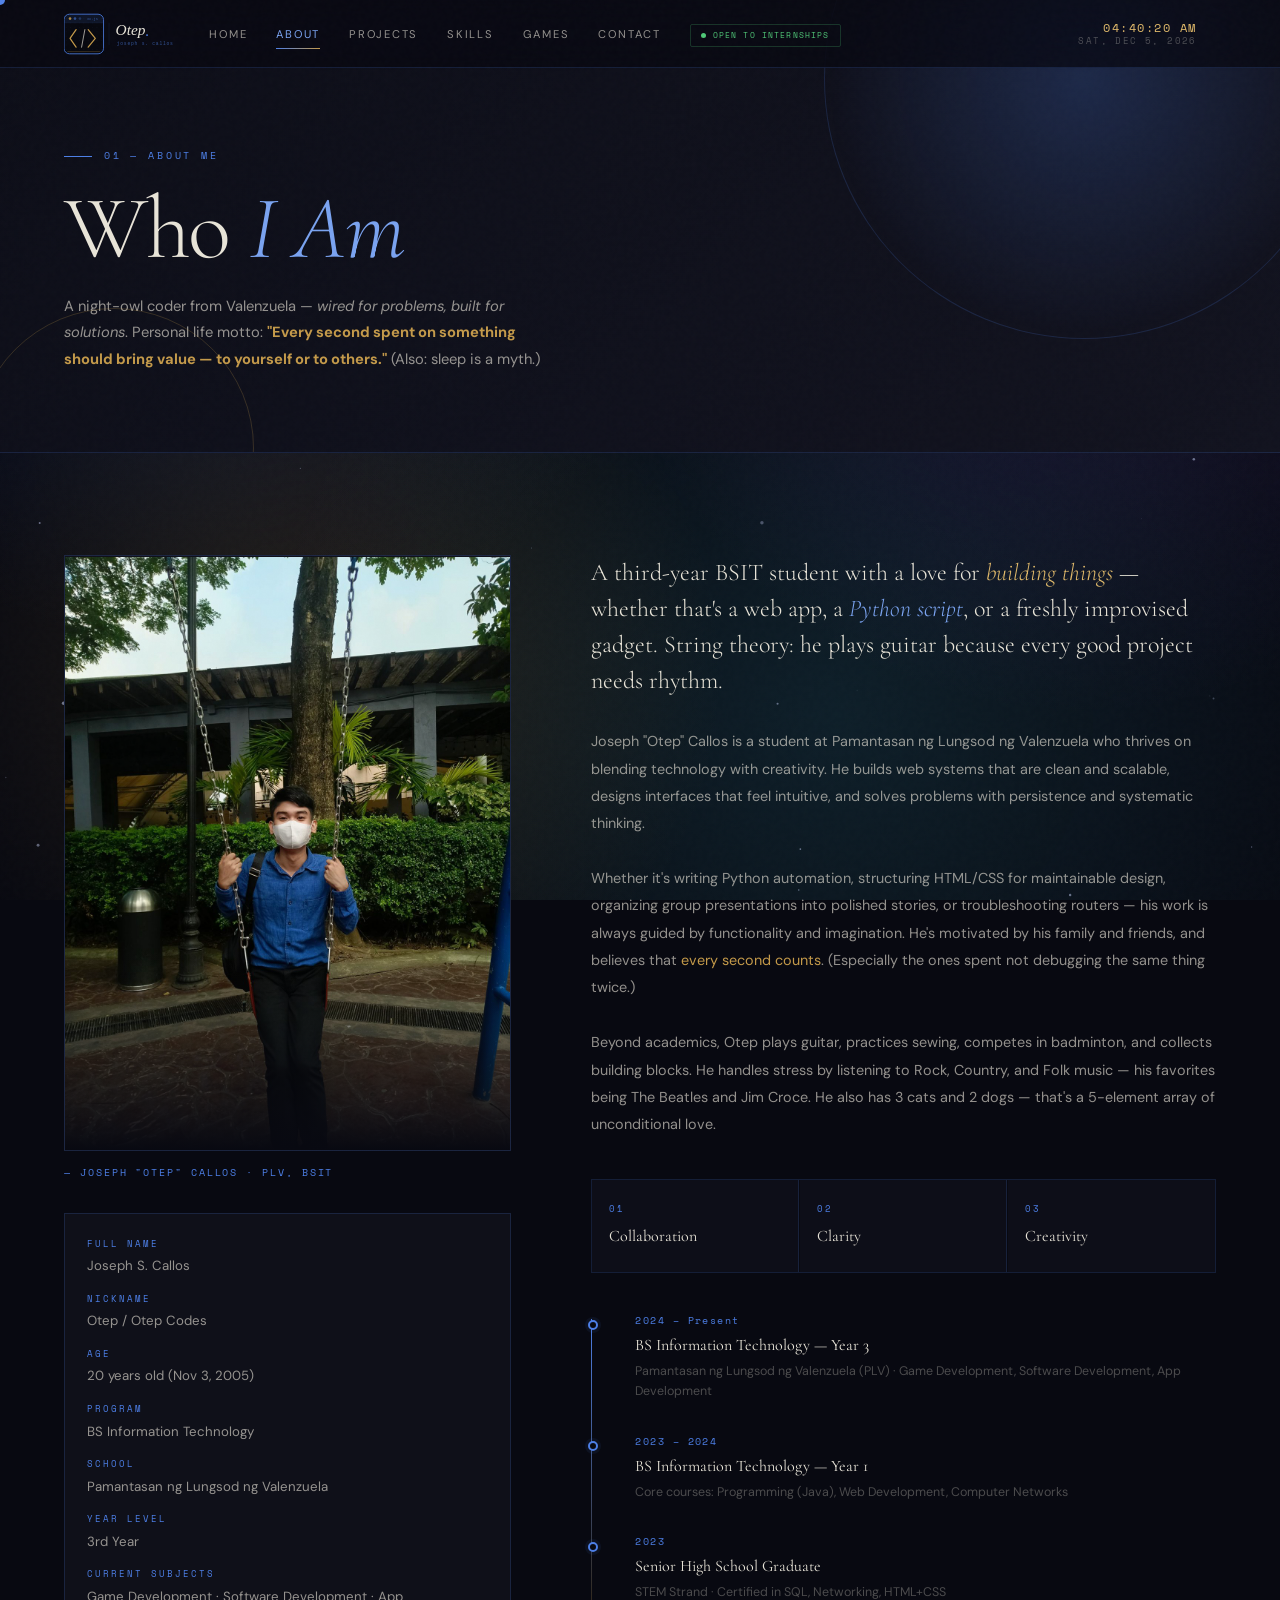
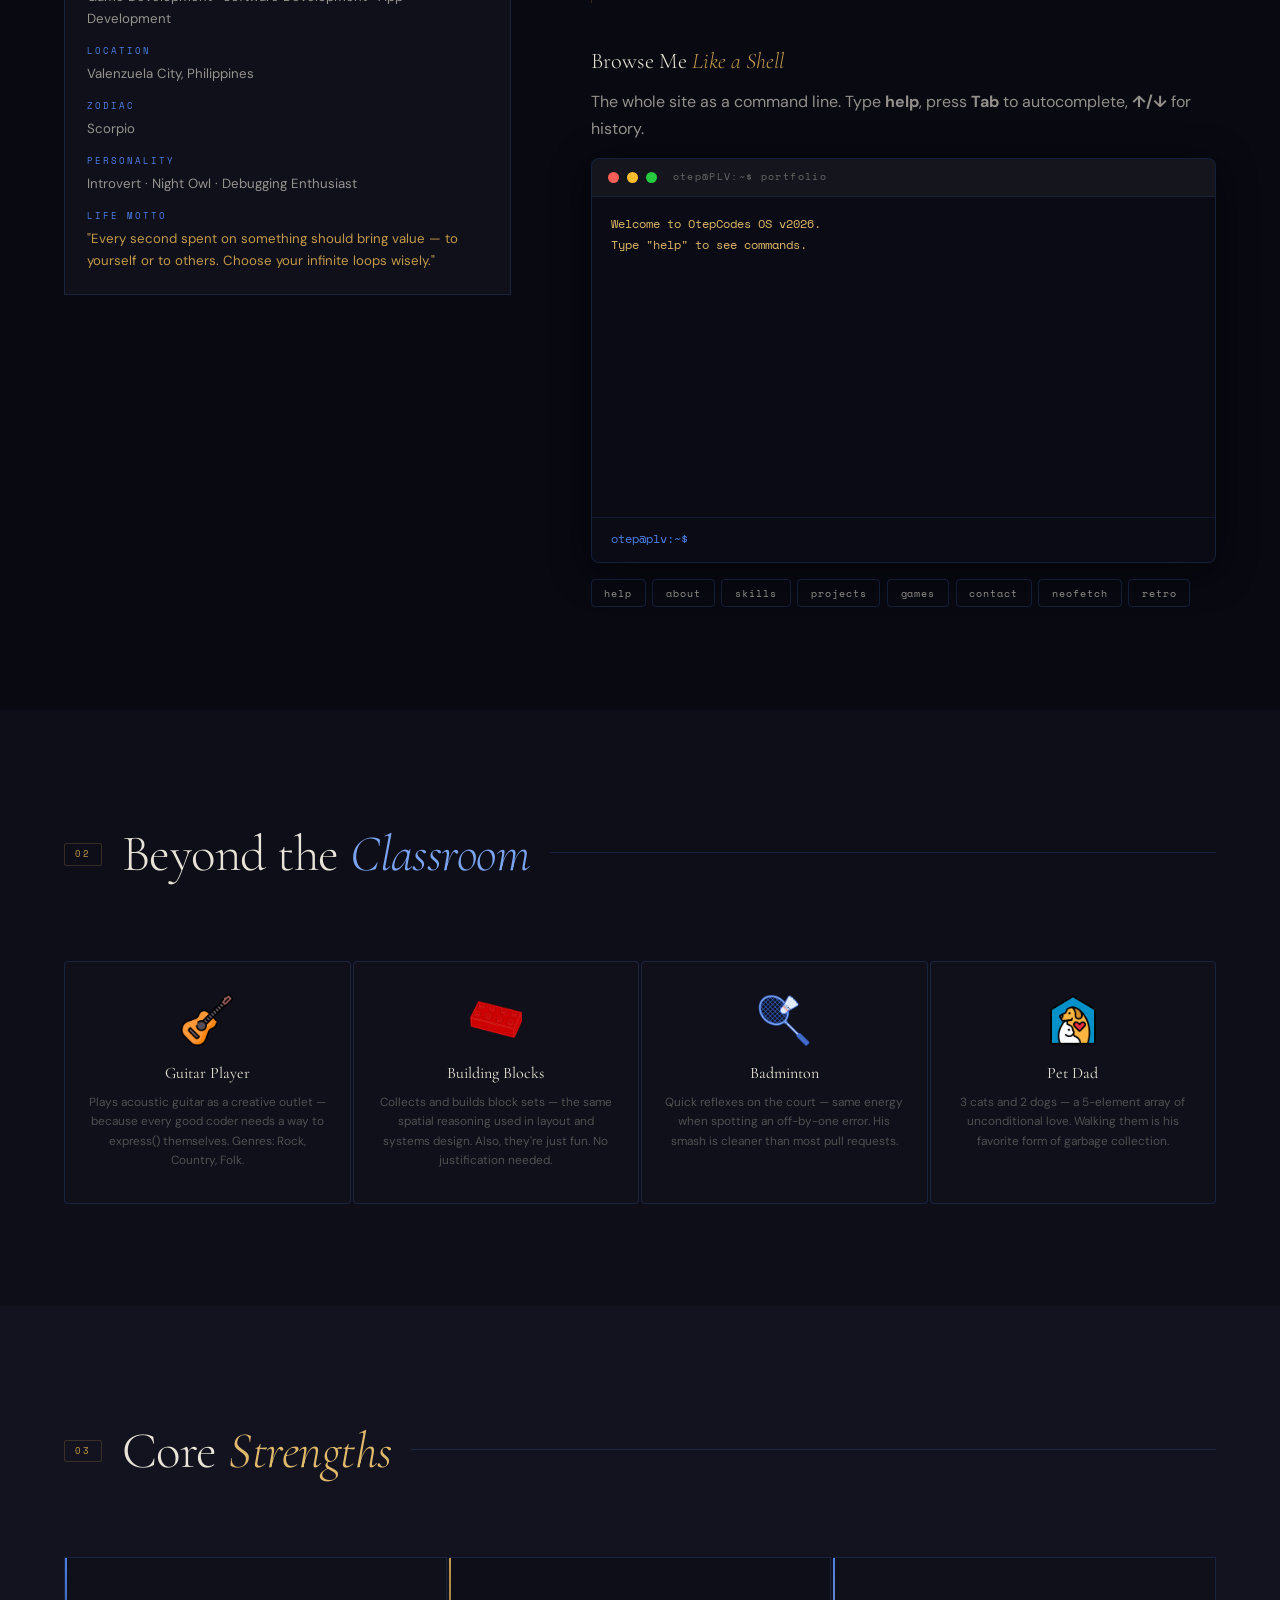
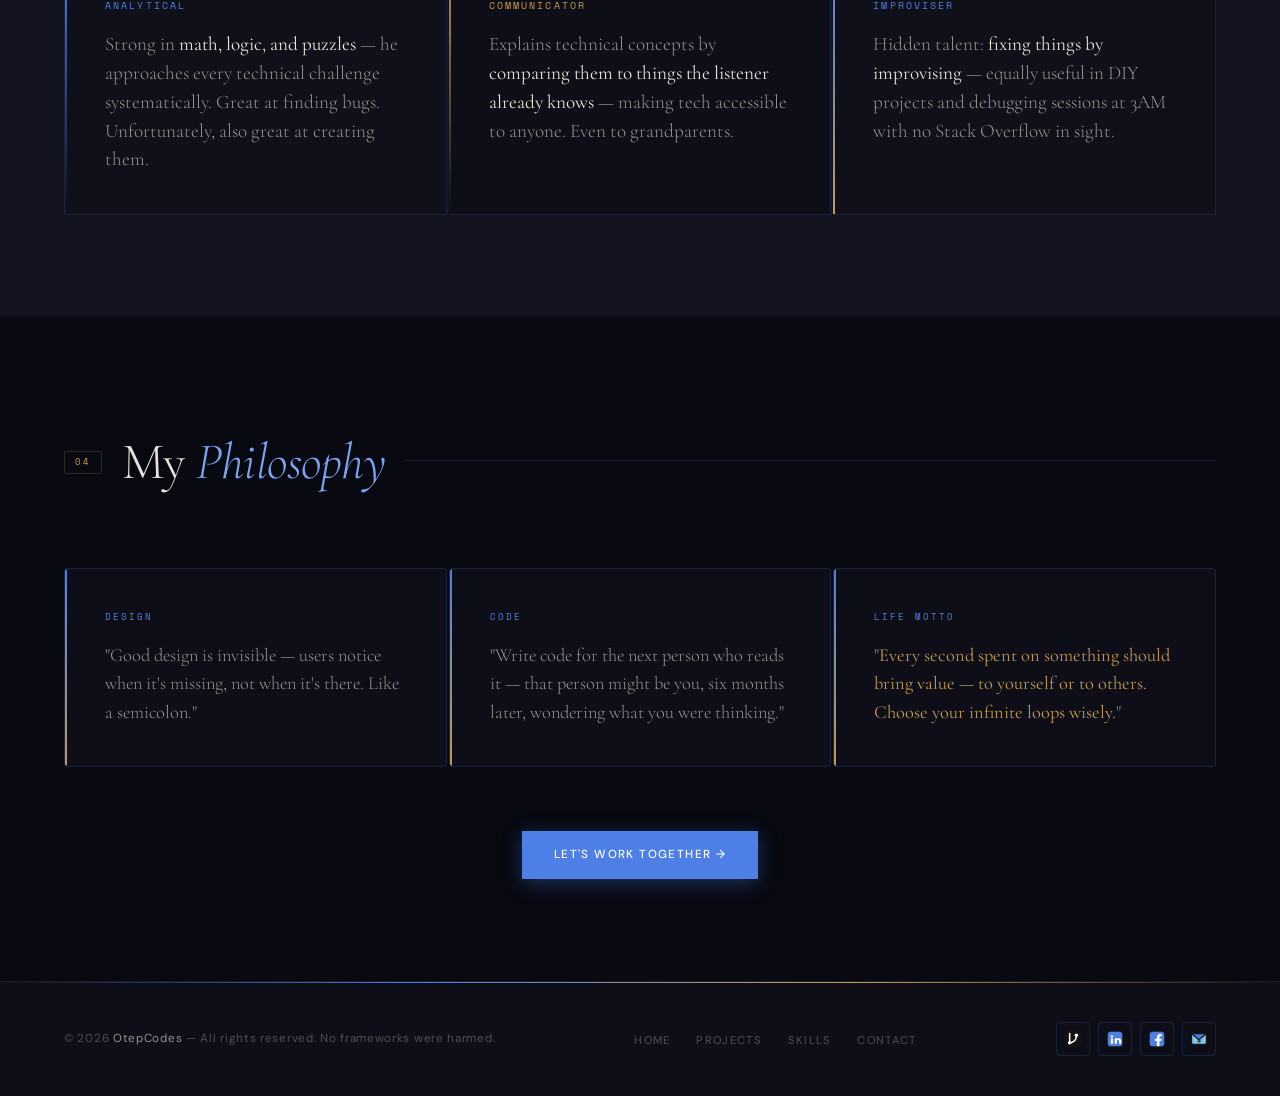
<file: about.html>
<!DOCTYPE html>
<html lang="en" data-theme="dark">
<head>
  <meta charset="UTF-8"/><meta name="viewport" content="width=device-width, initial-scale=1.0"/>
  <title>About — OtepCodes</title>
  <meta name="description" content="Learn about Joseph S. Callos, a BSIT student from PLV focused on web systems, Python, UI/UX design, networking, and practical problem solving."/>
  <meta name="theme-color" content="#080911"/>
  <meta name="color-scheme" content="dark light"/>
  <link rel="icon" href="images/logomark_dark.png"/>
  <link href="https://fonts.googleapis.com/css2?family=Cormorant+Garamond:ital,wght@0,300;0,400;0,600;1,300;1,400&family=DM+Sans:wght@300;400;500&family=Space+Mono&display=swap" rel="stylesheet"/>
  <link rel="stylesheet" href="css/styles.css"/>
  <style>
    /* Terminal widget (About page) */
    .term-wrap{max-width:900px;margin:0 auto}
    .term-win{background:#0a0b14;border:1px solid var(--border);border-radius:8px;overflow:hidden;box-shadow:0 8px 40px rgba(0,0,0,.45);font-family:var(--f-mono)}
    [data-theme="light"] .term-win{background:#1a1b2e}
    .term-bar{display:flex;align-items:center;gap:.5rem;padding:.65rem 1rem;background:rgba(255,255,255,.04);border-bottom:1px solid rgba(77,127,230,.12)}
    .term-bar .terminal-title{margin-left:.5rem;color:rgba(232,228,216,.4);font-size:.6rem;letter-spacing:.14em}
    .term-out{height:min(55vh,460px);overflow-y:auto;padding:1rem 1.2rem;font-size:.78rem;line-height:1.7;color:#e8e4d8}
    .term-out div{white-space:pre-wrap;word-break:break-word}
    .t-dim{color:rgba(232,228,216,.55)}.t-gold{color:var(--gold-lt)}.t-blue{color:var(--blue-lt)}.t-err{color:var(--red)}.t-ok{color:var(--green)}
    .term-line{display:flex;gap:.6rem;align-items:center;padding:.7rem 1.2rem;border-top:1px solid rgba(77,127,230,.12)}
    .term-line span{color:var(--blue);font-size:.78rem;flex-shrink:0}
    .term-line input{flex:1;min-width:0;background:transparent;border:0;outline:0;color:#e8e4d8;font:inherit;font-size:.82rem;caret-color:var(--gold)}
    .term-chips{display:flex;flex-wrap:wrap;gap:.4rem;margin-top:1rem}
    .term-chip{font-family:var(--f-mono);font-size:.6rem;letter-spacing:.1em;padding:.4rem .8rem;border:1px solid var(--border);background:transparent;color:var(--text-dim);cursor:pointer;border-radius:var(--radius)}
    .term-chip:hover{border-color:var(--blue);color:var(--blue);background:var(--blue-glow)}
    .term-intro{text-align:center;color:var(--text-dim);margin:-1.5rem auto 2rem;max-width:620px}
    /* Terminal panel inside the About right column (fills the space below the timeline) */
    .about-terminal{margin-top:2.5rem}
    .about-terminal .term-wrap{max-width:none}
    .about-terminal .term-out{height:320px}
    .about-terminal .term-intro{margin:0 0 1rem;text-align:left;max-width:none}
    .about-terminal h3{font-family:var(--f-display);font-weight:300;font-size:1.4rem;margin-bottom:.6rem}
    .about-terminal h3 em{font-style:italic;color:var(--gold)}
  </style>
</head>
<body>
<a class="skip-link" href="#about-bio">Skip to content</a>
<div id="progress-bar"></div><div id="cursor"></div><div id="page-cover"></div>
<div class="mobile-nav" id="mobileNav" role="dialog" aria-modal="true" aria-hidden="true">
  <div class="mob-sheet">
    <div class="mob-bar">
      <span class="terminal-dot" style="background:#ff5f57"></span>
      <span class="terminal-dot" style="background:#febc2e"></span>
      <span class="terminal-dot" style="background:#28c840"></span>
      <span class="mob-title">otep@plv:~$ menu</span>
      <button class="mob-close" onclick="closeMobile()" aria-label="Close menu">✕</button>
    </div>
    <div class="mob-grid" role="navigation" aria-label="Mobile navigation">
      <a class="mob-tile" href="index.html" onclick="closeMobile()"><span class="mob-ico"><img class="mob-ico-img" src="images/icons/home.svg" alt=""></span><span class="mob-label">Home</span><span class="mob-num">01 · start here</span></a>
      <a class="mob-tile" href="about.html" onclick="closeMobile()"><span class="mob-ico"><img class="mob-ico-img" src="images/icons/user.svg" alt=""></span><span class="mob-label">About</span><span class="mob-num">02 · who I am</span></a>
      <a class="mob-tile" href="projects.html" onclick="closeMobile()"><span class="mob-ico"><img class="mob-ico-img" src="images/icons/briefcase.svg" alt=""></span><span class="mob-label">Projects</span><span class="mob-num">03 · built things</span></a>
      <a class="mob-tile" href="skills.html" onclick="closeMobile()"><span class="mob-ico"><img class="mob-ico-img" src="images/icons/tools.svg" alt=""></span><span class="mob-label">Skills</span><span class="mob-num">04 · tools &amp; certs</span></a>
      <a class="mob-tile" href="games.html" onclick="closeMobile()"><span class="mob-ico"><img class="mob-ico-img" src="images/icons/gamepad.svg" alt=""></span><span class="mob-label">Games</span><span class="mob-num">05 · 20 mini games</span></a>
      <a class="mob-tile" href="contact.html" onclick="closeMobile()"><span class="mob-ico"><img class="mob-ico-img" src="images/icons/mail.svg" alt=""></span><span class="mob-label">Contact</span><span class="mob-num">06 · say hello</span></a>
      <a class="mob-tile" href="terminal.html" onclick="closeMobile()" style="grid-column:1/-1"><span class="mob-ico"><img class="mob-ico-img" src="images/icons/keyboard.svg" alt=""></span><span class="mob-label">Terminal</span><span class="mob-num">07 · browse me like a shell</span></a>
    </div>
    <div class="mob-foot">
      <button class="mob-theme" onclick="document.getElementById('navLogoBtn') && document.getElementById('navLogoBtn').click()"><img class="mob-theme-img" src="images/icons/theme.svg" alt=""> Toggle theme</button>
      <span class="mob-sub">OtepCodes · PLV BSIT</span>
    </div>
  </div>
</div>
<nav id="nav" aria-label="Primary navigation">
  <button class="nav-logo" id="navLogoBtn" aria-label="Toggle light/dark mode" title="Click to toggle theme">
    <img class="site-logo" src="images/logo-dark.svg" alt="OtepCodes" height="44"/>
  </button>
  <ul class="nav-links">
    <li><a href="index.html">Home</a></li><li><a href="about.html">About</a></li>
    <li><a href="projects.html">Projects</a></li><li><a href="skills.html">Skills</a></li>
    <li><a href="games.html">Games</a></li><li><a href="contact.html">Contact</a></li>
  </ul>
  <span class="nav-clock" aria-label="Manila time"><span class="nav-clock-time" data-clock-time>--:--</span><span class="nav-clock-date" data-clock-date></span></span><button class="hamburger" id="hamburger" type="button" aria-label="Open navigation" aria-controls="mobileNav" aria-expanded="false"><span></span><span></span><span></span></button>
</nav>

<header class="page-header">
  <p class="ph-label">01 — About Me</p>
  <h1 class="ph-title">Who <em>I Am</em></h1>
  <p class="ph-desc">A night-owl coder from Valenzuela — <em>wired for problems, built for solutions</em>. Personal life motto: <strong style="color:var(--gold)">"Every second spent on something should bring value — to yourself or to others."</strong> (Also: sleep is a myth.)</p>
</header>

<section id="about-bio">
  <div class="about-grid">
    <div class="about-photo-col reveal left">
      <div class="about-photo-frame">
        <img src="images/photos/me.jpg" alt="Photo of Joseph Callos"/>
      </div>
      <p class="about-photo-caption">Joseph "Otep" Callos · PLV, BSIT</p>
      <div class="info-card">
        <div class="info-row"><p class="info-label">Full Name</p><p class="info-value">Joseph S. Callos</p></div>
        <div class="info-row"><p class="info-label">Nickname</p><p class="info-value">Otep / Otep Codes</p></div>
        <div class="info-row"><p class="info-label">Age</p><p class="info-value">20 years old (Nov 3, 2005)</p></div>
        <div class="info-row"><p class="info-label">Program</p><p class="info-value">BS Information Technology</p></div>
        <div class="info-row"><p class="info-label">School</p><p class="info-value">Pamantasan ng Lungsod ng Valenzuela</p></div>
        <div class="info-row"><p class="info-label">Year Level</p><p class="info-value">3rd Year</p></div>
        <div class="info-row"><p class="info-label">Current Subjects</p><p class="info-value">Game Development · Software Development · App Development</p></div>
        <div class="info-row"><p class="info-label">Location</p><p class="info-value">Valenzuela City, Philippines</p></div>
        <div class="info-row"><p class="info-label">Zodiac</p><p class="info-value">Scorpio</p></div>
        <div class="info-row"><p class="info-label">Personality</p><p class="info-value">Introvert · Night Owl · Debugging Enthusiast</p></div>
        <div class="info-row" style="margin-bottom:0"><p class="info-label">Life Motto</p><p class="info-value" style="color:var(--gold)">"Every second spent on something should bring value — to yourself or to others. Choose your infinite loops wisely."</p></div>
      </div>
    </div>

    <div class="about-content reveal rd2">
      <p class="about-intro">
        A third-year BSIT student with a love for <em>building things</em> —
        whether that's a web app, a <span class="b">Python script</span>, or a freshly improvised gadget.
        String theory: he plays guitar because every good project needs rhythm.
      </p>
      <p class="about-body">
        Joseph "Otep" Callos is a student at Pamantasan ng Lungsod ng Valenzuela who thrives on blending technology
        with creativity. He builds web systems that are clean and scalable, designs interfaces that feel intuitive,
        and solves problems with persistence and systematic thinking.
        <br><br>
        Whether it's writing Python automation, structuring HTML/CSS for maintainable design, organizing group
        presentations into polished stories, or troubleshooting routers — his work is always guided by functionality
        and imagination. He's motivated by his family and friends, and believes that
        <strong style="color:var(--gold);font-weight:400">every second counts</strong>.
        (Especially the ones spent not debugging the same thing twice.)
        <br><br>
        Beyond academics, Otep plays guitar, practices sewing, competes in badminton, and collects building blocks.
        He handles stress by listening to Rock, Country, and Folk music — his favorites being The Beatles and Jim Croce.
        He also has 3 cats and 2 dogs — that's a 5-element array of unconditional love.
      </p>

      <div class="values-row">
        <div class="val-card"><p class="val-num">01</p><p class="val-name">Collaboration</p></div>
        <div class="val-card"><p class="val-num">02</p><p class="val-name">Clarity</p></div>
        <div class="val-card"><p class="val-num">03</p><p class="val-name">Creativity</p></div>
      </div>

      <div class="timeline">
        <div class="tl-item">
          <p class="tl-year">2024 – Present</p>
          <p class="tl-title">BS Information Technology — Year 3</p>
          <p class="tl-desc">Pamantasan ng Lungsod ng Valenzuela (PLV) · Game Development, Software Development, App Development</p>
        </div>
        <div class="tl-item">
          <p class="tl-year">2023 – 2024</p>
          <p class="tl-title">BS Information Technology — Year 1</p>
          <p class="tl-desc">Core courses: Programming (Java), Web Development, Computer Networks</p>
        </div>
        <div class="tl-item">
          <p class="tl-year">2023</p>
          <p class="tl-title">Senior High School Graduate</p>
          <p class="tl-desc">STEM Strand · Certified in SQL, Networking, HTML+CSS</p>
        </div>
      </div>

      <!-- TERMINAL — in the right column, filling the space below the timeline -->
      <div class="about-terminal reveal">
        <h3>Browse Me <em>Like a Shell</em></h3>
        <p class="term-intro">The whole site as a command line. Type <strong>help</strong>, press <strong>Tab</strong> to autocomplete, <strong>↑/↓</strong> for history.</p>
        <div class="term-wrap">
          <div class="term-win" id="termWin">
            <div class="term-bar">
              <span class="terminal-dot dot-red"></span><span class="terminal-dot dot-yellow"></span><span class="terminal-dot dot-green"></span>
              <span class="terminal-title">otep@PLV:~$ portfolio</span>
            </div>
            <div class="term-out" id="termOut" role="log" aria-live="polite"></div>
            <label class="term-line" for="termInput"><span>otep@plv:~$</span>
              <input id="termInput" type="text" autocomplete="off" autocapitalize="off" autocorrect="off" spellcheck="false" aria-label="Terminal command"/>
            </label>
          </div>
          <div class="term-chips" id="termChips" aria-label="Quick commands"></div>
        </div>
      </div>
    </div>
  </div>
</section>

<!-- FUN FACTS -->
<section id="fun-facts" style="background:var(--bg-2);">
  <div class="section-header reveal">
    <span class="section-num">02</span>
    <h2 class="section-title">Beyond the <em>Classroom</em></h2>
    <div class="section-line"></div>
  </div>
  <div class="facts-grid">
    <div class="fact-card reveal rd1">
      <img class="fact-icon-img" src="images/photos/guitar.png" alt="Guitar"/>
      <p class="fact-title">Guitar Player</p>
      <p class="fact-desc">Plays acoustic guitar as a creative outlet — because every good coder needs a way to express() themselves. Genres: Rock, Country, Folk.</p>
    </div>
    <div class="fact-card reveal rd2">
      <img class="fact-icon-img" src="images/photos/blocks.png" alt="Building Blocks"/>
      <p class="fact-title">Building Blocks</p>
      <p class="fact-desc">Collects and builds block sets — the same spatial reasoning used in layout and systems design. Also, they're just fun. No justification needed.</p>
    </div>
    <div class="fact-card reveal rd3">
      <img class="fact-icon-img" src="images/photos/badminton.png" alt="Badminton"/>
      <p class="fact-title">Badminton</p>
      <p class="fact-desc">Quick reflexes on the court — same energy when spotting an off-by-one error. His smash is cleaner than most pull requests.</p>
    </div>
    <div class="fact-card reveal rd4">
      <img class="fact-icon-img" src="images/photos/pets.png" alt="Pets"/>
      <p class="fact-title">Pet Dad</p>
      <p class="fact-desc">3 cats and 2 dogs — a 5-element array of unconditional love. Walking them is his favorite form of garbage collection.</p>
    </div>
  </div>
</section>

<!-- STRENGTH PILLARS -->
<section id="strengths" style="background:var(--bg-3);">
  <div class="section-header reveal">
    <span class="section-num">03</span>
    <h2 class="section-title">Core <span class="g">Strengths</span></h2>
    <div class="section-line"></div>
  </div>
  <div style="display:grid;grid-template-columns:repeat(3,1fr);gap:2px;" class="reveal">
    <div style="padding:2.5rem;background:var(--bg-card);border:1px solid var(--border);position:relative;overflow:hidden;">
      <div style="position:absolute;left:0;top:0;bottom:0;width:2px;background:linear-gradient(to bottom,var(--blue),transparent)"></div>
      <p style="font-family:var(--f-mono);font-size:.6rem;letter-spacing:.22em;color:var(--blue);text-transform:uppercase;margin-bottom:1rem;">Analytical</p>
      <p style="font-family:var(--f-display);font-size:1.2rem;font-weight:300;line-height:1.5;color:var(--text-dim);">Strong in <strong style="color:var(--text);font-weight:400">math, logic, and puzzles</strong> — he approaches every technical challenge systematically. Great at finding bugs. Unfortunately, also great at creating them.</p>
    </div>
    <div style="padding:2.5rem;background:var(--bg-2);border:1px solid var(--border);border-left:none;position:relative;overflow:hidden;">
      <div style="position:absolute;left:0;top:0;bottom:0;width:2px;background:linear-gradient(to bottom,var(--gold),transparent)"></div>
      <p style="font-family:var(--f-mono);font-size:.6rem;letter-spacing:.22em;color:var(--gold);text-transform:uppercase;margin-bottom:1rem;">Communicator</p>
      <p style="font-family:var(--f-display);font-size:1.2rem;font-weight:300;line-height:1.5;color:var(--text-dim);">Explains technical concepts by <strong style="color:var(--text);font-weight:400">comparing them to things the listener already knows</strong> — making tech accessible to anyone. Even to grandparents.</p>
    </div>
    <div style="padding:2.5rem;background:var(--bg-card);border:1px solid var(--border);border-left:none;position:relative;overflow:hidden;">
      <div style="position:absolute;left:0;top:0;bottom:0;width:2px;background:linear-gradient(to bottom,var(--blue),var(--gold))"></div>
      <p style="font-family:var(--f-mono);font-size:.6rem;letter-spacing:.22em;color:var(--blue);text-transform:uppercase;margin-bottom:1rem;">Improviser</p>
      <p style="font-family:var(--f-display);font-size:1.2rem;font-weight:300;line-height:1.5;color:var(--text-dim);">Hidden talent: <strong style="color:var(--text);font-weight:400">fixing things by improvising</strong> — equally useful in DIY projects and debugging sessions at 3AM with no Stack Overflow in sight.</p>
    </div>
  </div>
</section>

<!-- PHILOSOPHY -->
<section id="philosophy">
  <div class="section-header reveal">
    <span class="section-num">04</span>
    <h2 class="section-title">My <em>Philosophy</em></h2>
    <div class="section-line"></div>
  </div>
  <div class="quote-grid reveal">
    <div class="quote-card">
      <p class="quote-cat">Design</p>
      <p class="quote-text">"Good design is invisible — users notice when it's missing, not when it's there. Like a semicolon."</p>
    </div>
    <div class="quote-card">
      <p class="quote-cat">Code</p>
      <p class="quote-text">"Write code for the next person who reads it — that person might be you, six months later, wondering what you were thinking."</p>
    </div>
    <div class="quote-card">
      <p class="quote-cat">Life Motto</p>
      <p class="quote-text">"<strong style='color:var(--gold);font-weight:400'>Every second spent on something should bring value — to yourself or to others. Choose your infinite loops wisely.</strong>"</p>
    </div>
  </div>
  <div style="display:flex;justify-content:center;margin-top:4rem;" class="reveal">
    <a href="contact.html" class="btn btn-primary"><span>Let's Work Together →</span></a>
  </div>
</section>

<footer>
  <p class="footer-copy">© 2026 <strong>OtepCodes</strong> — All rights reserved. No frameworks were harmed.</p>
  <ul class="footer-links">
    <li><a href="index.html">Home</a></li><li><a href="projects.html">Projects</a></li>
    <li><a href="skills.html">Skills</a></li><li><a href="contact.html">Contact</a></li>
  </ul>
  <div class="footer-socials">
    <a href="https://github.com/otep808" target="_blank" rel="noopener noreferrer" class="social-btn" title="GitHub"><img class="social-ico-img" src="images/icons/github.svg" alt="GitHub"></a>
    <a href="https://www.linkedin.com/in/joseph-callos-329b153b8" target="_blank" rel="noopener noreferrer" class="social-btn" title="LinkedIn"><img class="social-ico-img" src="images/icons/linkedin.svg" alt="LinkedIn"></a>
    <a href="https://www.facebook.com/joseph.callos.8" target="_blank" rel="noopener noreferrer" class="social-btn" title="Facebook"><img class="social-ico-img" src="images/icons/facebook.svg" alt="Facebook"></a>
    <a href="mailto:callosjoseph818@gmail.com" class="social-btn"><img class="social-ico-img" src="images/icons/mail.svg" alt="Email"></a>
  </div>
</footer>
<script src="javascript/main.js"></script>
<script src="javascript/terminal.js"></script>
</body>
</html>
</file>
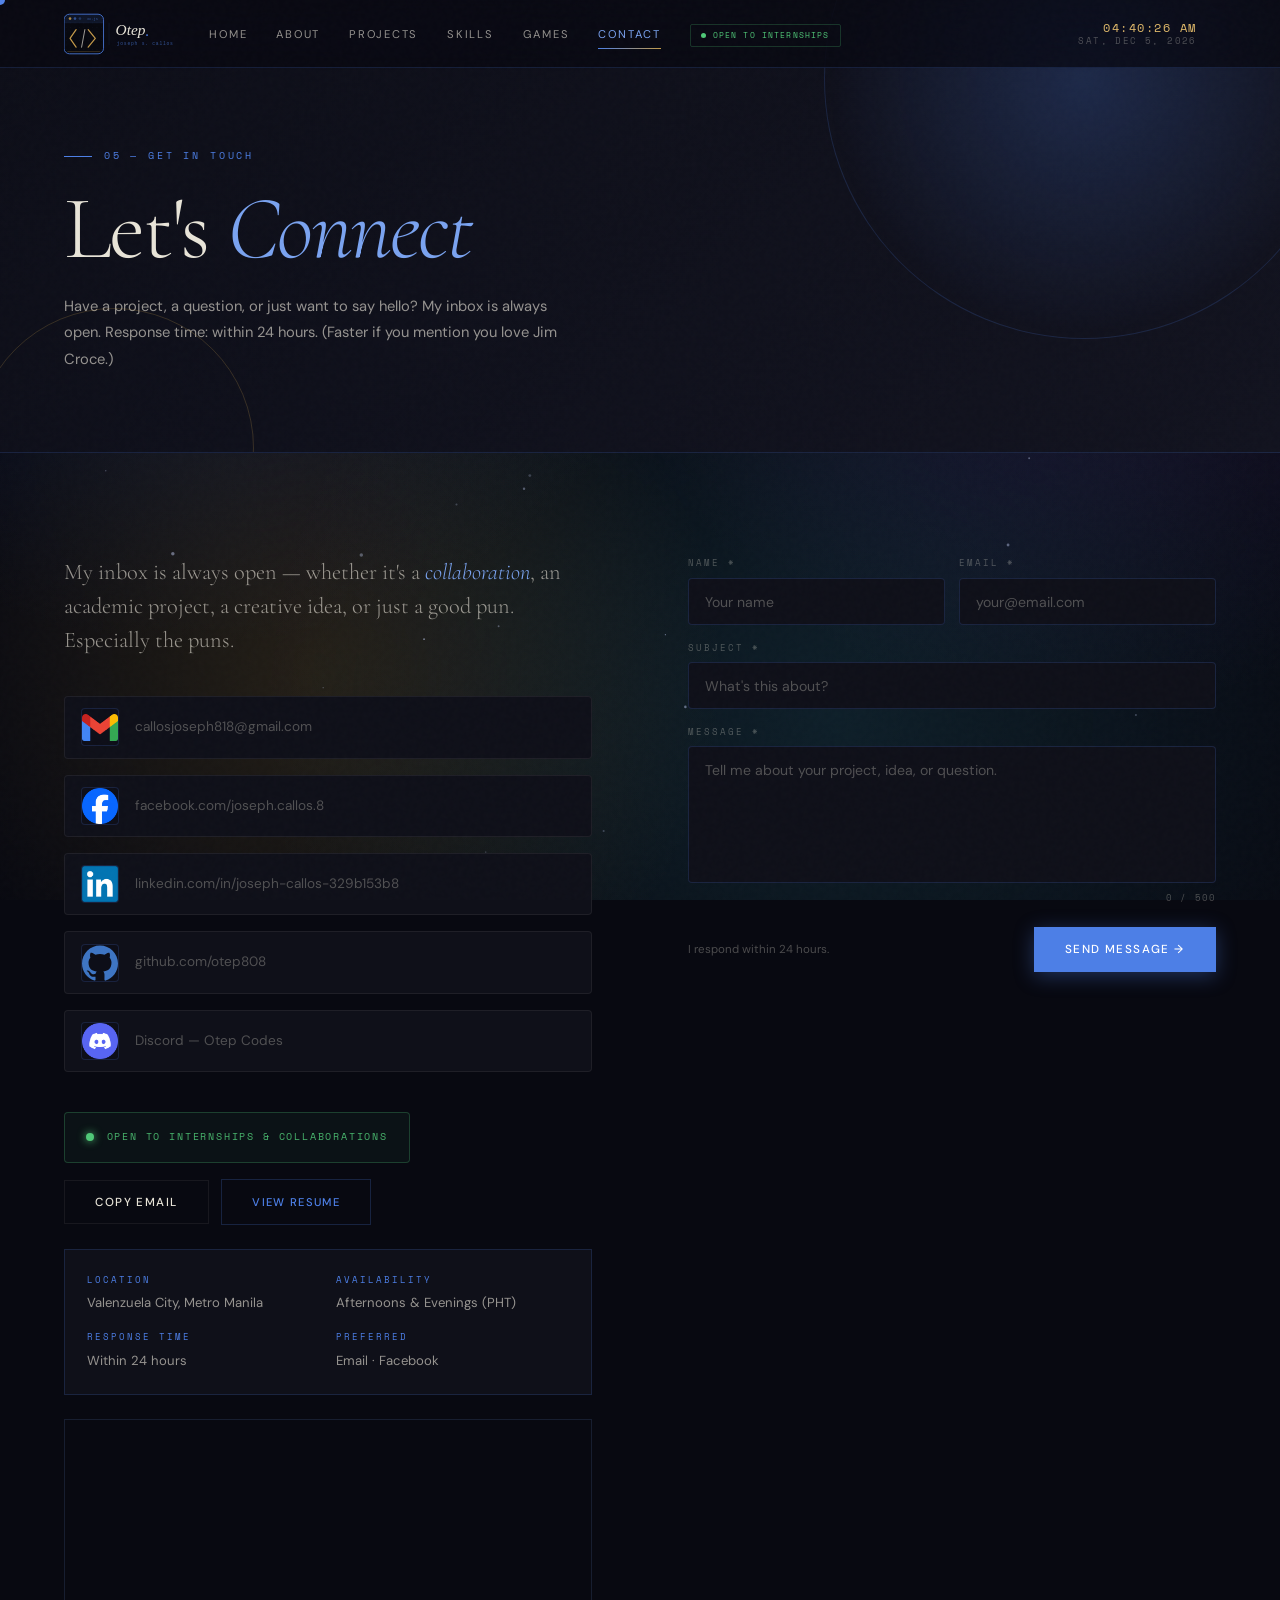
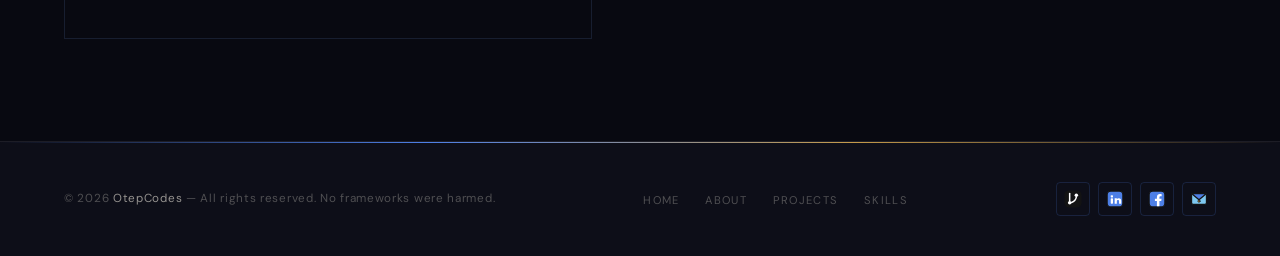
<file: contact.html>
<!DOCTYPE html>
<html lang="en" data-theme="dark">
<head>
  <meta charset="UTF-8"/><meta name="viewport" content="width=device-width, initial-scale=1.0"/>
  <title>Contact — OtepCodes</title>
  <meta name="description" content="Contact Joseph S. Callos for internships, collaborations, freelance web projects, academic work, and UI/UX or development questions."/>
  <meta name="theme-color" content="#080911"/>
  <meta name="color-scheme" content="dark light"/>
  <link rel="icon" href="images/logomark_dark.png"/>
  <link href="https://fonts.googleapis.com/css2?family=Cormorant+Garamond:ital,wght@0,300;0,400;0,600;1,300;1,400&family=DM+Sans:wght@300;400;500&family=Space+Mono&display=swap" rel="stylesheet"/>
  <link rel="stylesheet" href="css/styles.css"/>

  <!-- <script src="https://cdn.jsdelivr.net/npm/@emailjs/browser@4/dist/email.min.js"></script> -->
  <!-- <script>emailjs.init('YOUR_PUBLIC_KEY');</script> -->
</head>
<body>
<a class="skip-link" href="#contact">Skip to content</a>
<div id="progress-bar"></div><div id="cursor"></div><div id="page-cover"></div>
<div class="mobile-nav" id="mobileNav" role="dialog" aria-modal="true" aria-hidden="true">
  <div class="mob-sheet">
    <div class="mob-bar">
      <span class="terminal-dot" style="background:#ff5f57"></span>
      <span class="terminal-dot" style="background:#febc2e"></span>
      <span class="terminal-dot" style="background:#28c840"></span>
      <span class="mob-title">otep@plv:~$ menu</span>
      <button class="mob-close" onclick="closeMobile()" aria-label="Close menu">✕</button>
    </div>
    <div class="mob-grid" role="navigation" aria-label="Mobile navigation">
      <a class="mob-tile" href="index.html" onclick="closeMobile()"><span class="mob-ico"><img class="mob-ico-img" src="images/icons/home.svg" alt=""></span><span class="mob-label">Home</span><span class="mob-num">01 · start here</span></a>
      <a class="mob-tile" href="about.html" onclick="closeMobile()"><span class="mob-ico"><img class="mob-ico-img" src="images/icons/user.svg" alt=""></span><span class="mob-label">About</span><span class="mob-num">02 · who I am</span></a>
      <a class="mob-tile" href="projects.html" onclick="closeMobile()"><span class="mob-ico"><img class="mob-ico-img" src="images/icons/briefcase.svg" alt=""></span><span class="mob-label">Projects</span><span class="mob-num">03 · built things</span></a>
      <a class="mob-tile" href="skills.html" onclick="closeMobile()"><span class="mob-ico"><img class="mob-ico-img" src="images/icons/tools.svg" alt=""></span><span class="mob-label">Skills</span><span class="mob-num">04 · tools &amp; certs</span></a>
      <a class="mob-tile" href="games.html" onclick="closeMobile()"><span class="mob-ico"><img class="mob-ico-img" src="images/icons/gamepad.svg" alt=""></span><span class="mob-label">Games</span><span class="mob-num">05 · 20 mini games</span></a>
      <a class="mob-tile" href="contact.html" onclick="closeMobile()"><span class="mob-ico"><img class="mob-ico-img" src="images/icons/mail.svg" alt=""></span><span class="mob-label">Contact</span><span class="mob-num">06 · say hello</span></a>
      <a class="mob-tile" href="terminal.html" onclick="closeMobile()" style="grid-column:1/-1"><span class="mob-ico"><img class="mob-ico-img" src="images/icons/keyboard.svg" alt=""></span><span class="mob-label">Terminal</span><span class="mob-num">07 · browse me like a shell</span></a>
    </div>
    <div class="mob-foot">
      <button class="mob-theme" onclick="document.getElementById('navLogoBtn') && document.getElementById('navLogoBtn').click()"><img class="mob-theme-img" src="images/icons/theme.svg" alt=""> Toggle theme</button>
      <span class="mob-sub">OtepCodes · PLV BSIT</span>
    </div>
  </div>
</div>
<nav id="nav" aria-label="Primary navigation">
  <button class="nav-logo" id="navLogoBtn" aria-label="Toggle light/dark mode" title="Click to toggle theme">
    <img class="site-logo" src="images/logo-dark.svg" alt="OtepCodes" height="44"/>
  </button>
  <ul class="nav-links">
    <li><a href="index.html">Home</a></li><li><a href="about.html">About</a></li>
    <li><a href="projects.html">Projects</a></li><li><a href="skills.html">Skills</a></li>
    <li><a href="games.html">Games</a></li><li><a href="contact.html">Contact</a></li>
  </ul>
  <span class="nav-clock" aria-label="Manila time"><span class="nav-clock-time" data-clock-time>--:--</span><span class="nav-clock-date" data-clock-date></span></span><button class="hamburger" id="hamburger" type="button" aria-label="Open navigation" aria-controls="mobileNav" aria-expanded="false"><span></span><span></span><span></span></button>
</nav>

<header class="page-header">
  <p class="ph-label">05 — Get In Touch</p>
  <h1 class="ph-title">Let's <em>Connect</em></h1>
  <p class="ph-desc">Have a project, a question, or just want to say hello? My inbox is always open. Response time: within 24 hours. (Faster if you mention you love Jim Croce.)</p>
</header>

<section id="contact">
  <div class="contact-grid">

    <!-- Info -->
    <div class="reveal left">
      <p class="contact-intro">
        My inbox is always open — whether it's a <em>collaboration</em>, an academic project,
        a creative idea, or just a good pun. Especially the puns.
      </p>

      <div class="contact-links">
        <a href="mailto:callosjoseph818@gmail.com" class="c-link">
          <div class="c-icon"><img src="images/gmail.png" alt="Email"></div>callosjoseph818@gmail.com
        </a>
        <a href="https://www.facebook.com/joseph.callos.8" target="_blank" rel="noopener noreferrer" class="c-link">
          <div class="c-icon"><img src="images/facebook.png" alt="FB"></div>facebook.com/joseph.callos.8
        </a>
        <a href="https://www.linkedin.com/in/joseph-callos-329b153b8" target="_blank" rel="noopener noreferrer" class="c-link">
          <div class="c-icon"><img src="images/linkedIn.png" alt="LI"></div>linkedin.com/in/joseph-callos-329b153b8
        </a>
        <a href="https://github.com/otep808" target="_blank" rel="noopener noreferrer" class="c-link">
          <div class="c-icon"><img src="images/github-color.svg" alt="GH"></div>github.com/otep808
        </a>
        <a href="https://discordapp.com/users/1163857497963102219" target="_blank" rel="noopener noreferrer" class="c-link">
          <div class="c-icon"><img src="images/discord.png" alt="DC"></div>Discord — Otep Codes
        </a>
      </div>

      <div class="avail-badge">
        <span class="avail-dot"></span>
        <span class="avail-text">Open to Internships &amp; Collaborations</span>
      </div>

      <div class="contact-actions">
        <button type="button" class="btn btn-outline" id="copyEmailBtn">Copy Email</button>
        <a href="images/resume.pdf" target="_blank" rel="noopener noreferrer" class="btn btn-ghost">View Resume</a>
      </div>

      <div style="border:1px solid var(--border);padding:1.4rem;background:var(--bg-card);margin-bottom:1.5rem;transition:background .4s;">
        <div style="display:grid;grid-template-columns:1fr 1fr;gap:1rem;">
          <div>
            <p style="font-family:var(--f-mono);font-size:.56rem;letter-spacing:.22em;color:var(--blue);text-transform:uppercase;margin-bottom:.3rem;">Location</p>
            <p style="font-size:.82rem;color:var(--text-dim);">Valenzuela City, Metro Manila</p>
          </div>
          <div>
            <p style="font-family:var(--f-mono);font-size:.56rem;letter-spacing:.22em;color:var(--blue);text-transform:uppercase;margin-bottom:.3rem;">Availability</p>
            <p style="font-size:.82rem;color:var(--text-dim);">Afternoons &amp; Evenings (PHT)</p>
          </div>
          <div>
            <p style="font-family:var(--f-mono);font-size:.56rem;letter-spacing:.22em;color:var(--blue);text-transform:uppercase;margin-bottom:.3rem;">Response Time</p>
            <p style="font-size:.82rem;color:var(--text-dim);">Within 24 hours</p>
          </div>
          <div>
            <p style="font-family:var(--f-mono);font-size:.56rem;letter-spacing:.22em;color:var(--blue);text-transform:uppercase;margin-bottom:.3rem;">Preferred</p>
            <p style="font-size:.82rem;color:var(--text-dim);">Email · Facebook</p>
          </div>
        </div>
      </div>

      <iframe
        class="map-frame"
        title="Gen. T. de Leon, Valenzuela City"
        loading="lazy"
        allowfullscreen
        referrerpolicy="no-referrer-when-downgrade"
        src="https://maps.google.com/maps?q=General+T.+de+Leon,+Valenzuela+City,+Metro+Manila,+Philippines&output=embed&z=15">
      </iframe>
    </div>

    <!-- Form -->
    <div class="reveal rd2">
      <form id="contactForm" action="mailto:callosjoseph818@gmail.com" method="post" enctype="text/plain" novalidate>
        <div class="form-row">
          <div class="form-group">
            <label for="fname">Name *</label>
            <input type="text" id="fname" name="name" placeholder="Your name" autocomplete="name" required aria-describedby="err-fname"/>
            <span class="field-error" id="err-fname" role="alert">Please enter your name.</span>
          </div>
          <div class="form-group">
            <label for="femail">Email *</label>
            <input type="email" id="femail" name="email" placeholder="your@email.com" autocomplete="email" required aria-describedby="err-femail"/>
            <span class="field-error" id="err-femail" role="alert">Please enter a valid email.</span>
          </div>
        </div>
        <div class="form-group full" style="margin-bottom:.9rem;">
          <label for="fsubject">Subject *</label>
          <input type="text" id="fsubject" name="subject" placeholder="What's this about?" autocomplete="off" required aria-describedby="err-fsubject"/>
          <span class="field-error" id="err-fsubject" role="alert">Please enter a subject.</span>
        </div>
        <div class="form-group full">
          <label for="fmsg">Message *</label>
          <textarea id="fmsg" name="message" rows="6" maxlength="500" placeholder="Tell me about your project, idea, or question." required aria-describedby="err-fmsg"></textarea>
          <span class="field-error" id="err-fmsg" role="alert">Please write at least 10 characters.</span>
        </div>
        <p style="font-family:var(--f-mono);font-size:.58rem;letter-spacing:.12em;color:var(--text-faint);text-align:right;margin-top:.4rem;">
          <span id="charCount">0</span> / 500
        </p>
        <div class="form-footer">
          <p class="form-note">I respond within 24 hours.</p>
          <button type="submit" class="btn btn-primary" id="submitBtn">
            <span id="btnText">Send Message →</span>
          </button>
        </div>
        <div class="form-success" id="formSuccess">
          <p>✓ Email draft opened. I will reply within 24 hours once your message is sent.</p>
        </div>
      </form>
    </div>
  </div>
</section>

<footer>
  <p class="footer-copy">© 2026 <strong>OtepCodes</strong> — All rights reserved. No frameworks were harmed.</p>
  <ul class="footer-links">
    <li><a href="index.html">Home</a></li><li><a href="about.html">About</a></li>
    <li><a href="projects.html">Projects</a></li><li><a href="skills.html">Skills</a></li>
  </ul>
  <div class="footer-socials">
    <a href="https://github.com/otep808" target="_blank" rel="noopener noreferrer" class="social-btn" title="GitHub"><img class="social-ico-img" src="images/icons/github.svg" alt="GitHub"></a>
    <a href="https://www.linkedin.com/in/joseph-callos-329b153b8" target="_blank" rel="noopener noreferrer" class="social-btn" title="LinkedIn"><img class="social-ico-img" src="images/icons/linkedin.svg" alt="LinkedIn"></a>
    <a href="https://www.facebook.com/joseph.callos.8" target="_blank" rel="noopener noreferrer" class="social-btn" title="Facebook"><img class="social-ico-img" src="images/icons/facebook.svg" alt="Facebook"></a>
    <a href="mailto:callosjoseph818@gmail.com" class="social-btn"><img class="social-ico-img" src="images/icons/mail.svg" alt="Email"></a>
  </div>
</footer>
<script src="javascript/main.js"></script>
</body>
</html>
</file>
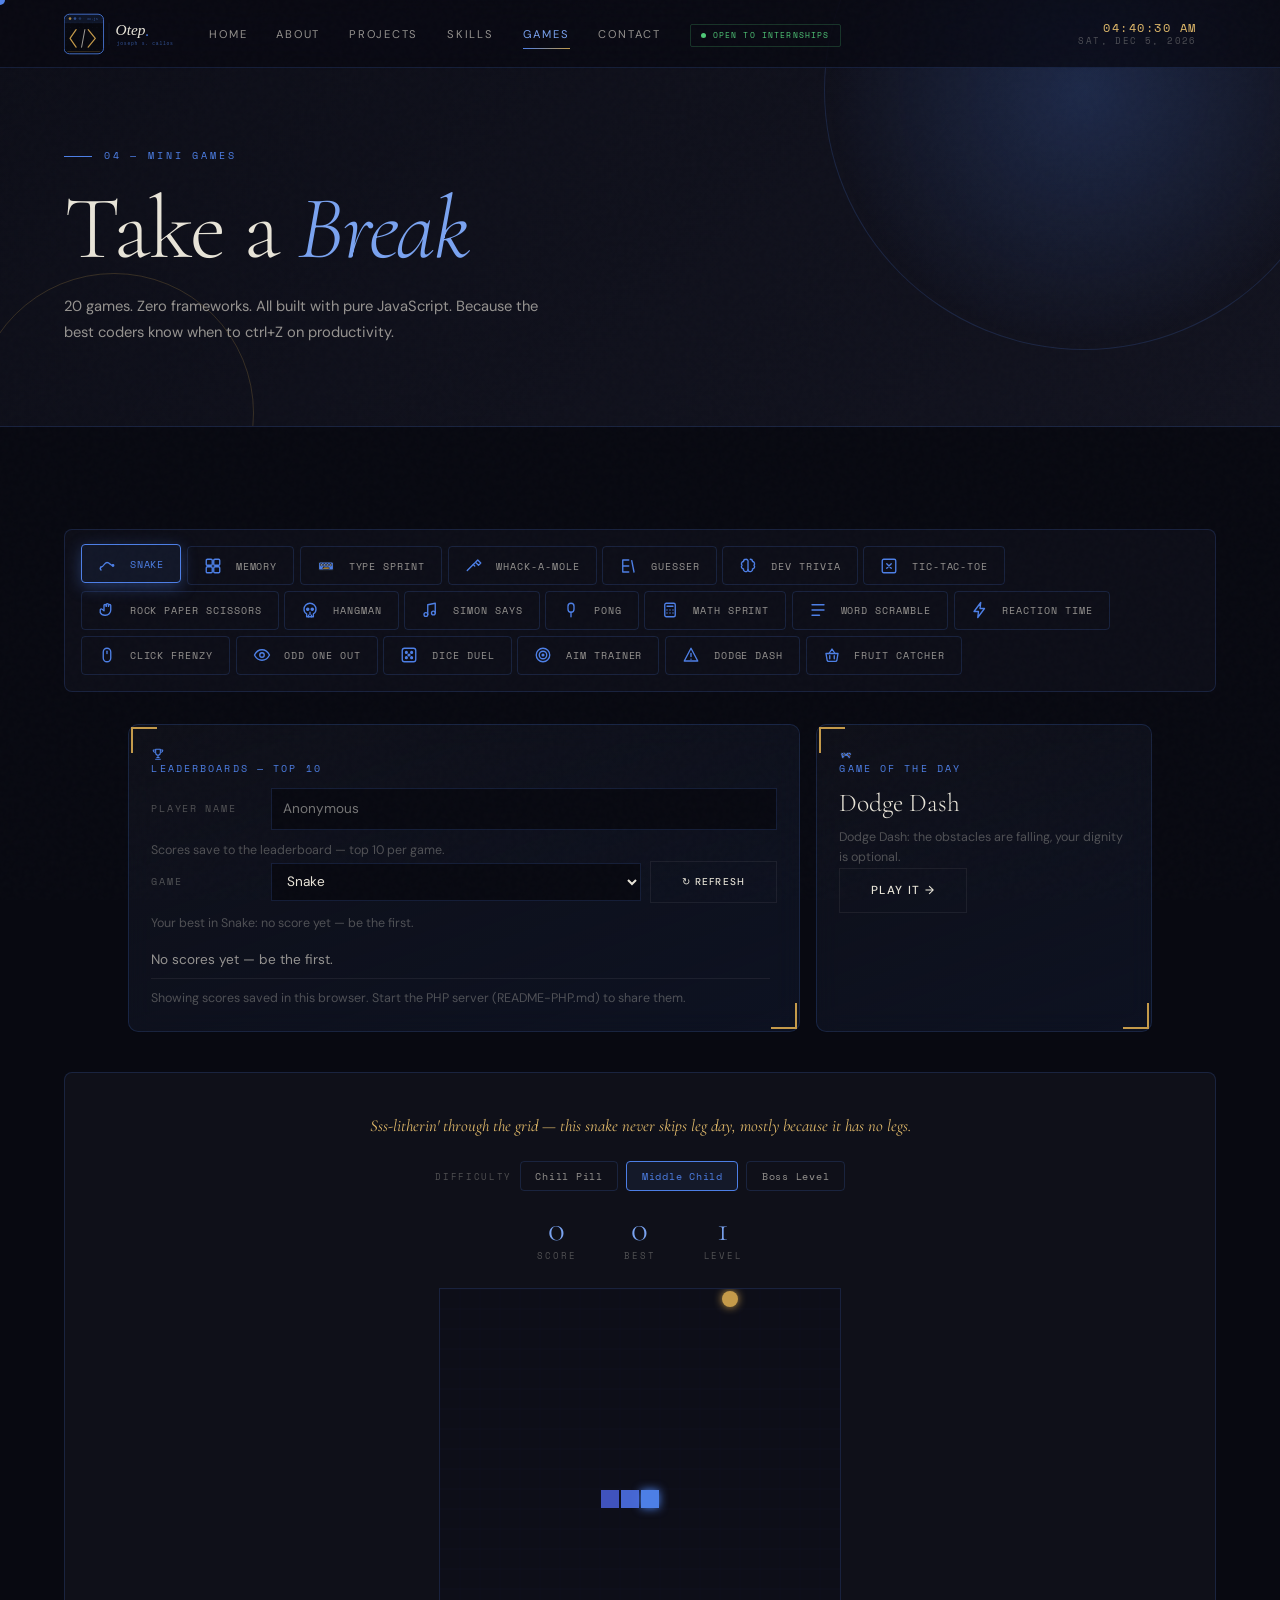
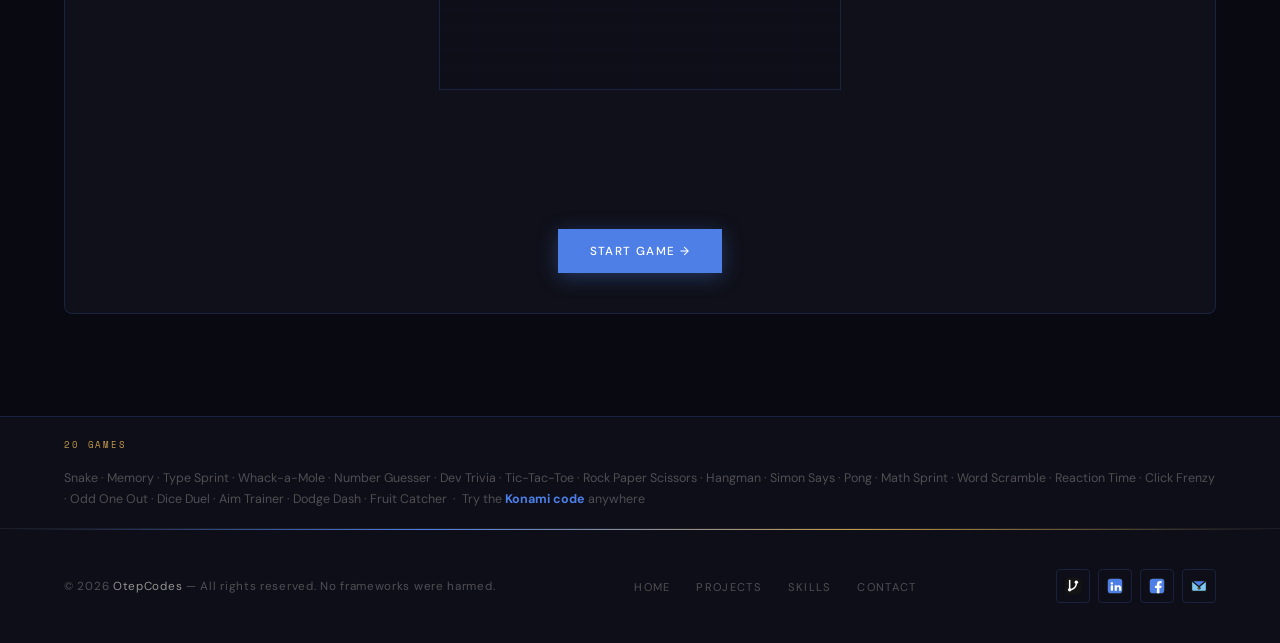
<file: games.html>
<!DOCTYPE html>
<html lang="en" data-theme="dark">
<head>
  <meta charset="UTF-8"/><meta name="viewport" content="width=device-width, initial-scale=1.0"/>
  <title>Mini Games — OtepCodes</title>
  <meta name="description" content="Play 20 mini games built with vanilla JavaScript by Joseph S. Callos, including Snake, Memory, Type Sprint, Pong, Math Sprint, Click Frenzy, Odd One Out, Dice Duel, and more — with leaderboards."/>
  <meta name="theme-color" content="#080911"/>
  <meta name="color-scheme" content="dark light"/>
  <link rel="icon" href="images/logomark_dark.png"/>
  <link href="https://fonts.googleapis.com/css2?family=Cormorant+Garamond:ital,wght@0,300;0,400;0,600;1,300;1,400&family=DM+Sans:wght@300;400;500&family=Space+Mono&display=swap" rel="stylesheet"/>
  <link rel="stylesheet" href="css/styles.css"/>
</head>
<body>
<a class="skip-link" href="#games">Skip to content</a>
<div id="progress-bar"></div><div id="cursor"></div><div id="page-cover"></div>
<div class="mobile-nav" id="mobileNav" role="dialog" aria-modal="true" aria-hidden="true">
  <div class="mob-sheet">
    <div class="mob-bar">
      <span class="terminal-dot" style="background:#ff5f57"></span>
      <span class="terminal-dot" style="background:#febc2e"></span>
      <span class="terminal-dot" style="background:#28c840"></span>
      <span class="mob-title">otep@plv:~$ menu</span>
      <button class="mob-close" onclick="closeMobile()" aria-label="Close menu">✕</button>
    </div>
    <div class="mob-grid" role="navigation" aria-label="Mobile navigation">
      <a class="mob-tile" href="index.html" onclick="closeMobile()"><span class="mob-ico"><img class="mob-ico-img" src="images/icons/home.svg" alt=""></span><span class="mob-label">Home</span><span class="mob-num">01 · start here</span></a>
      <a class="mob-tile" href="about.html" onclick="closeMobile()"><span class="mob-ico"><img class="mob-ico-img" src="images/icons/user.svg" alt=""></span><span class="mob-label">About</span><span class="mob-num">02 · who I am</span></a>
      <a class="mob-tile" href="projects.html" onclick="closeMobile()"><span class="mob-ico"><img class="mob-ico-img" src="images/icons/briefcase.svg" alt=""></span><span class="mob-label">Projects</span><span class="mob-num">03 · built things</span></a>
      <a class="mob-tile" href="skills.html" onclick="closeMobile()"><span class="mob-ico"><img class="mob-ico-img" src="images/icons/tools.svg" alt=""></span><span class="mob-label">Skills</span><span class="mob-num">04 · tools &amp; certs</span></a>
      <a class="mob-tile" href="games.html" onclick="closeMobile()"><span class="mob-ico"><img class="mob-ico-img" src="images/icons/gamepad.svg" alt=""></span><span class="mob-label">Games</span><span class="mob-num">05 · 20 mini games</span></a>
      <a class="mob-tile" href="contact.html" onclick="closeMobile()"><span class="mob-ico"><img class="mob-ico-img" src="images/icons/mail.svg" alt=""></span><span class="mob-label">Contact</span><span class="mob-num">06 · say hello</span></a>
      <a class="mob-tile" href="terminal.html" onclick="closeMobile()" style="grid-column:1/-1"><span class="mob-ico"><img class="mob-ico-img" src="images/icons/keyboard.svg" alt=""></span><span class="mob-label">Terminal</span><span class="mob-num">07 · browse me like a shell</span></a>
    </div>
    <div class="mob-foot">
      <button class="mob-theme" onclick="document.getElementById('navLogoBtn') && document.getElementById('navLogoBtn').click()"><img class="mob-theme-img" src="images/icons/theme.svg" alt=""> Toggle theme</button>
      <span class="mob-sub">OtepCodes · PLV BSIT</span>
    </div>
  </div>
</div>
<nav id="nav" aria-label="Primary navigation">
  <button class="nav-logo" id="navLogoBtn" aria-label="Toggle light/dark mode" title="Click to toggle theme">
    <img class="site-logo" src="images/logo-dark.svg" alt="OtepCodes" height="44"/>
  </button>
  <ul class="nav-links">
    <li><a href="index.html">Home</a></li><li><a href="about.html">About</a></li>
    <li><a href="projects.html">Projects</a></li><li><a href="skills.html">Skills</a></li>
    <li><a href="games.html">Games</a></li><li><a href="contact.html">Contact</a></li>
  </ul>
  <span class="nav-clock" aria-label="Manila time"><span class="nav-clock-time" data-clock-time>--:--</span><span class="nav-clock-date" data-clock-date></span></span><button class="hamburger" id="hamburger" type="button" aria-label="Open navigation" aria-controls="mobileNav" aria-expanded="false"><span></span><span></span><span></span></button>
</nav>

<header class="page-header">
  <p class="ph-label">04 — Mini Games</p>
  <h1 class="ph-title">Take a <em>Break</em></h1>
  <p class="ph-desc">20 games. Zero frameworks. All built with pure JavaScript. Because the best coders know when to ctrl+Z on productivity.</p>
</header>

<section id="games" style="background:var(--bg);">

  <div class="game-tabs" id="gameTabs">
    <button class="game-tab-btn active" data-game="snake"><img class="game-tab-img" src="images/icons/snake.svg" alt=""> Snake</button>
    <button class="game-tab-btn" data-game="memory"><img class="game-tab-img" src="images/icons/memory.svg" alt=""> Memory</button>
    <button class="game-tab-btn" data-game="typer"><img class="game-tab-img" src="images/icons/keyboard.svg" alt=""> Type Sprint</button>
    <button class="game-tab-btn" data-game="mole"><img class="game-tab-img" src="images/icons/hammer.svg" alt=""> Whack-a-Mole</button>
    <button class="game-tab-btn" data-game="guess"><img class="game-tab-img" src="images/icons/numbers.svg" alt=""> Guesser</button>
    <button class="game-tab-btn" data-game="quiz"><img class="game-tab-img" src="images/icons/brain.svg" alt=""> Dev Trivia</button>
    <button class="game-tab-btn" data-game="ttt"><img class="game-tab-img" src="images/icons/grid-xo.svg" alt=""> Tic-Tac-Toe</button>
    <button class="game-tab-btn" data-game="rps"><img class="game-tab-img" src="images/icons/hand-rock.svg" alt=""> Rock Paper Scissors</button>
    <button class="game-tab-btn" data-game="hang"><img class="game-tab-img" src="images/icons/skull.svg" alt=""> Hangman</button>
    <button class="game-tab-btn" data-game="simon"><img class="game-tab-img" src="images/icons/music.svg" alt=""> Simon Says</button>
    <button class="game-tab-btn" data-game="pong"><img class="game-tab-img" src="images/icons/paddle.svg" alt=""> Pong</button>
    <button class="game-tab-btn" data-game="math"><img class="game-tab-img" src="images/icons/calculator.svg" alt=""> Math Sprint</button>
    <button class="game-tab-btn" data-game="scramble"><img class="game-tab-img" src="images/icons/letters.svg" alt=""> Word Scramble</button>
    <button class="game-tab-btn" data-game="reaction"><img class="game-tab-img" src="images/icons/bolt.svg" alt=""> Reaction Time</button>
    <button class="game-tab-btn" data-game="click"><img class="game-tab-img" src="images/icons/mouse.svg" alt=""> Click Frenzy</button>
    <button class="game-tab-btn" data-game="odd"><img class="game-tab-img" src="images/icons/eye.svg" alt=""> Odd One Out</button>
    <button class="game-tab-btn" data-game="dice"><img class="game-tab-img" src="images/icons/die.svg" alt=""> Dice Duel</button>
    <button class="game-tab-btn" data-game="aim"><img class="game-tab-img" src="images/icons/target.svg" alt=""> Aim Trainer</button>
    <button class="game-tab-btn" data-game="dodge"><img class="game-tab-img" src="images/icons/dodge.svg" alt=""> Dodge Dash</button>
    <button class="game-tab-btn" data-game="catch"><img class="game-tab-img" src="images/icons/basket.svg" alt=""> Fruit Catcher</button>
  </div>

  <section class="games-widgets" aria-label="Player and leaderboards">
    <div class="widget-card lb-card">
      <p class="widget-label"><img class="widget-img" src="images/icons/trophy.svg" alt=""> Leaderboards — Top 10</p>
      <div class="lb-row">
        <label class="lb-label" for="playerName">Player name</label>
        <input id="playerName" type="text" maxlength="30" placeholder="Anonymous" autocomplete="off"/>
      </div>
      <p class="widget-note">Scores save to the leaderboard — top 10 per game.</p>
      <div class="lb-row">
        <label class="lb-label" for="lbGame">Game</label>
        <select id="lbGame" aria-label="Choose a game leaderboard"></select>
        <button class="btn btn-outline" id="lbRefresh" type="button" style="font-size:.62rem;">↻ Refresh</button>
      </div>
      <p class="widget-note" id="lbBest"></p>
      <ol class="lb-list" id="lbList"><li>Loading…</li></ol>
      <p class="widget-note" id="lbNote"></p>
    </div>
    <div class="widget-card gotd-card">
      <p class="widget-label"><img class="widget-img" src="images/icons/gamepad.svg" alt=""> Game of the Day</p>
      <h3 class="widget-gotd" id="gamesGotdName">—</h3>
      <p class="widget-note" id="gamesGotdPun">—</p>
      <button class="btn btn-outline" id="gamesGotdPlay" type="button">Play it →</button>
    </div>
  </section>

  <!-- G1 SNAKE -->
  <div class="game-panel active" id="game-snake">
    <p class="game-pun">Sss-litherin' through the grid — this snake never skips leg day, mostly because it has no legs.</p>
    <div class="diff-row" data-diff="snake" role="group" aria-label="Difficulty for this game"><span class="diff-label">Difficulty</span><button class="diff-btn" type="button" data-diff-btn="chill">Chill Pill</button><button class="diff-btn active" type="button" data-diff-btn="normal" aria-pressed="true">Middle Child</button><button class="diff-btn" type="button" data-diff-btn="hard">Boss Level</button></div>
    <div class="snake-wrap">
      <div class="snake-hud">
        <div class="snake-stat"><div class="snake-stat-num" id="snakeScore">0</div><div class="snake-stat-label">Score</div></div>
        <div class="snake-stat"><div class="snake-stat-num" id="snakeHigh">0</div><div class="snake-stat-label">Best</div></div>
        <div class="snake-stat"><div class="snake-stat-num" id="snakeLevel">1</div><div class="snake-stat-label">Level</div></div>
      </div>
      <canvas id="snakeCanvas" width="400" height="400"></canvas>
      <p class="snake-msg" id="snakeMsg">Press <kbd style="font-family:var(--f-mono);font-size:.75em;border:1px solid var(--border);padding:.1em .4em;border-radius:3px;">Space</kbd> or tap Start. The snake is hungry.</p>
      <p class="rage-quote" id="rage-snake" aria-live="polite"></p>
      <div class="snake-controls">
        <button class="btn btn-primary" id="snakeStart"><span id="snakeStartTxt">Start Game →</span></button>
      </div>
      <div class="dpad" id="dpad">
        <div></div><button class="dpad-btn" id="dUp">▲</button><div></div>
        <button class="dpad-btn" id="dLeft">◀</button>
        <div class="dpad-btn dpad-center"><img class="dpad-img" src="images/icons/snake.svg" alt=""></div>
        <button class="dpad-btn" id="dRight">▶</button>
        <div></div><button class="dpad-btn" id="dDown">▼</button><div></div>
      </div>
    </div>
  </div>

  <!-- G2 MEMORY -->
  <div class="game-panel" id="game-memory">
    <p class="game-pun">A match made in RAM — forget-me-not, literally.</p>
    <div class="diff-row" data-diff="memory" role="group" aria-label="Difficulty for this game"><span class="diff-label">Difficulty</span><button class="diff-btn" type="button" data-diff-btn="chill">Chill Pill</button><button class="diff-btn active" type="button" data-diff-btn="normal" aria-pressed="true">Middle Child</button><button class="diff-btn" type="button" data-diff-btn="hard">Boss Level</button></div>
    <div class="memory-hud">
      <div class="memory-stat"><div class="memory-stat-num" id="memMoves">0</div><div class="memory-stat-label">Moves</div></div>
      <div class="memory-stat"><div class="memory-stat-num" id="memTime">0</div><div class="memory-stat-label">Seconds</div></div>
      <div class="memory-stat"><div class="memory-stat-num" id="memPairs">0 / 8</div><div class="memory-stat-label">Pairs</div></div>
      <div style="display:flex;align-items:center;margin-left:auto;">
        <button class="btn btn-outline" id="memRestart" style="font-size:.62rem;">↺ New Game</button>
      </div>
    </div>
    <div class="memory-grid" id="memGrid"></div>
    <div class="memory-win" id="memWin">
      <h3>Matched!</h3>
      <p id="memWinMsg">All pairs found!</p>
      <button class="btn btn-primary" id="memWinBtn"><span>Play Again →</span></button>
    </div>
  </div>

  <!-- G3 TYPE SPRINT -->
  <div class="game-panel" id="game-typer">
    <p class="game-pun">Type fast or type furiously — either way, the keyboard is judging you.</p>
    <div class="diff-row" data-diff="typer" role="group" aria-label="Difficulty for this game"><span class="diff-label">Difficulty</span><button class="diff-btn" type="button" data-diff-btn="chill">Chill Pill</button><button class="diff-btn active" type="button" data-diff-btn="normal" aria-pressed="true">Middle Child</button><button class="diff-btn" type="button" data-diff-btn="hard">Boss Level</button></div>
    <div class="typer-wrap">
      <div style="display:flex;align-items:center;justify-content:space-between;margin-bottom:.8rem;flex-wrap:wrap;gap:.8rem;">
        <p style="font-family:var(--f-mono);font-size:.6rem;letter-spacing:.2em;color:var(--blue);text-transform:uppercase;">Challenge <span id="typerNum">1</span> of <span id="typerTotal">10</span></p>
        <button class="btn btn-outline" id="typerSkip" style="font-size:.6rem;">↷ Skip</button>
      </div>
      <div class="typer-quote-box" id="typerDisplay" aria-hidden="true"></div>
      <textarea class="typer-input" id="typerInput" rows="3" placeholder="Start typing the phrase above…" autocomplete="off" autocorrect="off" autocapitalize="off" spellcheck="false"></textarea>
      <div class="typer-hud">
        <div class="typer-stat"><div class="typer-stat-num" id="typerWPM">—</div><div class="typer-stat-label">WPM</div></div>
        <div class="typer-stat"><div class="typer-stat-num" id="typerAcc">—</div><div class="typer-stat-label">Accuracy</div></div>
        <div class="typer-stat"><div class="typer-stat-num" id="typerTime">0s</div><div class="typer-stat-label">Time</div></div>
      </div>
      <div class="typer-result" id="typerResult">
        <div><p class="typer-result-title">Done!</p><p style="font-size:.78rem;color:var(--text-faint);">Here's the breakdown:</p></div>
        <div class="typer-result-stats" id="typerResultStats"></div>
        <button class="btn btn-primary" id="typerNext"><span>Next →</span></button>
      </div>
    </div>
  </div>

  <!-- G4 WHACK-A-MOLE -->
  <div class="game-panel" id="game-mole">
    <p class="game-pun">Whack-a-Mole: the only job where hitting things at work is encouraged.</p>
    <div class="diff-row" data-diff="mole" role="group" aria-label="Difficulty for this game"><span class="diff-label">Difficulty</span><button class="diff-btn" type="button" data-diff-btn="chill">Chill Pill</button><button class="diff-btn active" type="button" data-diff-btn="normal" aria-pressed="true">Middle Child</button><button class="diff-btn" type="button" data-diff-btn="hard">Boss Level</button></div>
    <div class="mole-wrap">
      <div class="mole-hud">
        <div class="mole-stat"><div class="mole-stat-num" id="moleScore">0</div><div class="mole-stat-label">Score</div></div>
        <div class="mole-stat"><div class="mole-stat-num" id="moleTime">30</div><div class="mole-stat-label">Time</div></div>
        <div class="mole-stat"><div class="mole-stat-num" id="moleHigh">0</div><div class="mole-stat-label">Best</div></div>
      </div>
      <div class="mole-grid" id="moleGrid"></div>
      <p class="mole-msg" id="moleMsg">Click Start and whack those moles!</p>
      <div class="mole-controls">
        <button class="btn btn-primary" id="moleStart"><span id="moleStartTxt">Start Game →</span></button>
      </div>
    </div>
  </div>

  <!-- G5 NUMBER GUESSER -->
  <div class="game-panel" id="game-guess">
    <p class="game-pun">It's thinking of a number. Spoiler: it's not 42. Probably.</p>
    <div class="diff-row" data-diff="guess" role="group" aria-label="Difficulty for this game"><span class="diff-label">Difficulty</span><button class="diff-btn" type="button" data-diff-btn="chill">Chill Pill</button><button class="diff-btn active" type="button" data-diff-btn="normal" aria-pressed="true">Middle Child</button><button class="diff-btn" type="button" data-diff-btn="hard">Boss Level</button></div>
    <div class="guess-wrap">
      <div class="guess-hud">
        <div class="guess-stat"><div class="guess-stat-num" id="guessAttempts">0</div><div class="guess-stat-label">Attempts</div></div>
        <div class="guess-stat"><div class="guess-stat-num" id="guessBest">—</div><div class="guess-stat-label">Best</div></div>
      </div>
      <p class="guess-range">Pick a number between <strong>1</strong> and <strong>100</strong></p>
      <p class="guess-hint" id="guessHint">I'm thinking of a number. No hints. Well… just one hint: it's between 1 and 100.</p>
      <div class="guess-meter"><div class="guess-meter-fill" id="guessMeterFill"></div></div>
      <div class="guess-input-row">
        <input type="number" id="guessInput" min="1" max="100" placeholder="Your guess…" class="guess-input"/>
        <button class="btn btn-primary" id="guessBtn"><span>Guess →</span></button>
      </div>
      <div class="guess-history" id="guessHistory"></div>
      <div class="guess-win" id="guessWin">
        <h3><img class="game-tab-img" src="images/icons/target.svg" alt=""> Got it!</h3>
        <p id="guessWinMsg">You found it!</p>
        <button class="btn btn-primary" id="guessNewGame"><span>New Game →</span></button>
      </div>
    </div>
  </div>

  <!-- G6 DEV TRIVIA -->
  <div class="game-panel" id="game-quiz">
    <p class="game-pun">Dev trivia: where 'I read the docs' counts as a flex.</p>
    <div class="diff-row" data-diff="quiz" role="group" aria-label="Difficulty for this game"><span class="diff-label">Difficulty</span><button class="diff-btn" type="button" data-diff-btn="chill">Chill Pill</button><button class="diff-btn active" type="button" data-diff-btn="normal" aria-pressed="true">Middle Child</button><button class="diff-btn" type="button" data-diff-btn="hard">Boss Level</button></div>
    <div class="quiz-wrap">
      <div class="quiz-hud">
        <div class="quiz-stat"><div class="quiz-stat-num" id="quizStatScore">0</div><div class="quiz-stat-label">Correct</div></div>
        <div class="quiz-stat"><div class="quiz-stat-num" id="quizStatTotal">10</div><div class="quiz-stat-label">Total</div></div>
      </div>
      <div class="quiz-progress"><div class="quiz-progress-fill" id="quizProgressFill"></div></div>
      <p class="quiz-q-label" id="quizQLabel">Question 1 of 10</p>
      <p class="quiz-question" id="quizQuestion">Loading…</p>
      <div class="quiz-options" id="quizOptions"></div>
      <p class="quiz-feedback" id="quizFeedback"></p>
      <button class="btn btn-primary" id="quizNext" style="display:none;"><span>Next →</span></button>
      <div class="quiz-score-board" id="quizScoreBoard">
        <h3>Quiz Complete!</h3>
        <div class="quiz-final-score" id="quizFinalScore">0/10</div>
        <p style="font-size:.82rem;color:var(--text-dim);margin-bottom:1rem;">Knowledge: verified. Googling: undetected.</p>
        <button class="btn btn-primary" id="quizRestart"><span>Try Again →</span></button>
      </div>
    </div>
  </div>

  <!-- G7 TIC-TAC-TOE -->
  <div class="game-panel" id="game-ttt">
    <p class="game-pun">Tic-Tac-Toe: X marks the spot, O marks the 'oh no'.</p>
    <div class="diff-row" data-diff="ttt" role="group" aria-label="Difficulty for this game"><span class="diff-label">Difficulty</span><button class="diff-btn" type="button" data-diff-btn="chill">Chill Pill</button><button class="diff-btn active" type="button" data-diff-btn="normal" aria-pressed="true">Middle Child</button><button class="diff-btn" type="button" data-diff-btn="hard">Boss Level</button></div>
    <div class="ttt-wrap">
      <div class="ttt-score">
        <div>You (X): <span id="tttScoreX">0</span></div>
        <div>AI (O): <span id="tttScoreO">0</span></div>
        <div>Draws: <span id="tttScoreDraw">0</span></div>
      </div>
      <p class="ttt-status" id="tttStatus">Press New Round to play. The AI has been planning since boot.</p>
      <p class="rage-quote" id="rage-ttt" aria-live="polite"></p>
      <div class="ttt-grid" id="tttGrid"></div>
      <button class="btn btn-primary" id="tttStart" style="margin-top:1rem;"><span>New Round →</span></button>
    </div>
  </div>

  <!-- G8 ROCK PAPER SCISSORS -->
  <div class="game-panel" id="game-rps">
    <p class="game-pun">Rock beats scissors, paper beats rock, and the AI beats your confidence.</p>
    <div class="diff-row" data-diff="rps" role="group" aria-label="Difficulty for this game"><span class="diff-label">Difficulty</span><button class="diff-btn" type="button" data-diff-btn="chill">Chill Pill</button><button class="diff-btn active" type="button" data-diff-btn="normal" aria-pressed="true">Middle Child</button><button class="diff-btn" type="button" data-diff-btn="hard">Boss Level</button></div>
    <div class="rps-wrap">
      <div class="rps-score">
        <div><span class="rps-score-num" id="rpsPScore">0</span>You</div>
        <div style="font-family:var(--f-mono);font-size:.6rem;letter-spacing:.2em;color:var(--text-faint);">Best of 3</div>
        <div><span class="rps-score-num gold" id="rpsAScore">0</span>AI</div>
      </div>
      <p style="font-family:var(--f-mono);font-size:.6rem;letter-spacing:.18em;color:var(--text-faint);text-transform:uppercase;text-align:center;">Round <span id="rpsRound">0</span></p>
      <div class="rps-arena">
        <div class="rps-choice" id="rpsPlayerChoice">?</div>
        <div class="rps-vs">VS</div>
        <div class="rps-choice" id="rpsAiChoice">?</div>
      </div>
      <p class="rps-result" id="rpsResult">Pick your weapon. No pressure. (There's pressure.)</p>
      <p class="rage-quote" id="rage-rps" aria-live="polite"></p>
      <div class="rps-btns">
        <button class="rps-btn" data-choice="0" title="Rock"><img class="rps-btn-img" src="images/icons/hand-rock.svg" alt="Rock"></button>
        <button class="rps-btn" data-choice="1" title="Paper"><img class="rps-btn-img" src="images/icons/hand-paper.svg" alt="Paper"></button>
        <button class="rps-btn" data-choice="2" title="Scissors"><img class="rps-btn-img" src="images/icons/hand-scissors.svg" alt="Scissors"></button>
      </div>
      <button class="btn btn-outline" id="rpsReset" style="margin-top:1rem;font-size:.62rem;">↺ Reset</button>
    </div>
  </div>

  <!-- G9 HANGMAN -->
  <div class="game-panel" id="game-hang">
    <p class="game-pun">Hangman: guess the word before your vocabulary hangs by a thread.</p>
    <div class="diff-row" data-diff="hang" role="group" aria-label="Difficulty for this game"><span class="diff-label">Difficulty</span><button class="diff-btn" type="button" data-diff-btn="chill">Chill Pill</button><button class="diff-btn active" type="button" data-diff-btn="normal" aria-pressed="true">Middle Child</button><button class="diff-btn" type="button" data-diff-btn="hard">Boss Level</button></div>
    <div class="hang-wrap">
      <div class="hang-figure" id="hangFigure">All good</div>
      <p class="hang-hint" id="hangHint">Hint: loading…</p>
      <div class="hang-lives" id="hangLives">Lives: 6</div>
      <div class="hang-word" id="hangWord"></div>
      <div class="hang-keys" id="hangKeys"></div>
      <p class="hang-msg" id="hangMsg"></p>
      <p class="rage-quote" id="rage-hang" aria-live="polite"></p>
      <button class="btn btn-primary" id="hangStart" style="margin-top:1rem;"><span>New Word →</span></button>
    </div>
  </div>

  <!-- G10 SIMON SAYS -->
  <div class="game-panel" id="game-simon">
    <p class="game-pun">Simon says: remember the pattern. Simon also says: good luck.</p>
    <div class="diff-row" data-diff="simon" role="group" aria-label="Difficulty for this game"><span class="diff-label">Difficulty</span><button class="diff-btn" type="button" data-diff-btn="chill">Chill Pill</button><button class="diff-btn active" type="button" data-diff-btn="normal" aria-pressed="true">Middle Child</button><button class="diff-btn" type="button" data-diff-btn="hard">Boss Level</button></div>
    <div class="simon-wrap">
      <div><div class="simon-level" id="simonLevel">0</div><div class="simon-label">Level</div></div>
      <p class="simon-display">Watch the pattern, then repeat it. Your memory vs. the machine.</p>
      <div class="simon-grid" id="simonGrid">
        <button class="simon-btn" data-color="blue"></button>
        <button class="simon-btn" data-color="gold"></button>
        <button class="simon-btn" data-color="green"></button>
        <button class="simon-btn" data-color="red"></button>
        <button class="simon-btn simon-extra" data-color="purple"></button>
        <button class="simon-btn simon-extra" data-color="pink"></button>
      </div>
      <p class="simon-msg" id="simonMsg">Press Start and watch carefully. Your memory is about to be tested.</p>
      <p class="rage-quote" id="rage-simon" aria-live="polite"></p>
      <div style="display:flex;gap:.6rem;flex-wrap:wrap;align-items:center;justify-content:center;">
        <button class="btn btn-primary" id="simonStart"><span>Start →</span></button>
        <div style="font-family:var(--f-mono);font-size:.58rem;letter-spacing:.18em;color:var(--text-faint);text-transform:uppercase;">Best: <span id="simonHigh">0</span></div>
      </div>
    </div>
  </div>

  <!-- G11 PONG -->
  <div class="game-panel" id="game-pong">
    <p class="game-pun">Pong: the original 'just one more round', since before you were born.</p>
    <div class="diff-row" data-diff="pong" role="group" aria-label="Difficulty for this game"><span class="diff-label">Difficulty</span><button class="diff-btn" type="button" data-diff-btn="chill">Chill Pill</button><button class="diff-btn active" type="button" data-diff-btn="normal" aria-pressed="true">Middle Child</button><button class="diff-btn" type="button" data-diff-btn="hard">Boss Level</button></div>
    <div class="pong-wrap">
      <div class="pong-hud">
        <div>
          <div class="pong-score-num" id="pongPlayerScore">0</div>
          <div class="pong-score-label">You</div>
        </div>
        <div class="pong-vs">VS</div>
        <div>
          <div class="pong-score-num" id="pongAiScore">0</div>
          <div class="pong-score-label">AI</div>
        </div>
      </div>
      <canvas id="pongCanvas" width="560" height="320" style="max-width:100%;"></canvas>
      <p style="font-family:var(--f-mono);font-size:.6rem;letter-spacing:.18em;color:var(--text-faint);text-transform:uppercase;text-align:center;margin-top:.6rem;">
        Mouse / Touch to move your paddle · First to 7 wins
      </p>
      <p class="pong-note" id="pongNote">Middle Child: standard ball speed and a fair-ish AI.</p>
      <p class="rage-quote" id="rage-pong" aria-live="polite"></p>
      <div style="display:flex;gap:.6rem;margin-top:1rem;">
        <button class="btn btn-primary" id="pongStart"><span id="pongStartTxt">Start Game →</span></button>
      </div>
    </div>
  </div>

  <!-- G12 MATH SPRINT -->
  <div class="game-panel" id="game-math">
    <p class="game-pun">Math Sprint: where 2 + 2 = 4, but under pressure it equals panic.</p>
    <div class="diff-row" data-diff="math" role="group" aria-label="Difficulty for this game"><span class="diff-label">Difficulty</span><button class="diff-btn" type="button" data-diff-btn="chill">Chill Pill</button><button class="diff-btn active" type="button" data-diff-btn="normal" aria-pressed="true">Middle Child</button><button class="diff-btn" type="button" data-diff-btn="hard">Boss Level</button></div>
    <div class="math-wrap">
      <div class="math-hud" style="margin-bottom:1.2rem;">
        <div class="math-stat"><div class="math-stat-num" id="mathScore">0</div><div class="math-stat-label">Score</div></div>
        <div class="math-stat"><div class="math-stat-num" id="mathTime">60</div><div class="math-stat-label">Time</div></div>
        <div class="math-stat"><div class="math-stat-num" id="mathStreak">0</div><div class="math-stat-label">Streak</div></div>
        <div class="math-stat"><div class="math-stat-num" id="mathBest">0</div><div class="math-stat-label">Best</div></div>
      </div>
      <div class="math-progress"><div class="math-progress-fill" id="mathProgressFill" style="width:100%"></div></div>
      <div class="math-problem" id="mathProblem">Press Start to begin</div>
      <div class="math-input-row">
        <input type="number" id="mathInput" class="math-input" placeholder="?" autocomplete="off"/>
        <button class="btn btn-primary" id="mathSubmit"><span>→</span></button>
      </div>
      <p class="math-feedback" id="mathFeedback"></p>
      <button class="btn btn-primary" id="mathStart" style="margin-top:.5rem;"><span id="mathStartTxt">Start Sprint →</span></button>
    </div>
  </div>

  <!-- G13 WORD SCRAMBLE -->
  <div class="game-panel" id="game-scramble">
    <p class="game-pun">Word Scramble: an anagram of 'fun' is 'nuf', which is fun backwards.</p>
    <div class="diff-row" data-diff="scramble" role="group" aria-label="Difficulty for this game"><span class="diff-label">Difficulty</span><button class="diff-btn" type="button" data-diff-btn="chill">Chill Pill</button><button class="diff-btn active" type="button" data-diff-btn="normal" aria-pressed="true">Middle Child</button><button class="diff-btn" type="button" data-diff-btn="hard">Boss Level</button></div>
    <div class="scramble-wrap">
      <div class="scramble-hud" style="display:flex;gap:2.5rem;margin-bottom:1.2rem;">
        <div class="scramble-stat"><div class="scramble-stat-num" id="scrambleScore">0</div><div class="scramble-stat-label">Score</div></div>
        <div class="scramble-stat"><div class="scramble-stat-num" id="scrambleStreak">0</div><div class="scramble-stat-label">Streak</div></div>
        <div class="scramble-stat"><div class="scramble-stat-num" id="scrambleSkips">3</div><div class="scramble-stat-label">Skips Left</div></div>
      </div>
      <div class="scramble-word" id="scrambleWord">LOADING</div>
      <p class="scramble-hint" id="scrambleHint">Hint: …</p>
      <div class="scramble-input-row">
        <input type="text" id="scrambleInput" class="scramble-input" placeholder="Unscramble it…" autocomplete="off" autocorrect="off" autocapitalize="off" spellcheck="false"/>
        <button class="btn btn-primary" id="scrambleSubmit"><span>→</span></button>
        <button class="btn btn-outline" id="scrambleSkip" style="font-size:.62rem;">Skip</button>
      </div>
      <p class="scramble-msg" id="scrambleMsg">Unscramble the tech term above.</p>
      <button class="btn btn-primary" id="scrambleStart" style="margin-top:1rem;"><span id="scrambleStartTxt">Start →</span></button>
    </div>
  </div>

  <!-- G14 REACTION TIME -->
  <div class="game-panel" id="game-reaction">
    <p class="game-pun">Reaction Time: blink and you'll miss it. Don't blink.</p>
    <div class="reaction-wrap">
      <div class="reaction-hud">
        <div class="reaction-stat"><div class="reaction-stat-num" id="reactionLast">—</div><div class="reaction-stat-label">Last (ms)</div></div>
        <div class="reaction-stat"><div class="reaction-stat-num" id="reactionBest">—</div><div class="reaction-stat-label">Best (ms)</div></div>
        <div class="reaction-stat"><div class="reaction-stat-num" id="reactionAvg">—</div><div class="reaction-stat-label">Avg (ms)</div></div>
        <div class="reaction-stat"><div class="reaction-stat-num" id="reactionRound">0/5</div><div class="reaction-stat-label">Round</div></div>
      </div>
      <div class="reaction-target wait" id="reactionTarget">
        <div>
          <p class="reaction-label" id="reactionLabel">Click Start below to begin</p>
        </div>
      </div>
      <button class="btn btn-primary" id="reactionStart"><span id="reactionStartTxt">Start →</span></button>
    </div>
  </div>

  <!-- G15 CLICK FRENZY -->
  <div class="game-panel" id="game-click">
    <p class="game-pun">Click Frenzy: ten seconds, one button, zero mercy for your mouse.</p>
    <div class="click-wrap">
      <div class="click-hud">
        <div class="click-stat"><div class="click-stat-num" id="clickScore">0</div><div class="click-stat-label">Clicks</div></div>
        <div class="click-stat"><div class="click-stat-num" id="clickTime">10</div><div class="click-stat-label">Seconds</div></div>
        <div class="click-stat"><div class="click-stat-num" id="clickBest">0</div><div class="click-stat-label">Best</div></div>
      </div>
      <button class="btn btn-primary click-big" id="clickBtn" type="button"><span>CLICK ME!</span></button>
      <p class="click-msg" id="clickMsg">Press Start, then click as fast as you can for 10 seconds.</p>
      <button class="btn btn-primary" id="clickStart" type="button"><span id="clickStartTxt">Start →</span></button>
    </div>
  </div>

  <!-- G16 ODD ONE OUT -->
  <div class="game-panel" id="game-odd">
    <p class="game-pun">Odd One Out: one of these emojis is not like the others. It knows it.</p>
    <div class="odd-wrap">
      <div class="odd-hud">
        <div class="odd-stat"><div class="odd-stat-num" id="oddRound">0</div><div class="odd-stat-label">Round</div></div>
        <div class="odd-stat"><div class="odd-stat-num" id="oddScore">0</div><div class="odd-stat-label">Score</div></div>
        <div class="odd-stat"><div class="odd-stat-num" id="oddBest">0</div><div class="odd-stat-label">Best</div></div>
      </div>
      <div class="odd-grid" id="oddGrid"></div>
      <p class="odd-msg" id="oddMsg">Press Start and find the one emoji that is different.</p>
      <button class="btn btn-primary" id="oddStart" type="button"><span id="oddStartTxt">Start →</span></button>
    </div>
  </div>

  <!-- G17 DICE DUEL -->
  <div class="game-panel" id="game-dice">
    <p class="game-pun">Dice Duel: roll the dice, blame the dice, love the dice.</p>
    <div class="dice-wrap">
      <div class="dice-score">
        <div><span class="dice-score-num" id="dicePScore">0</span>You</div>
        <div style="font-family:var(--f-mono);font-size:.6rem;letter-spacing:.2em;color:var(--text-faint);">First to 5</div>
        <div><span class="dice-score-num gold" id="diceAScore">0</span>AI</div>
      </div>
      <div class="dice-arena">
        <div class="dice-die" id="dicePlayer"><img class="dice-img" src="images/icons/die.svg" alt="Die"></div>
        <div class="dice-vs">VS</div>
        <div class="dice-die" id="diceAi"><img class="dice-img" src="images/icons/die.svg" alt="Die"></div>
      </div>
      <p class="dice-msg" id="diceMsg">Roll against the AI. Higher roll wins the round. First to 5 wins the duel.</p>
      <p class="rage-quote" id="rage-dice" aria-live="polite"></p>
      <div style="display:flex;gap:.6rem;flex-wrap:wrap;justify-content:center;">
        <button class="btn btn-primary" id="diceRoll" type="button"><span>Roll Dice →</span></button>
        <button class="btn btn-outline" id="diceReset" type="button">↺ Reset</button>
      </div>
    </div>
  </div>

  <!-- G18 AIM TRAINER -->
  <div class="game-panel" id="game-aim">
    <p class="game-pun">Aim Trainer: click the target before it ghosts you — it's faster than your Wi-Fi.</p>
    <div class="aim-wrap">
      <div class="aim-hud">
        <div class="aim-stat"><div class="aim-stat-num" id="aimScore">0</div><div class="aim-stat-label">Hits</div></div>
        <div class="aim-stat"><div class="aim-stat-num" id="aimTime">30</div><div class="aim-stat-label">Seconds</div></div>
        <div class="aim-stat"><div class="aim-stat-num" id="aimBest">0</div><div class="aim-stat-label">Best</div></div>
      </div>
      <div class="aim-arena" id="aimArena"><button class="aim-target" id="aimTarget" type="button" aria-label="Target"><img class="aim-img" src="images/icons/target.svg" alt="Target"></button></div>
      <p class="aim-msg" id="aimMsg">Press Start, then click the target as fast as you can for 30 seconds.</p>
      <button class="btn btn-primary" id="aimStart" type="button"><span id="aimStartTxt">Start →</span></button>
    </div>
  </div>

  <!-- G19 DODGE DASH -->
  <div class="game-panel" id="game-dodge">
    <p class="game-pun">Dodge Dash: the obstacles are falling, your dignity is optional.</p>
    <div class="dodge-wrap">
      <div class="dodge-hud">
        <div class="dodge-stat"><div class="dodge-stat-num" id="dodgeScore">0</div><div class="dodge-stat-label">Seconds survived</div></div>
        <div class="dodge-stat"><div class="dodge-stat-num" id="dodgeBest">0</div><div class="dodge-stat-label">Best</div></div>
      </div>
      <canvas id="dodgeCanvas" width="400" height="300" style="max-width:100%;"></canvas>
      <p class="dodge-msg" id="dodgeMsg">Move with mouse, touch, or arrow keys. Don't get hit.</p>
      <p class="rage-quote" id="rage-dodge" aria-live="polite"></p>
      <button class="btn btn-primary" id="dodgeStart" type="button"><span id="dodgeStartTxt">Start →</span></button>
    </div>
  </div>

  <!-- G20 FRUIT CATCHER -->
  <div class="game-panel" id="game-catch">
    <p class="game-pun">Fruit Catcher: five-a-day, but make it a high score.</p>
    <div class="catch-wrap">
      <div class="catch-hud">
        <div class="catch-stat"><div class="catch-stat-num" id="catchScore">0</div><div class="catch-stat-label">Caught</div></div>
        <div class="catch-stat"><div class="catch-stat-num" id="catchMisses">0 / 3</div><div class="catch-stat-label">Misses</div></div>
        <div class="catch-stat"><div class="catch-stat-num" id="catchBest">0</div><div class="catch-stat-label">Best</div></div>
      </div>
      <canvas id="catchCanvas" width="400" height="300" style="max-width:100%;"></canvas>
      <p class="catch-msg" id="catchMsg">Move the basket with mouse, touch, or arrow keys. Miss 3 fruits and it's over.</p>
      <p class="rage-quote" id="rage-catch" aria-live="polite"></p>
      <button class="btn btn-primary" id="catchStart" type="button"><span id="catchStartTxt">Start →</span></button>
    </div>
  </div>

</section>

<div style="background:var(--bg-2);border-top:1px solid var(--border);padding:1.2rem var(--pad-x);display:flex;align-items:center;gap:1rem;flex-wrap:wrap;">
  <span style="font-family:var(--f-mono);font-size:.58rem;letter-spacing:.2em;color:var(--gold);text-transform:uppercase;">20 Games</span>
  <p style="font-size:.78rem;color:var(--text-faint);">Snake · Memory · Type Sprint · Whack-a-Mole · Number Guesser · Dev Trivia · Tic-Tac-Toe · Rock Paper Scissors · Hangman · Simon Says · Pong · Math Sprint · Word Scramble · Reaction Time · Click Frenzy · Odd One Out · Dice Duel · Aim Trainer · Dodge Dash · Fruit Catcher &nbsp;·&nbsp; Try the <strong style="color:var(--blue)">Konami code</strong> anywhere</p>
</div>

<footer>
  <p class="footer-copy">© 2026 <strong>OtepCodes</strong> — All rights reserved. No frameworks were harmed.</p>
  <ul class="footer-links">
    <li><a href="index.html">Home</a></li><li><a href="projects.html">Projects</a></li>
    <li><a href="skills.html">Skills</a></li><li><a href="contact.html">Contact</a></li>
  </ul>
  <div class="footer-socials">
    <a href="https://github.com/otep808" target="_blank" rel="noopener noreferrer" class="social-btn" title="GitHub"><img class="social-ico-img" src="images/icons/github.svg" alt="GitHub"></a>
    <a href="https://www.linkedin.com/in/joseph-callos-329b153b8" target="_blank" rel="noopener noreferrer" class="social-btn" title="LinkedIn"><img class="social-ico-img" src="images/icons/linkedin.svg" alt="LinkedIn"></a>
    <a href="https://www.facebook.com/joseph.callos.8" target="_blank" rel="noopener noreferrer" class="social-btn" title="Facebook"><img class="social-ico-img" src="images/icons/facebook.svg" alt="Facebook"></a>
    <a href="mailto:callosjoseph818@gmail.com" class="social-btn"><img class="social-ico-img" src="images/icons/mail.svg" alt="Email"></a>
  </div>
</footer>
<script src="javascript/main.js"></script>
</body>
</html>
</file>
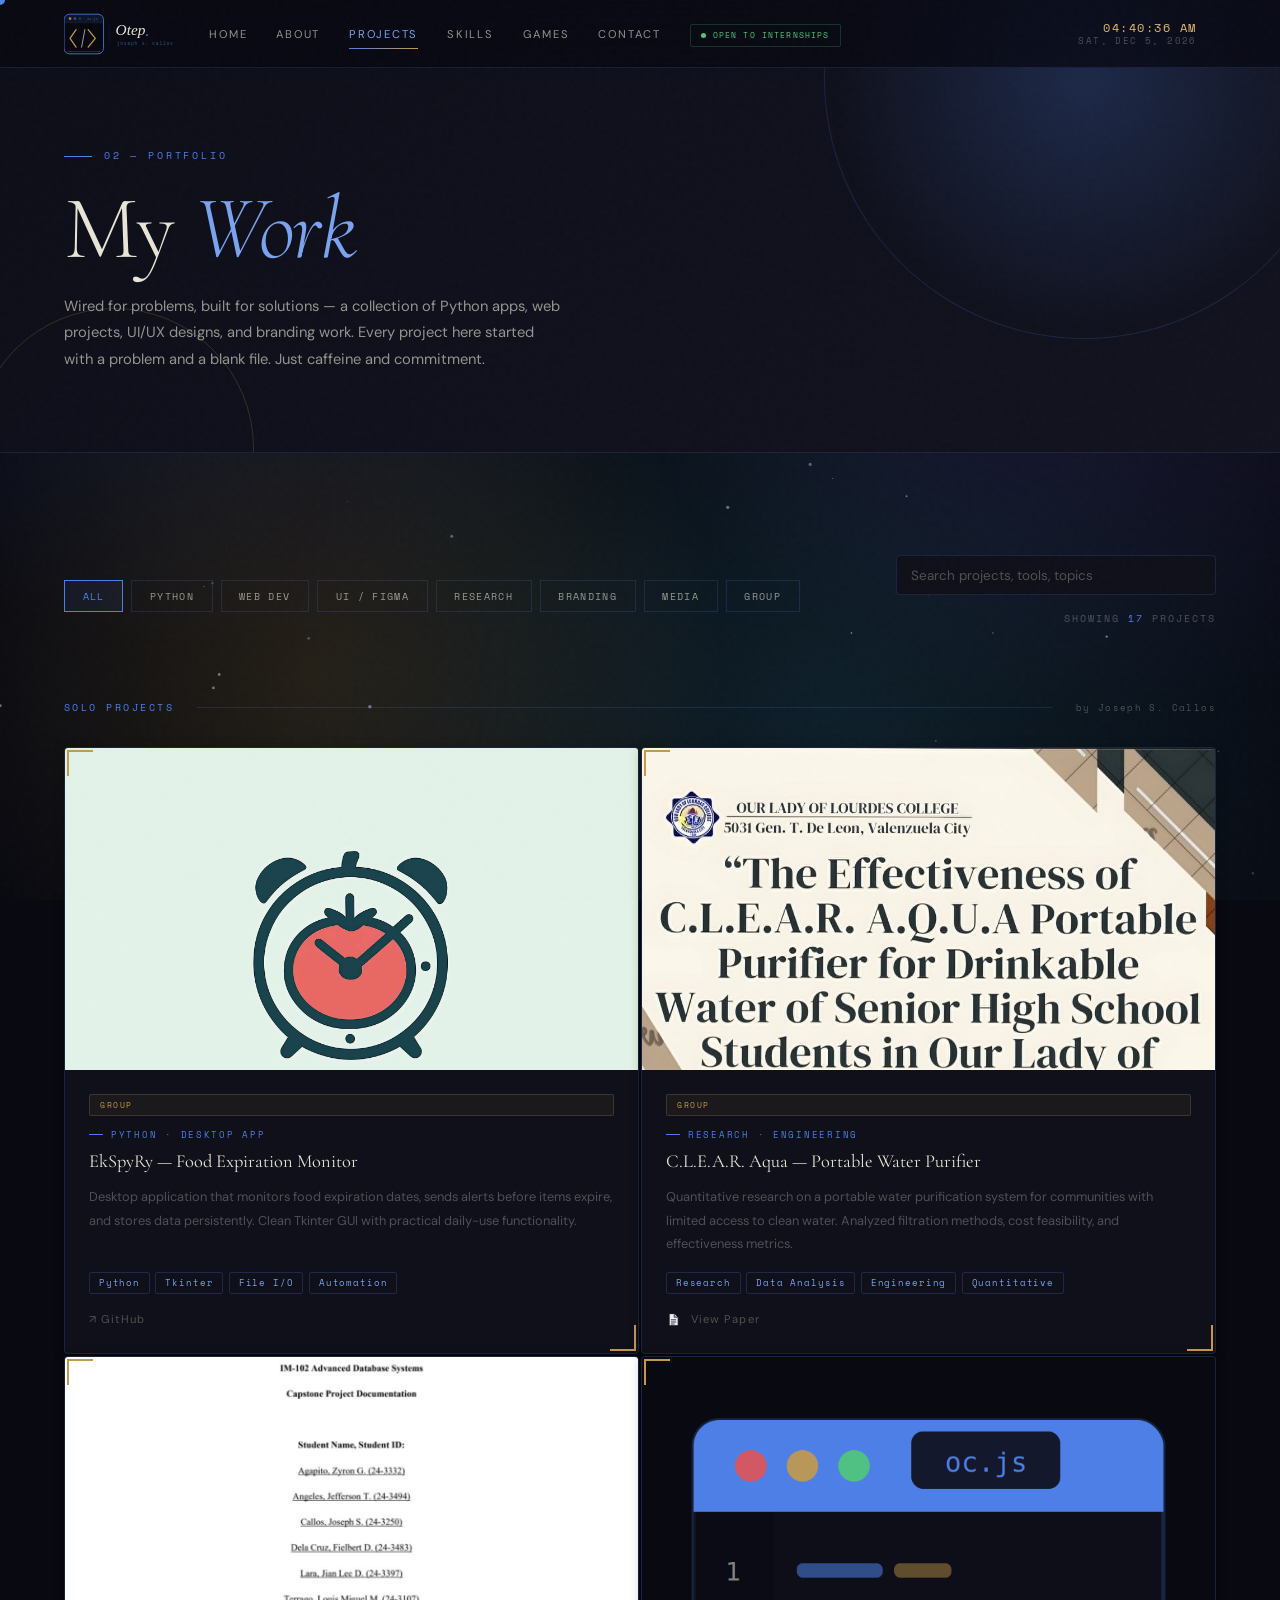
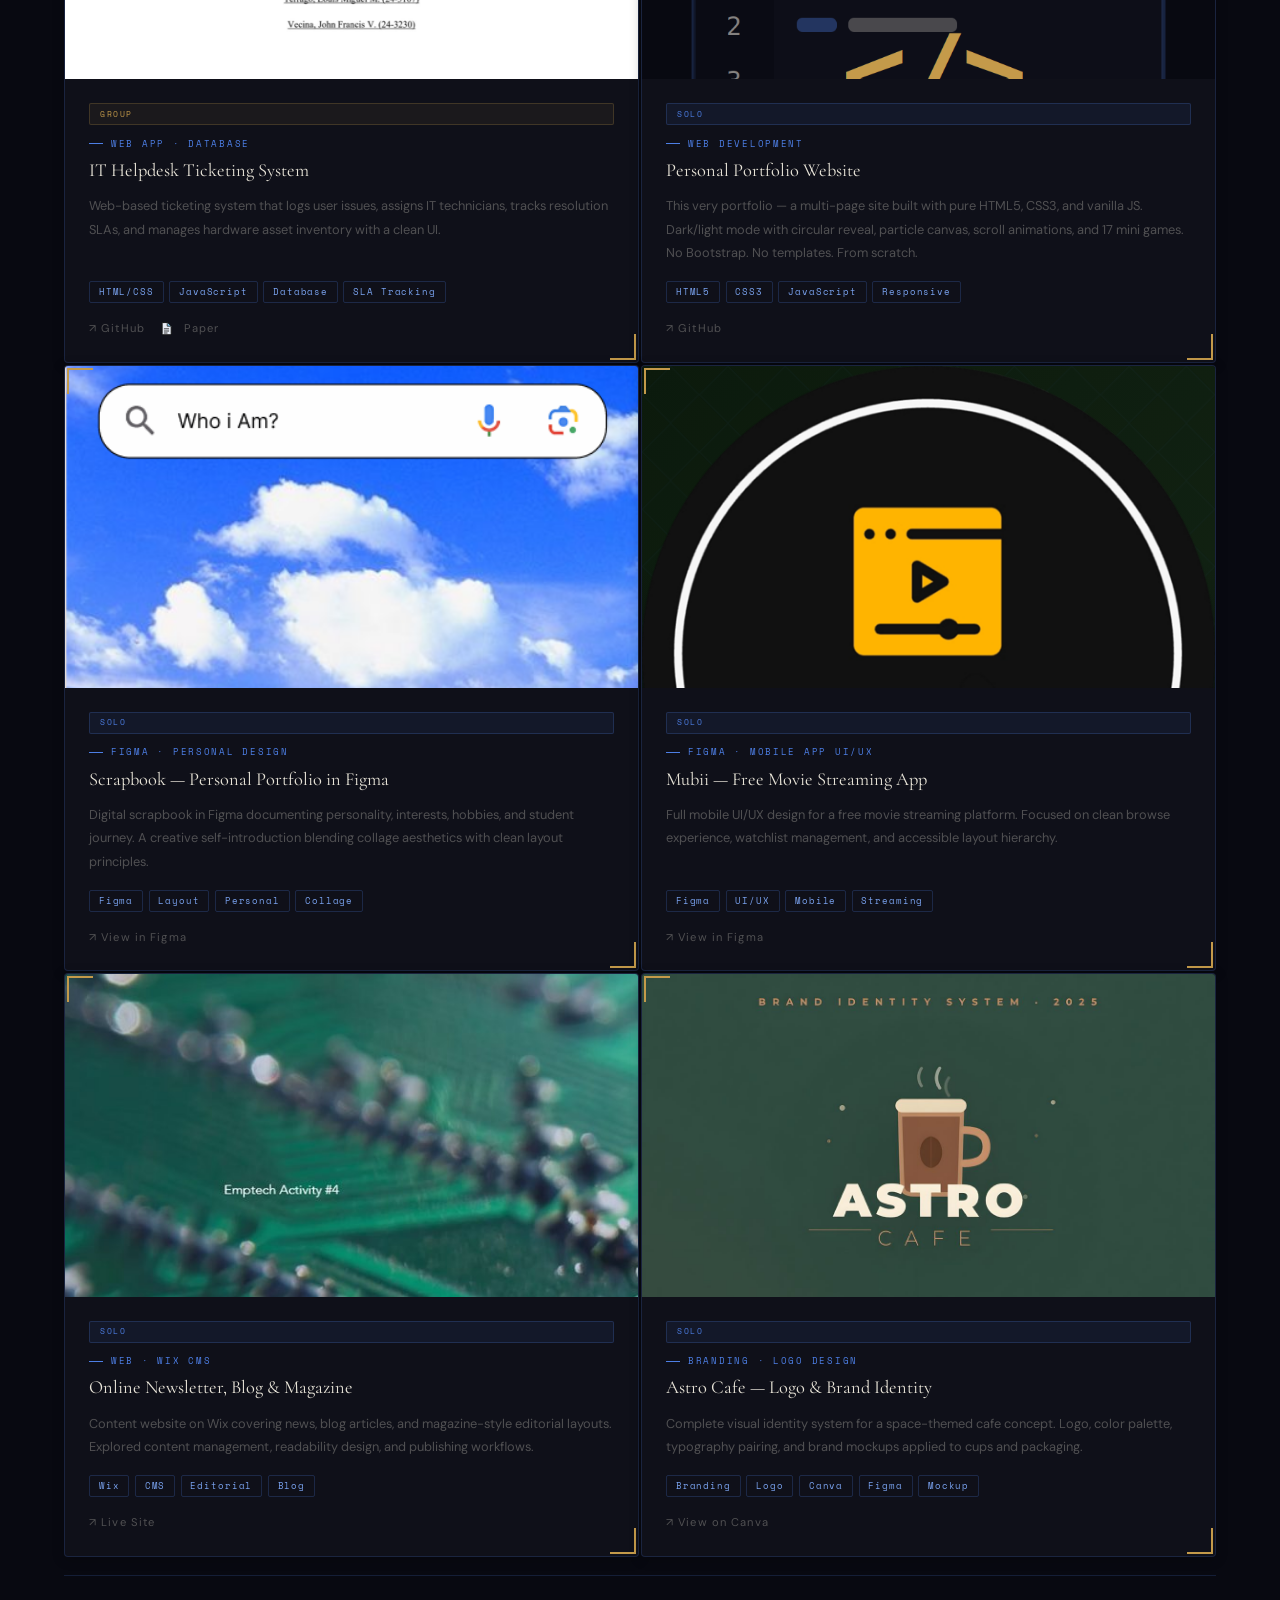
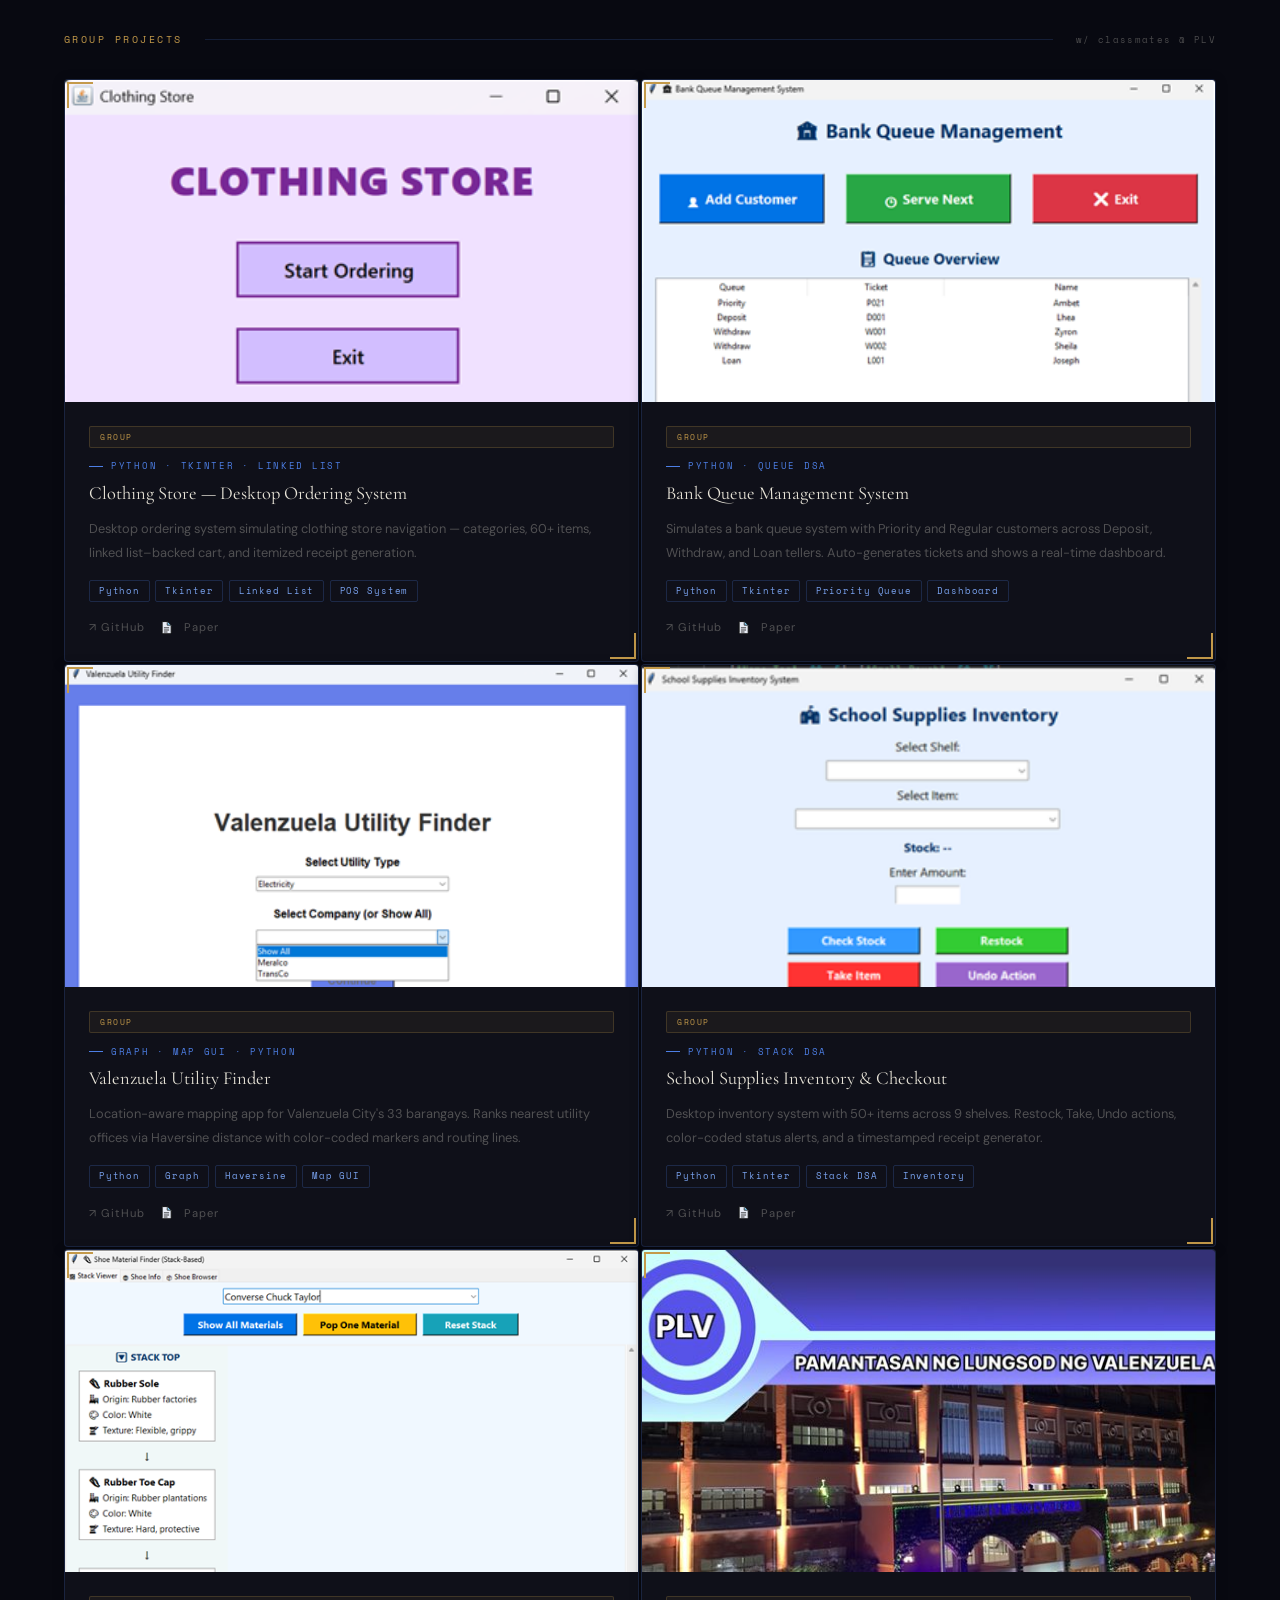
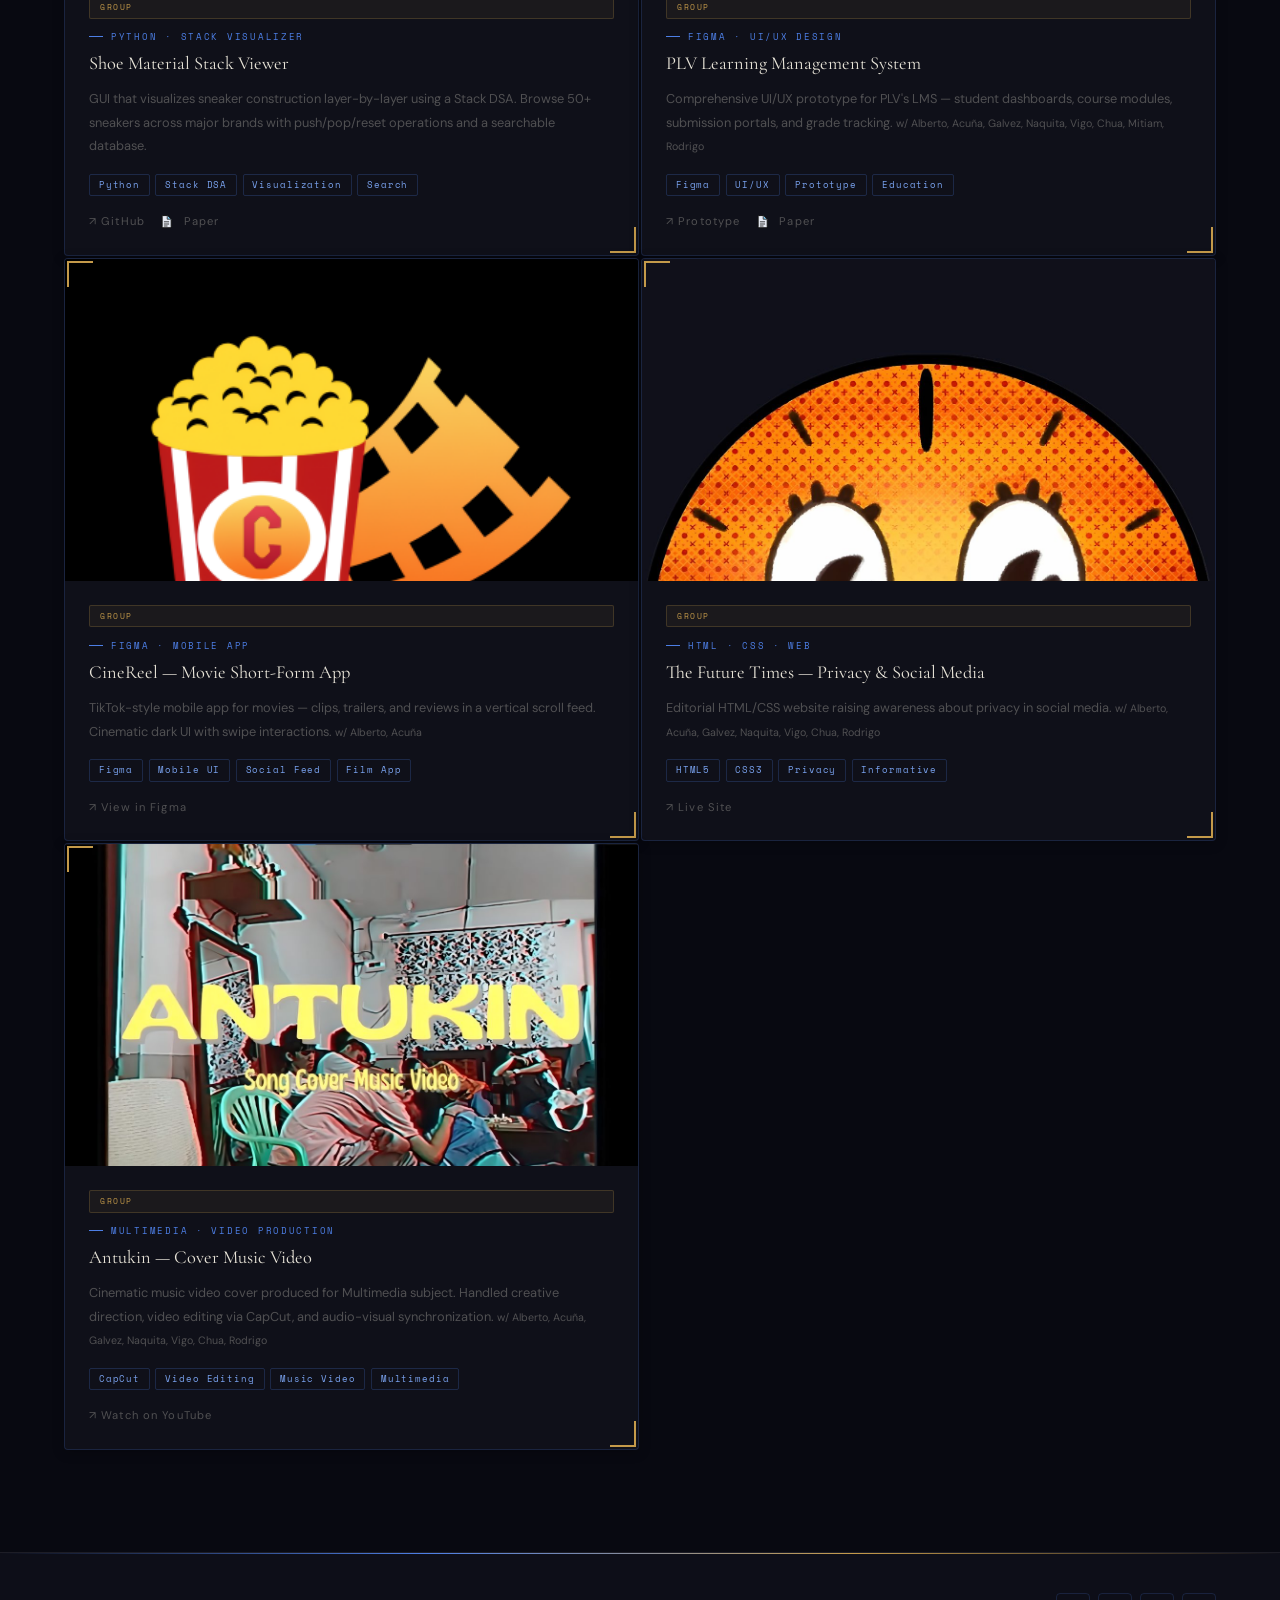
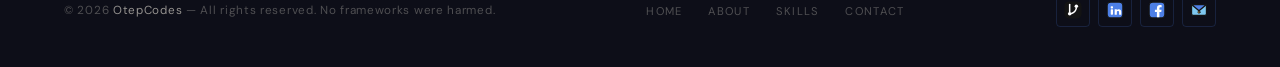
<file: projects.html>
<!DOCTYPE html>
<html lang="en" data-theme="dark">
<head>
  <meta charset="UTF-8"/><meta name="viewport" content="width=device-width, initial-scale=1.0"/>
  <title>Projects — OtepCodes</title>
  <meta name="description" content="Explore Joseph S. Callos' portfolio of Python apps, web projects, UI/UX prototypes, research work, branding, and media projects."/>
  <meta name="theme-color" content="#080911"/>
  <meta name="color-scheme" content="dark light"/>
  <link rel="icon" href="images/logomark_dark.png"/>
  <link href="https://fonts.googleapis.com/css2?family=Cormorant+Garamond:ital,wght@0,300;0,400;0,600;1,300;1,400&family=DM+Sans:wght@300;400;500&family=Space+Mono&display=swap" rel="stylesheet"/>
  <link rel="stylesheet" href="css/styles.css"/>
</head>
<body>
<a class="skip-link" href="#projects">Skip to content</a>
<div id="progress-bar"></div><div id="cursor"></div><div id="page-cover"></div>

<div class="mobile-nav" id="mobileNav" role="dialog" aria-modal="true" aria-hidden="true">
  <div class="mob-sheet">
    <div class="mob-bar">
      <span class="terminal-dot" style="background:#ff5f57"></span>
      <span class="terminal-dot" style="background:#febc2e"></span>
      <span class="terminal-dot" style="background:#28c840"></span>
      <span class="mob-title">otep@plv:~$ menu</span>
      <button class="mob-close" onclick="closeMobile()" aria-label="Close menu">✕</button>
    </div>
    <div class="mob-grid" role="navigation" aria-label="Mobile navigation">
      <a class="mob-tile" href="index.html" onclick="closeMobile()"><span class="mob-ico"><img class="mob-ico-img" src="images/icons/home.svg" alt=""></span><span class="mob-label">Home</span><span class="mob-num">01 · start here</span></a>
      <a class="mob-tile" href="about.html" onclick="closeMobile()"><span class="mob-ico"><img class="mob-ico-img" src="images/icons/user.svg" alt=""></span><span class="mob-label">About</span><span class="mob-num">02 · who I am</span></a>
      <a class="mob-tile" href="projects.html" onclick="closeMobile()"><span class="mob-ico"><img class="mob-ico-img" src="images/icons/briefcase.svg" alt=""></span><span class="mob-label">Projects</span><span class="mob-num">03 · built things</span></a>
      <a class="mob-tile" href="skills.html" onclick="closeMobile()"><span class="mob-ico"><img class="mob-ico-img" src="images/icons/tools.svg" alt=""></span><span class="mob-label">Skills</span><span class="mob-num">04 · tools &amp; certs</span></a>
      <a class="mob-tile" href="games.html" onclick="closeMobile()"><span class="mob-ico"><img class="mob-ico-img" src="images/icons/gamepad.svg" alt=""></span><span class="mob-label">Games</span><span class="mob-num">05 · 20 mini games</span></a>
      <a class="mob-tile" href="contact.html" onclick="closeMobile()"><span class="mob-ico"><img class="mob-ico-img" src="images/icons/mail.svg" alt=""></span><span class="mob-label">Contact</span><span class="mob-num">06 · say hello</span></a>
      <a class="mob-tile" href="terminal.html" onclick="closeMobile()" style="grid-column:1/-1"><span class="mob-ico"><img class="mob-ico-img" src="images/icons/keyboard.svg" alt=""></span><span class="mob-label">Terminal</span><span class="mob-num">07 · browse me like a shell</span></a>
    </div>
    <div class="mob-foot">
      <button class="mob-theme" onclick="document.getElementById('navLogoBtn') && document.getElementById('navLogoBtn').click()"><img class="mob-theme-img" src="images/icons/theme.svg" alt=""> Toggle theme</button>
      <span class="mob-sub">OtepCodes · PLV BSIT</span>
    </div>
  </div>
</div>

<nav id="nav" aria-label="Primary navigation">
  <button class="nav-logo" id="navLogoBtn" aria-label="Toggle light/dark mode" title="Click to toggle theme">
    <img class="site-logo" src="images/logo-dark.svg" alt="OtepCodes" height="44"/>
  </button>
  <ul class="nav-links">
    <li><a href="index.html">Home</a></li>
    <li><a href="about.html">About</a></li>
    <li><a href="projects.html">Projects</a></li>
    <li><a href="skills.html">Skills</a></li>
    <li><a href="games.html">Games</a></li>
    <li><a href="contact.html">Contact</a></li>
  </ul>
  <span class="nav-clock" aria-label="Manila time"><span class="nav-clock-time" data-clock-time>--:--</span><span class="nav-clock-date" data-clock-date></span></span><button class="hamburger" id="hamburger" type="button" aria-label="Open navigation" aria-controls="mobileNav" aria-expanded="false"><span></span><span></span><span></span></button>
</nav>

<header class="page-header">
  <p class="ph-label">02 — Portfolio</p>
  <h1 class="ph-title">My <em>Work</em></h1>
  <p class="ph-desc">Wired for problems, built for solutions — a collection of Python apps, web projects, UI/UX designs, and branding work. Every project here started with a problem and a blank file. Just caffeine and commitment.</p>
</header>

<section id="projects">

  <!-- ── FILTER + COUNT BAR ────────────────────────────────────── -->
  <div class="proj-filter-bar">
    <div class="filter-tabs" id="filterTabs">
      <button type="button" class="filter-btn active" data-filter="all" aria-pressed="true">All</button>
      <button type="button" class="filter-btn" data-filter="python" aria-pressed="false">Python</button>
      <button type="button" class="filter-btn" data-filter="web" aria-pressed="false">Web Dev</button>
      <button type="button" class="filter-btn" data-filter="figma" aria-pressed="false">UI / Figma</button>
      <button type="button" class="filter-btn" data-filter="research" aria-pressed="false">Research</button>
      <button type="button" class="filter-btn" data-filter="design" aria-pressed="false">Branding</button>
      <button type="button" class="filter-btn" data-filter="media" aria-pressed="false">Media</button>
      <button type="button" class="filter-btn" data-filter="group" aria-pressed="false">Group</button>
    </div>
    <div class="proj-tools">
      <label class="sr-only" for="projectSearch">Search projects</label>
      <div class="project-search-wrap">
        <input class="project-search" type="search" id="projectSearch" placeholder="Search projects, tools, topics" autocomplete="off"/>
        <button type="button" class="project-search-clear" id="projectSearchClear" aria-label="Clear project search">×</button>
      </div>
      <p class="proj-count" aria-live="polite">Showing <span id="proj-count">17</span> projects</p>
    </div>
  </div>
  <p class="project-empty" id="projectEmpty" hidden>No matching projects found. Try another keyword or category.</p>

  <!-- ── GRID ──────────────────────────────────────────────────── -->
  <div class="proj-grid" id="projectsGrid">

    <!-- ════════════════════════════════════════════
         SOLO PROJECTS
         ════════════════════════════════════════════ -->
    <div class="proj-section-head section-divider">
      <span class="proj-section-label is-blue">Solo Projects</span>
      <div class="proj-section-rule"></div>
      <span class="proj-section-sub">by Joseph S. Callos</span>
    </div>

    <!-- EkSpyRy ─────────────────────────────────── -->
    <div class="project-card reveal rd1" data-cat="python">
      <div class="project-thumb type-python">
        <svg class="thumb-svg-pattern" viewBox="0 0 200 200">
          <defs><pattern id="pp1" width="24" height="24" patternUnits="userSpaceOnUse">
            <path d="M0 0L24 24M24 0L0 24" stroke="rgba(77,127,230,1)" stroke-width=".5"/>
          </pattern></defs>
          <rect width="200" height="200" fill="url(#pp1)"/>
        </svg>
        <div class="thumb-overlay"></div>
        <span class="thumb-label"><img src="images/projects/ekspyry.jpg" alt="EkSpyRy"/></span>
      </div>
      <div class="project-body">
        <span class="proj-type-badge is-group">Group</span>
        <p class="project-cat">Python · Desktop App</p>
        <h3 class="project-title">EkSpyRy — Food Expiration Monitor</h3>
        <p class="project-desc">
          Desktop application that monitors food expiration dates, sends alerts before items expire,
          and stores data persistently. Clean Tkinter GUI with practical daily-use functionality.
        </p>
        <div class="project-tags">
          <span class="tag">Python</span><span class="tag">Tkinter</span>
          <span class="tag">File I/O</span><span class="tag">Automation</span>
        </div>
        <div class="project-links">
          <a href="https://github.com/LordDomino/expdatetracker" target="_blank" rel="noopener noreferrer" class="project-link">↗ GitHub</a>
        </div>
      </div>
    </div>

    <!-- C.L.E.A.R. Aqua ──────────────────────────── -->
    <div class="project-card reveal rd2" data-cat="research">
      <div class="project-thumb type-research">
        <svg class="thumb-svg-pattern" viewBox="0 0 200 200">
          <defs><pattern id="pp2" width="20" height="20" patternUnits="userSpaceOnUse">
            <circle cx="10" cy="10" r="7" fill="none" stroke="rgba(196,154,74,1)" stroke-width=".4"/>
          </pattern></defs>
          <rect width="200" height="200" fill="url(#pp2)"/>
        </svg>
        <div class="thumb-overlay"></div>
        <span class="thumb-label"><img src="images/projects/waterpurifier.jpg" alt="C.L.E.A.R. Aqua"/></span>
      </div>
      <div class="project-body">
        <span class="proj-type-badge is-group">Group</span>
        <p class="project-cat">Research · Engineering</p>
        <h3 class="project-title">C.L.E.A.R. Aqua — Portable Water Purifier</h3>
        <p class="project-desc">
          Quantitative research on a portable water purification system for communities with
          limited access to clean water. Analyzed filtration methods, cost feasibility, and
          effectiveness metrics.
        </p>
        <div class="project-tags">
          <span class="tag">Research</span><span class="tag">Data Analysis</span>
          <span class="tag">Engineering</span><span class="tag">Quantitative</span>
        </div>
        <div class="project-links">
          <a href="images/projects/CLEAR_Aqua-PortableWaterPurifier.pdf" target="_blank" rel="noopener noreferrer" class="project-link"><img class="link-img" src="images/icons/document.svg" alt=""> View Paper</a>
        </div>
      </div>
    </div>

    <!-- IT Helpdesk ──────────────────────────────── -->
    <div class="project-card reveal rd1" data-cat="web">
      <div class="project-thumb type-net">
        <svg class="thumb-svg-pattern" viewBox="0 0 200 200">
          <defs><pattern id="pp3" width="30" height="30" patternUnits="userSpaceOnUse">
            <line x1="0" y1="15" x2="30" y2="15" stroke="rgba(77,127,230,1)" stroke-width=".5"/>
            <line x1="15" y1="0" x2="15" y2="30" stroke="rgba(77,127,230,1)" stroke-width=".5"/>
          </pattern></defs>
          <rect width="200" height="200" fill="url(#pp3)"/>
        </svg>
        <div class="thumb-overlay"></div>
        <span class="thumb-label"><img src="images/projects/itHelpDesk.jpg" alt="IT Helpdesk"/></span>
      </div>
      <div class="project-body">
        <span class="proj-type-badge is-group">Group</span>
        <p class="project-cat">Web App · Database</p>
        <h3 class="project-title">IT Helpdesk Ticketing System</h3>
        <p class="project-desc">
          Web-based ticketing system that logs user issues, assigns IT technicians, tracks
          resolution SLAs, and manages hardware asset inventory with a clean UI.
        </p>
        <div class="project-tags">
          <span class="tag">HTML/CSS</span><span class="tag">JavaScript</span>
          <span class="tag">Database</span><span class="tag">SLA Tracking</span>
        </div>
        <div class="project-links">
          <a href="https://github.com/otep808" target="_blank" rel="noopener noreferrer" class="project-link">↗ GitHub</a>
          <a href="images/projects/IMCapstone.pdf" target="_blank" rel="noopener noreferrer" class="project-link"><img class="link-img" src="images/icons/document.svg" alt=""> Paper</a>
        </div>
      </div>
    </div>

    <!-- Portfolio Website ───────────────────────── -->
    <div class="project-card reveal rd2" data-cat="web">
      <div class="project-thumb type-web">
        <svg class="thumb-svg-pattern" viewBox="0 0 200 200">
          <defs><pattern id="pp4" width="20" height="20" patternUnits="userSpaceOnUse">
            <circle cx="10" cy="10" r="8" fill="none" stroke="rgba(77,127,230,1)" stroke-width=".4"/>
          </pattern></defs>
          <rect width="200" height="200" fill="url(#pp4)"/>
        </svg>
        <div class="thumb-overlay"></div>
        <span class="thumb-label"><img src="images/logomark_dark.png" alt="Portfolio"/></span>
      </div>
      <div class="project-body">
        <span class="proj-type-badge is-solo">Solo</span>
        <p class="project-cat">Web Development</p>
        <h3 class="project-title">Personal Portfolio Website</h3>
        <p class="project-desc">
          This very portfolio — a multi-page site built with pure HTML5, CSS3, and vanilla JS.
          Dark/light mode with circular reveal, particle canvas, scroll animations, and 17 mini games.
          No Bootstrap. No templates. From scratch.
        </p>
        <div class="project-tags">
          <span class="tag">HTML5</span><span class="tag">CSS3</span>
          <span class="tag">JavaScript</span><span class="tag">Responsive</span>
        </div>
        <div class="project-links">
          <a href="https://github.com/otep808" target="_blank" rel="noopener noreferrer" class="project-link">↗ GitHub</a>
        </div>
      </div>
    </div>

    <!-- Scrapbook ───────────────────────────────── -->
    <div class="project-card reveal rd1" data-cat="design figma">
      <div class="project-thumb type-design">
        <svg class="thumb-svg-pattern" viewBox="0 0 200 200">
          <defs><pattern id="pp5" width="14" height="14" patternUnits="userSpaceOnUse">
            <circle cx="7" cy="7" r="4" fill="none" stroke="rgba(196,154,74,.7)" stroke-width=".4"/>
          </pattern></defs>
          <rect width="200" height="200" fill="url(#pp5)"/>
        </svg>
        <div class="thumb-overlay"></div>
        <span class="thumb-label"><img src="images/projects/scrapbook.png" alt="Scrapbook"/></span>
      </div>
      <div class="project-body">
        <span class="proj-type-badge is-solo">Solo</span>
        <p class="project-cat">Figma · Personal Design</p>
        <h3 class="project-title">Scrapbook — Personal Portfolio in Figma</h3>
        <p class="project-desc">
          Digital scrapbook in Figma documenting personality, interests, hobbies, and student journey.
          A creative self-introduction blending collage aesthetics with clean layout principles.
        </p>
        <div class="project-tags">
          <span class="tag">Figma</span><span class="tag">Layout</span>
          <span class="tag">Personal</span><span class="tag">Collage</span>
        </div>
        <div class="project-links">
          <a href="https://www.figma.com/design/Wv4LYju5K4XG98Qmri36iI/Scrapbook?m=auto&t=VMM9GG8iVzDjEYyK-6" target="_blank" rel="noopener noreferrer" class="project-link">↗ View in Figma</a>
        </div>
      </div>
    </div>

    <!-- Mubii ──────────────────────────────────── -->
    <div class="project-card reveal rd2" data-cat="design figma">
      <div class="project-thumb type-python">
        <svg class="thumb-svg-pattern" viewBox="0 0 200 200">
          <defs><pattern id="pp6" width="20" height="20" patternUnits="userSpaceOnUse">
            <path d="M0 10 L10 0 L20 10 L10 20 Z" fill="rgba(77,127,230,.12)" stroke="rgba(77,127,230,.4)" stroke-width=".4"/>
          </pattern></defs>
          <rect width="200" height="200" fill="url(#pp6)"/>
        </svg>
        <div class="thumb-overlay"></div>
        <span class="thumb-label"><img src="images/projects/mubii.png" alt="Mubii"/></span>
      </div>
      <div class="project-body">
        <span class="proj-type-badge is-solo">Solo</span>
        <p class="project-cat">Figma · Mobile App UI/UX</p>
        <h3 class="project-title">Mubii — Free Movie Streaming App</h3>
        <p class="project-desc">
          Full mobile UI/UX design for a free movie streaming platform. Focused on clean
          browse experience, watchlist management, and accessible layout hierarchy.
        </p>
        <div class="project-tags">
          <span class="tag">Figma</span><span class="tag">UI/UX</span>
          <span class="tag">Mobile</span><span class="tag">Streaming</span>
        </div>
        <div class="project-links">
          <a href="https://www.figma.com/design/MZrmToyD7N6RsrhPfZqM77/CALLOS_JOSEPH_BSIT1-6_MUBII?m=auto&t=VMM9GG8iVzDjEYyK-6" target="_blank" rel="noopener noreferrer" class="project-link">↗ View in Figma</a>
        </div>
      </div>
    </div>

    <!-- Online Newsletter ───────────────────────── -->
    <div class="project-card reveal rd1" data-cat="web">
      <div class="project-thumb type-web">
        <svg class="thumb-svg-pattern" viewBox="0 0 200 200">
          <defs><pattern id="pp7" width="25" height="8" patternUnits="userSpaceOnUse">
            <line x1="0" y1="4" x2="25" y2="4" stroke="rgba(77,127,230,.55)" stroke-width=".5"/>
          </pattern></defs>
          <rect width="200" height="200" fill="url(#pp7)"/>
        </svg>
        <div class="thumb-overlay"></div>
        <span class="thumb-label"><img src="images/projects/emptechact.jpg" alt="Newsletter"/></span>
      </div>
      <div class="project-body">
        <span class="proj-type-badge is-solo">Solo</span>
        <p class="project-cat">Web · Wix CMS</p>
        <h3 class="project-title">Online Newsletter, Blog &amp; Magazine</h3>
        <p class="project-desc">
          Content website on Wix covering news, blog articles, and magazine-style editorial layouts.
          Explored content management, readability design, and publishing workflows.
        </p>
        <div class="project-tags">
          <span class="tag">Wix</span><span class="tag">CMS</span>
          <span class="tag">Editorial</span><span class="tag">Blog</span>
        </div>
        <div class="project-links">
          <a href="https://callosjoseph818.wixsite.com/josephcallos" target="_blank" rel="noopener noreferrer" class="project-link">↗ Live Site</a>
        </div>
      </div>
    </div>

    <!-- Astro Cafe ──────────────────────────────── -->
    <div class="project-card reveal rd2" data-cat="design">
      <div class="project-thumb type-brand">
        <svg class="thumb-svg-pattern" viewBox="0 0 200 200">
          <defs><pattern id="pp8" width="28" height="28" patternUnits="userSpaceOnUse">
            <circle cx="5"  cy="5"  r="1.2" fill="rgba(196,154,74,.7)"/>
            <circle cx="19" cy="19" r="1.2" fill="rgba(196,154,74,.4)"/>
            <circle cx="5"  cy="19" r=".7"  fill="rgba(77,127,230,.35)"/>
            <circle cx="19" cy="5"  r=".7"  fill="rgba(77,127,230,.35)"/>
          </pattern></defs>
          <rect width="200" height="200" fill="url(#pp8)"/>
        </svg>
        <div class="thumb-overlay"></div>
        <span class="thumb-label"><img src="images/projects/astroCafe.jpg" alt="Astro Cafe"/></span>
      </div>
      <div class="project-body">
        <span class="proj-type-badge is-solo">Solo</span>
        <p class="project-cat">Branding · Logo Design</p>
        <h3 class="project-title">Astro Cafe — Logo &amp; Brand Identity</h3>
        <p class="project-desc">
          Complete visual identity system for a space-themed cafe concept. Logo, color palette,
          typography pairing, and brand mockups applied to cups and packaging.
        </p>
        <div class="project-tags">
          <span class="tag">Branding</span><span class="tag">Logo</span>
          <span class="tag">Canva</span><span class="tag">Figma</span><span class="tag">Mockup</span>
        </div>
        <div class="project-links">
          <a href="https://canva.link/llfb8r9km74mkuh" target="_blank" rel="noopener noreferrer" class="project-link">↗ View on Canva</a>
        </div>
      </div>
    </div>

    <!-- ════════════════════════════════════════════
         GROUP PROJECTS
         ════════════════════════════════════════════ -->
    <div class="proj-section-head is-group section-divider">
      <span class="proj-section-label is-gold">Group Projects</span>
      <div class="proj-section-rule"></div>
      <span class="proj-section-sub">w/ classmates @ PLV</span>
    </div>

    <!-- Clothing Store ──────────────────────────── -->
    <div class="project-card reveal rd1" data-cat="python group">
      <div class="project-thumb type-design">
        <svg class="thumb-svg-pattern" viewBox="0 0 200 200">
          <defs><pattern id="gp1" width="18" height="18" patternUnits="userSpaceOnUse">
            <rect x="0" y="0" width="9" height="9" fill="rgba(196,154,74,.2)"/>
            <rect x="9" y="9" width="9" height="9" fill="rgba(77,127,230,.1)"/>
          </pattern></defs>
          <rect width="200" height="200" fill="url(#gp1)"/>
        </svg>
        <div class="thumb-overlay"></div>
        <span class="thumb-label"><img src="images/projects/clothingStore.png" alt="Clothing Store"/></span>
      </div>
      <div class="project-body">
        <span class="proj-type-badge is-group">Group</span>
        <p class="project-cat">Python · Tkinter · Linked List</p>
        <h3 class="project-title">Clothing Store — Desktop Ordering System</h3>
        <p class="project-desc">
          Desktop ordering system simulating clothing store navigation — categories, 60+ items,
          linked list–backed cart, and itemized receipt generation.
        </p>
        <div class="project-tags">
          <span class="tag">Python</span><span class="tag">Tkinter</span>
          <span class="tag">Linked List</span><span class="tag">POS System</span>
        </div>
        <div class="project-links">
          <a href="https://github.com/otep808" target="_blank" rel="noopener noreferrer" class="project-link">↗ GitHub</a>
          <a href="images/projects/dsa.pdf" target="_blank" rel="noopener noreferrer" class="project-link"><img class="link-img" src="images/icons/document.svg" alt=""> Paper</a>
        </div>
      </div>
    </div>

    <!-- Bank Queue ─────────────────────────────── -->
    <div class="project-card reveal rd2" data-cat="python group">
      <div class="project-thumb type-net">
        <svg class="thumb-svg-pattern" viewBox="0 0 200 200">
          <defs><pattern id="gp2" width="30" height="30" patternUnits="userSpaceOnUse">
            <circle cx="15" cy="15" r="12" fill="none" stroke="rgba(77,127,230,1)" stroke-width=".4"/>
            <circle cx="15" cy="15" r="6"  fill="none" stroke="rgba(196,154,74,.5)" stroke-width=".4"/>
          </pattern></defs>
          <rect width="200" height="200" fill="url(#gp2)"/>
        </svg>
        <div class="thumb-overlay"></div>
        <span class="thumb-label"><img src="images/projects/bankqueue.png" alt="Bank Queue"/></span>
      </div>
      <div class="project-body">
        <span class="proj-type-badge is-group">Group</span>
        <p class="project-cat">Python · Queue DSA</p>
        <h3 class="project-title">Bank Queue Management System</h3>
        <p class="project-desc">
          Simulates a bank queue system with Priority and Regular customers across Deposit, Withdraw,
          and Loan tellers. Auto-generates tickets and shows a real-time dashboard.
        </p>
        <div class="project-tags">
          <span class="tag">Python</span><span class="tag">Tkinter</span>
          <span class="tag">Priority Queue</span><span class="tag">Dashboard</span>
        </div>
        <div class="project-links">
          <a href="https://github.com/otep808" target="_blank" rel="noopener noreferrer" class="project-link">↗ GitHub</a>
          <a href="images/projects/dsa.pdf" target="_blank" rel="noopener noreferrer" class="project-link"><img class="link-img" src="images/icons/document.svg" alt=""> Paper</a>
        </div>
      </div>
    </div>

    <!-- Valenzuela Utility Finder ───────────────── -->
    <div class="project-card reveal rd1" data-cat="web group">
      <div class="project-thumb type-python">
        <svg class="thumb-svg-pattern" viewBox="0 0 200 200">
          <defs><pattern id="gp3" width="22" height="22" patternUnits="userSpaceOnUse">
            <path d="M11 0 L22 11 L11 22 L0 11 Z" fill="none" stroke="rgba(77,127,230,1)" stroke-width=".4"/>
          </pattern></defs>
          <rect width="200" height="200" fill="url(#gp3)"/>
        </svg>
        <div class="thumb-overlay"></div>
        <span class="thumb-label"><img src="images/projects/utilityfinder.png" alt="Utility Finder"/></span>
      </div>
      <div class="project-body">
        <span class="proj-type-badge is-group">Group</span>
        <p class="project-cat">Graph · Map GUI · Python</p>
        <h3 class="project-title">Valenzuela Utility Finder</h3>
        <p class="project-desc">
          Location-aware mapping app for Valenzuela City's 33 barangays. Ranks nearest utility
          offices via Haversine distance with color-coded markers and routing lines.
        </p>
        <div class="project-tags">
          <span class="tag">Python</span><span class="tag">Graph</span>
          <span class="tag">Haversine</span><span class="tag">Map GUI</span>
        </div>
        <div class="project-links">
          <a href="https://github.com/otep808" target="_blank" rel="noopener noreferrer" class="project-link">↗ GitHub</a>
          <a href="images/projects/dsa.pdf" target="_blank" rel="noopener noreferrer" class="project-link"><img class="link-img" src="images/icons/document.svg" alt=""> Paper</a>
        </div>
      </div>
    </div>

    <!-- School Supplies ─────────────────────────── -->
    <div class="project-card reveal rd2" data-cat="python group">
      <div class="project-thumb type-brand">
        <svg class="thumb-svg-pattern" viewBox="0 0 200 200">
          <defs><pattern id="gp4" width="16" height="16" patternUnits="userSpaceOnUse">
            <rect x="1" y="1" width="6" height="6" fill="rgba(196,154,74,.25)" rx="1"/>
            <rect x="9" y="9" width="6" height="6" fill="rgba(77,127,230,.2)"  rx="1"/>
          </pattern></defs>
          <rect width="200" height="200" fill="url(#gp4)"/>
        </svg>
        <div class="thumb-overlay"></div>
        <span class="thumb-label"><img src="images/projects/schoolsupplies.png" alt="School Supplies"/></span>
      </div>
      <div class="project-body">
        <span class="proj-type-badge is-group">Group</span>
        <p class="project-cat">Python · Stack DSA</p>
        <h3 class="project-title">School Supplies Inventory &amp; Checkout</h3>
        <p class="project-desc">
          Desktop inventory system with 50+ items across 9 shelves. Restock, Take, Undo actions,
          color-coded status alerts, and a timestamped receipt generator.
        </p>
        <div class="project-tags">
          <span class="tag">Python</span><span class="tag">Tkinter</span>
          <span class="tag">Stack DSA</span><span class="tag">Inventory</span>
        </div>
        <div class="project-links">
          <a href="https://github.com/otep808" target="_blank" rel="noopener noreferrer" class="project-link">↗ GitHub</a>
          <a href="images/projects/dsa.pdf" target="_blank" rel="noopener noreferrer" class="project-link"><img class="link-img" src="images/icons/document.svg" alt=""> Paper</a>
        </div>
      </div>
    </div>

    <!-- Shoe Stack Viewer ───────────────────────── -->
    <div class="project-card reveal rd1" data-cat="python group">
      <div class="project-thumb type-web">
        <svg class="thumb-svg-pattern" viewBox="0 0 200 200">
          <defs><pattern id="gp5" width="20" height="20" patternUnits="userSpaceOnUse">
            <path d="M0 20 Q10 0 20 20" fill="none" stroke="rgba(77,127,230,1)" stroke-width=".5"/>
          </pattern></defs>
          <rect width="200" height="200" fill="url(#gp5)"/>
        </svg>
        <div class="thumb-overlay"></div>
        <span class="thumb-label"><img src="images/projects/shoestack.png" alt="Shoe Stack"/></span>
      </div>
      <div class="project-body">
        <span class="proj-type-badge is-group">Group</span>
        <p class="project-cat">Python · Stack Visualizer</p>
        <h3 class="project-title">Shoe Material Stack Viewer</h3>
        <p class="project-desc">
          GUI that visualizes sneaker construction layer-by-layer using a Stack DSA. Browse 50+
          sneakers across major brands with push/pop/reset operations and a searchable database.
        </p>
        <div class="project-tags">
          <span class="tag">Python</span><span class="tag">Stack DSA</span>
          <span class="tag">Visualization</span><span class="tag">Search</span>
        </div>
        <div class="project-links">
          <a href="https://github.com/otep808" target="_blank" rel="noopener noreferrer" class="project-link">↗ GitHub</a>
          <a href="images/projects/dsa.pdf" target="_blank" rel="noopener noreferrer" class="project-link"><img class="link-img" src="images/icons/document.svg" alt=""> Paper</a>
        </div>
      </div>
    </div>

    <!-- PLV LMS ─────────────────────────────────── -->
    <div class="project-card reveal rd2" data-cat="design figma group">
      <div class="project-thumb type-design">
        <svg class="thumb-svg-pattern" viewBox="0 0 200 200">
          <defs><pattern id="gp6" width="20" height="20" patternUnits="userSpaceOnUse">
            <rect x="0" y="0" width="10" height="10" fill="rgba(77,127,230,.15)"/>
            <rect x="10" y="10" width="10" height="10" fill="rgba(77,127,230,.08)"/>
          </pattern></defs>
          <rect width="200" height="200" fill="url(#gp6)"/>
        </svg>
        <div class="thumb-overlay"></div>
        <span class="thumb-label"><img src="images/projects/lms.jpg" alt="PLV LMS"/></span>
      </div>
      <div class="project-body">
        <span class="proj-type-badge is-group">Group</span>
        <p class="project-cat">Figma · UI/UX Design</p>
        <h3 class="project-title">PLV Learning Management System</h3>
        <p class="project-desc">
          Comprehensive UI/UX prototype for PLV's LMS — student dashboards, course modules,
          submission portals, and grade tracking.
          <small style="color:var(--text-faint);">w/ Alberto, Acuña, Galvez, Naquita, Vigo, Chua, Mitiam, Rodrigo</small>
        </p>
        <div class="project-tags">
          <span class="tag">Figma</span><span class="tag">UI/UX</span>
          <span class="tag">Prototype</span><span class="tag">Education</span>
        </div>
        <div class="project-links">
          <a href="https://www.figma.com/proto/hW3XOIhUWDosTJbImrRgF3?node-id=0-1&t=VMM9GG8iVzDjEYyK-6" target="_blank" rel="noopener noreferrer" class="project-link">↗ Prototype</a>
          <a href="images/projects/pabatirangSystemaNgMagAaral.pdf" target="_blank" rel="noopener noreferrer" class="project-link"><img class="link-img" src="images/icons/document.svg" alt=""> Paper</a>
        </div>
      </div>
    </div>

    <!-- CineReel ─────────────────────────────────── -->
    <div class="project-card reveal rd1" data-cat="design figma group">
      <div class="project-thumb type-web">
        <svg class="thumb-svg-pattern" viewBox="0 0 200 200">
          <defs><pattern id="gp7" width="16" height="16" patternUnits="userSpaceOnUse">
            <circle cx="8" cy="8" r="5" fill="none" stroke="rgba(196,154,74,.5)" stroke-width=".4"/>
            <circle cx="8" cy="8" r="2" fill="rgba(196,154,74,.3)"/>
          </pattern></defs>
          <rect width="200" height="200" fill="url(#gp7)"/>
        </svg>
        <div class="thumb-overlay"></div>
        <span class="thumb-label"><img src="images/projects/cinereel.png" alt="CineReel"/></span>
      </div>
      <div class="project-body">
        <span class="proj-type-badge is-group">Group</span>
        <p class="project-cat">Figma · Mobile App</p>
        <h3 class="project-title">CineReel — Movie Short-Form App</h3>
        <p class="project-desc">
          TikTok-style mobile app for movies — clips, trailers, and reviews in a vertical scroll feed.
          Cinematic dark UI with swipe interactions.
          <small style="color:var(--text-faint);">w/ Alberto, Acuña</small>
        </p>
        <div class="project-tags">
          <span class="tag">Figma</span><span class="tag">Mobile UI</span>
          <span class="tag">Social Feed</span><span class="tag">Film App</span>
        </div>
        <div class="project-links">
          <a href="https://www.figma.com/design/RwhH7gePlMAj9oVsXZXG9L/CineReel?m=auto&t=VMM9GG8iVzDjEYyK-6" target="_blank" rel="noopener noreferrer" class="project-link">↗ View in Figma</a>
        </div>
      </div>
    </div>

    <!-- The Future Times ────────────────────────── -->
    <div class="project-card reveal rd2" data-cat="web group">
      <div class="project-thumb type-net">
        <svg class="thumb-svg-pattern" viewBox="0 0 200 200">
          <defs><pattern id="gp8" width="30" height="10" patternUnits="userSpaceOnUse">
            <line x1="0" y1="5" x2="20" y2="5" stroke="rgba(77,127,230,.6)" stroke-width=".5"/>
          </pattern></defs>
          <rect width="200" height="200" fill="url(#gp8)"/>
        </svg>
        <div class="thumb-overlay"></div>
        <span class="thumb-label"><img src="images/projects/theFutureTimes.jpg" alt="The Future Times"/></span>
      </div>
      <div class="project-body">
        <span class="proj-type-badge is-group">Group</span>
        <p class="project-cat">HTML · CSS · Web</p>
        <h3 class="project-title">The Future Times — Privacy &amp; Social Media</h3>
        <p class="project-desc">
          Editorial HTML/CSS website raising awareness about privacy in social media.
          <small style="color:var(--text-faint);">w/ Alberto, Acuña, Galvez, Naquita, Vigo, Chua, Rodrigo</small>
        </p>
        <div class="project-tags">
          <span class="tag">HTML5</span><span class="tag">CSS3</span>
          <span class="tag">Privacy</span><span class="tag">Informative</span>
        </div>
        <div class="project-links">
          <a href="https://lorddomino.github.io/mst4-website-project/" target="_blank" rel="noopener noreferrer" class="project-link">↗ Live Site</a>
        </div>
      </div>
    </div>

    <!-- Antukin Music Video ─────────────────────── -->
    <div class="project-card reveal rd1" data-cat="media group">
      <div class="project-thumb type-research">
        <svg class="thumb-svg-pattern" viewBox="0 0 200 200">
          <defs><pattern id="gp9" width="20" height="20" patternUnits="userSpaceOnUse">
            <path d="M10 2 L18 10 L10 18 L2 10 Z" fill="none" stroke="rgba(196,154,74,.5)" stroke-width=".4"/>
          </pattern></defs>
          <rect width="200" height="200" fill="url(#gp9)"/>
        </svg>
        <div class="thumb-overlay"></div>
        <span class="thumb-label"><img src="images/projects/antukin.jpg" alt="Antukin Music Video"/></span>
      </div>
      <div class="project-body">
        <span class="proj-type-badge is-group">Group</span>
        <p class="project-cat">Multimedia · Video Production</p>
        <h3 class="project-title">Antukin — Cover Music Video</h3>
        <p class="project-desc">
          Cinematic music video cover produced for Multimedia subject. Handled creative direction,
          video editing via CapCut, and audio-visual synchronization.
          <small style="color:var(--text-faint);">w/ Alberto, Acuña, Galvez, Naquita, Vigo, Chua, Rodrigo</small>
        </p>
        <div class="project-tags">
          <span class="tag">CapCut</span><span class="tag">Video Editing</span>
          <span class="tag">Music Video</span><span class="tag">Multimedia</span>
        </div>
        <div class="project-links">
          <a href="https://youtu.be/RzN_gfi2xYg?si=KGvv2g_tsauiLjWn" target="_blank" rel="noopener noreferrer" class="project-link">↗ Watch on YouTube</a>
        </div>
      </div>
    </div>

  </div><!-- /proj-grid -->
</section>

<footer>
  <p class="footer-copy">© 2026 <strong>OtepCodes</strong> — All rights reserved. No frameworks were harmed.</p>
  <ul class="footer-links">
    <li><a href="index.html">Home</a></li><li><a href="about.html">About</a></li>
    <li><a href="skills.html">Skills</a></li><li><a href="contact.html">Contact</a></li>
  </ul>
  <div class="footer-socials">
    <a href="https://github.com/otep808" target="_blank" rel="noopener noreferrer" class="social-btn" title="GitHub"><img class="social-ico-img" src="images/icons/github.svg" alt="GitHub"></a>
    <a href="https://www.linkedin.com/in/joseph-callos-329b153b8" target="_blank" rel="noopener noreferrer" class="social-btn" title="LinkedIn"><img class="social-ico-img" src="images/icons/linkedin.svg" alt="LinkedIn"></a>
    <a href="https://www.facebook.com/joseph.callos.8" target="_blank" rel="noopener noreferrer" class="social-btn" title="Facebook"><img class="social-ico-img" src="images/icons/facebook.svg" alt="Facebook"></a>
    <a href="mailto:callosjoseph818@gmail.com" class="social-btn"><img class="social-ico-img" src="images/icons/mail.svg" alt="Email"></a>
  </div>
</footer>

<script src="javascript/main.js"></script>
</body>
</html>
</file>
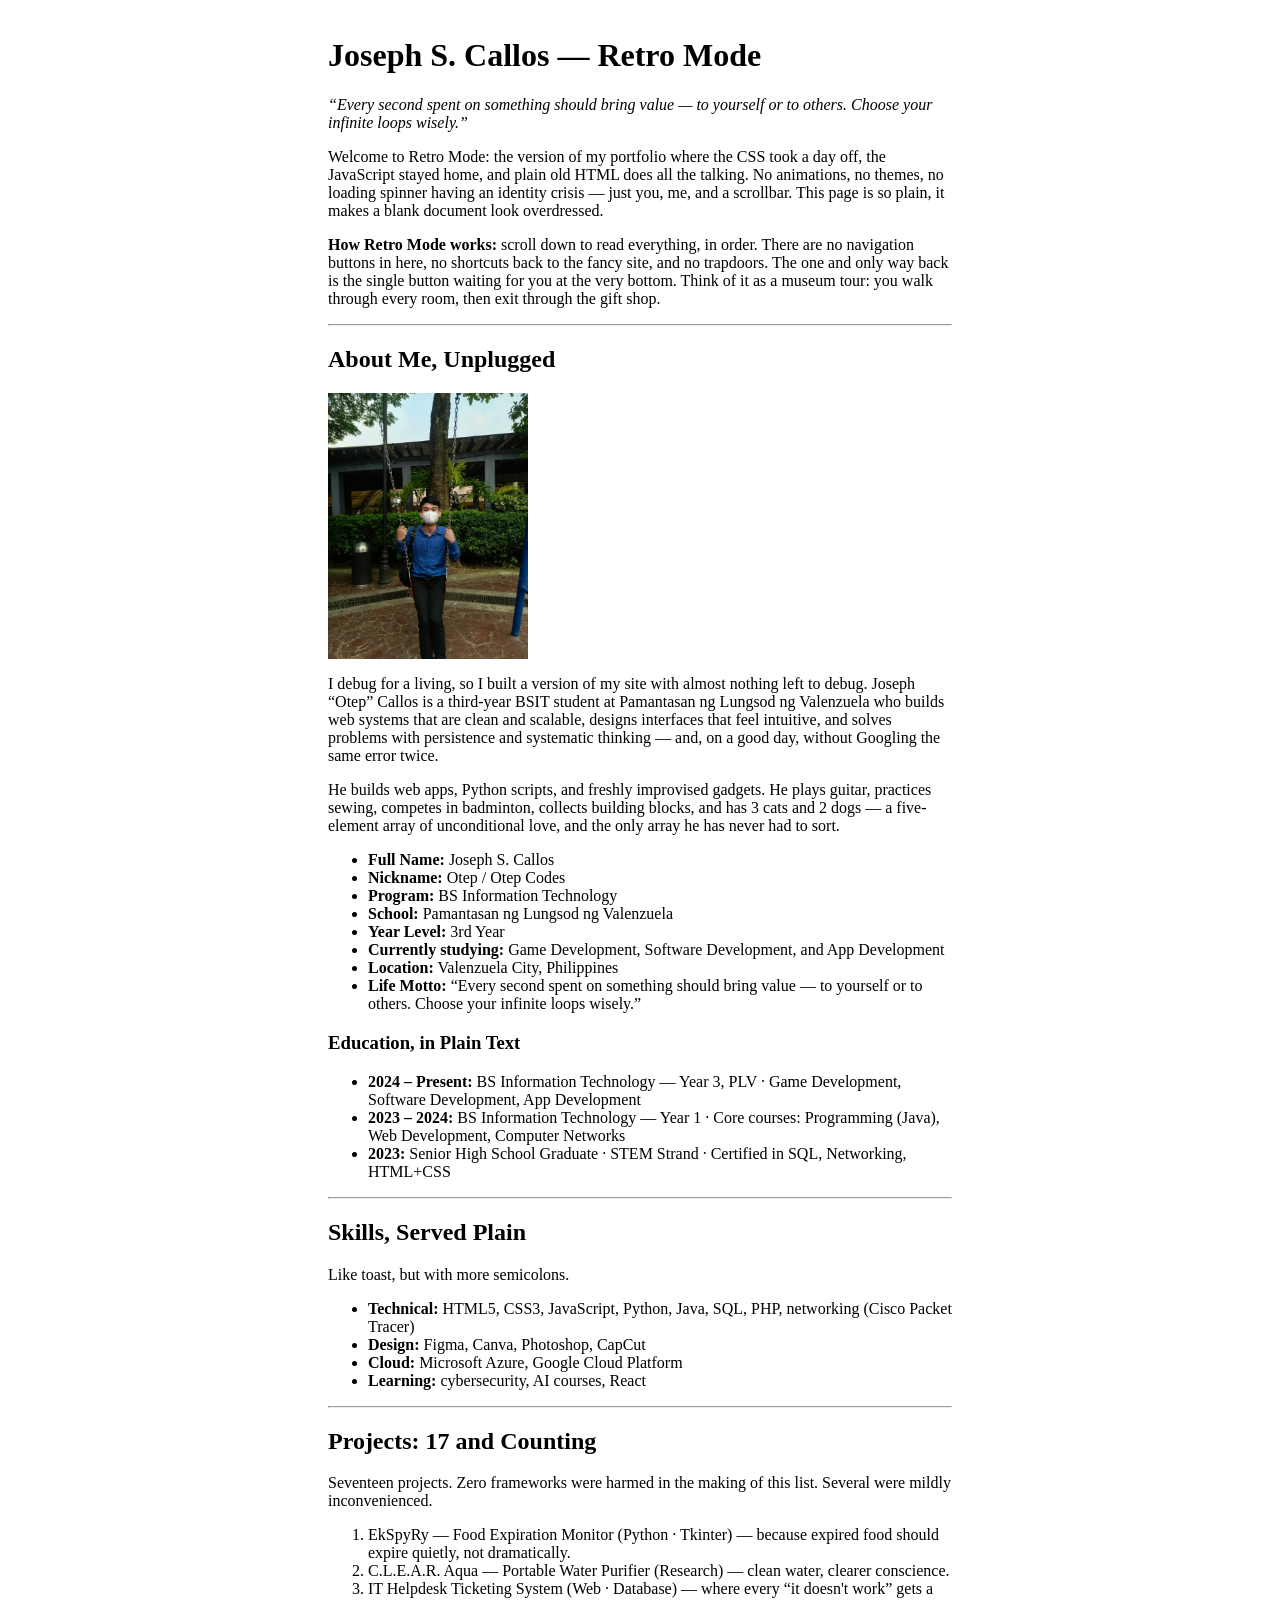
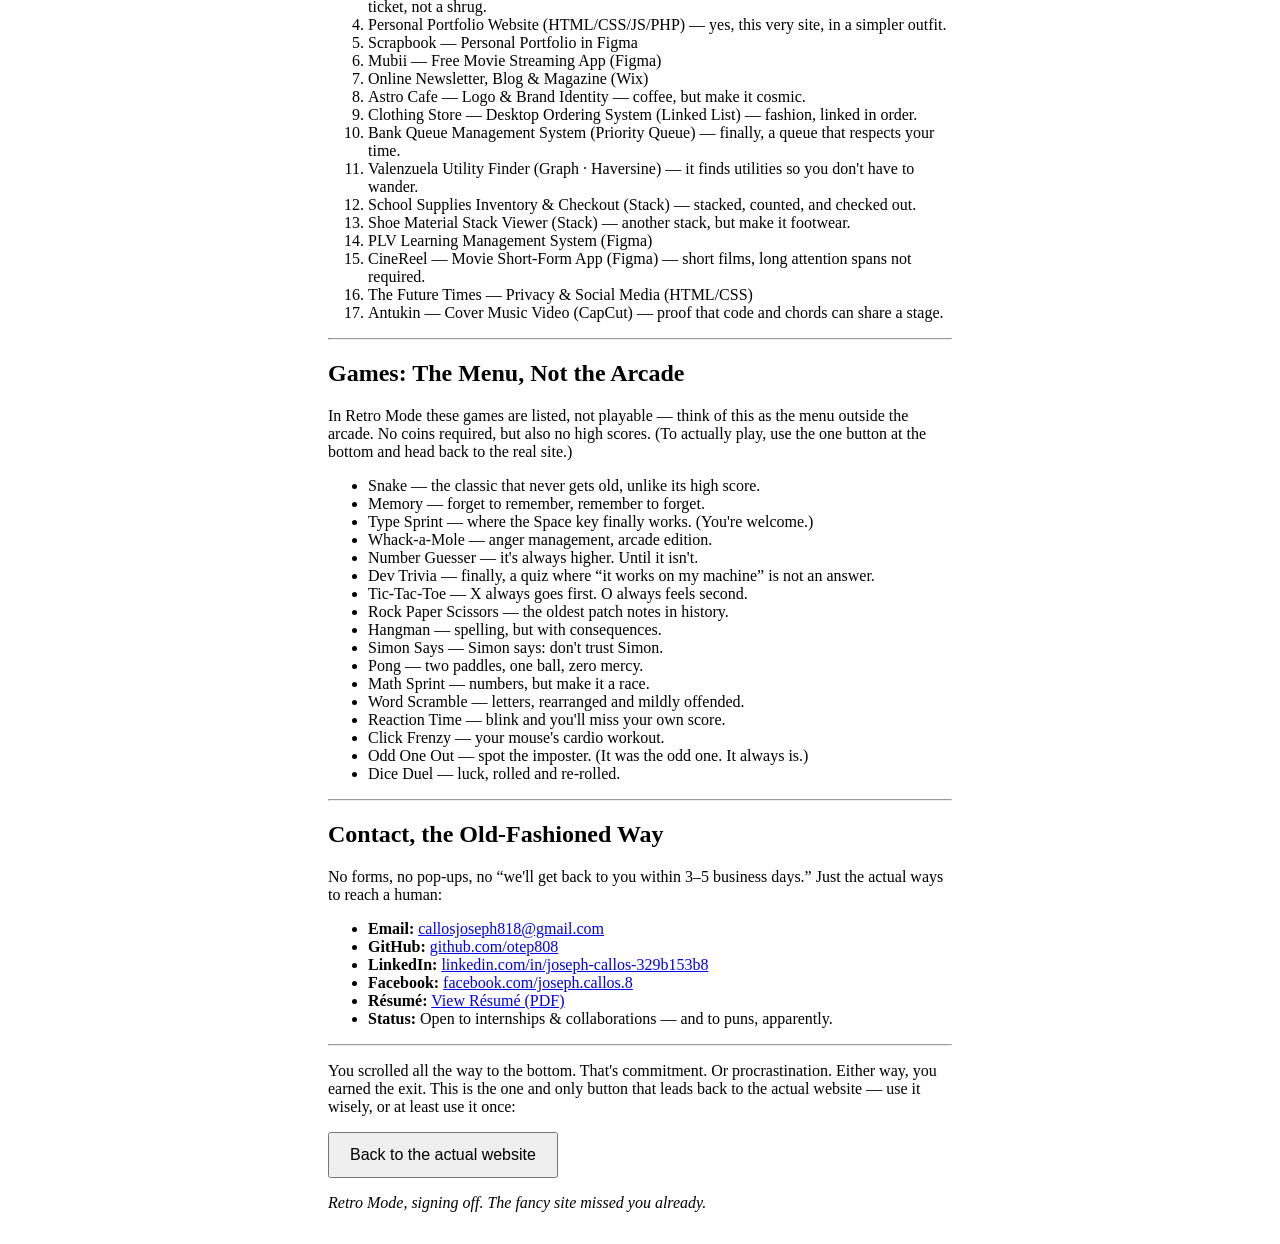
<file: retro.html>
<!DOCTYPE HTML PUBLIC "-//W3C//DTD HTML 4.01 Transitional//EN" "http://www.w3.org/TR/html4/loose.dtd">
<html>
<head>
<title>Retro Mode — OtepCodes</title>
<meta http-equiv="Content-Type" content="text/html; charset=utf-8">
<meta name="viewport" content="width=device-width, initial-scale=1">
<!-- Mobile-only plumbing, still no external stylesheet and no script:
     the table stays readable on a phone instead of overflowing it. -->
<style type="text/css">
table{max-width:640px;width:100%;}
img{max-width:100%;height:auto;}
p,li{overflow-wrap:break-word;}
input[type=submit]{font-size:16px;padding:12px 20px;}
</style>
</head>
<body bgcolor="#ffffff" text="#000000" link="#0000ee" vlink="#551a8b">

<center>
<table width="100%" cellpadding="8" cellspacing="0" border="0">
<tr><td>

<h1>Joseph S. Callos — Retro Mode</h1>
<p><i>“Every second spent on something should bring value — to yourself or to others. Choose your infinite loops wisely.”</i></p>
<p>Welcome to Retro Mode: the version of my portfolio where the CSS took a day off,
the JavaScript stayed home, and plain old HTML does all the talking. No animations,
no themes, no loading spinner having an identity crisis — just you, me, and a scrollbar.
This page is so plain, it makes a blank document look overdressed.</p>
<p><b>How Retro Mode works:</b> scroll down to read everything, in order. There are
no navigation buttons in here, no shortcuts back to the fancy site, and no trapdoors.
The one and only way back is the single button waiting for you at the very bottom.
Think of it as a museum tour: you walk through every room, then exit through the gift shop.</p>

<hr>

<h2>About Me, Unplugged</h2>
<p><img src="images/photos/me.jpg" alt="Photo of Joseph Callos" width="200"></p>
<p>I debug for a living, so I built a version of my site with almost nothing left to debug.
Joseph “Otep” Callos is a third-year BSIT student at Pamantasan ng Lungsod ng Valenzuela
who builds web systems that are clean and scalable, designs interfaces that feel intuitive,
and solves problems with persistence and systematic thinking — and, on a good day, without
Googling the same error twice.</p>
<p>He builds web apps, Python scripts, and freshly improvised gadgets. He plays guitar,
practices sewing, competes in badminton, collects building blocks, and has 3 cats and 2 dogs —
a five-element array of unconditional love, and the only array he has never had to sort.</p>

<ul>
<li><b>Full Name:</b> Joseph S. Callos</li>
<li><b>Nickname:</b> Otep / Otep Codes</li>
<li><b>Program:</b> BS Information Technology</li>
<li><b>School:</b> Pamantasan ng Lungsod ng Valenzuela</li>
<li><b>Year Level:</b> 3rd Year</li>
<li><b>Currently studying:</b> Game Development, Software Development, and App Development</li>
<li><b>Location:</b> Valenzuela City, Philippines</li>
<li><b>Life Motto:</b> “Every second spent on something should bring value — to yourself or to others. Choose your infinite loops wisely.”</li>
</ul>

<h3>Education, in Plain Text</h3>
<ul>
<li><b>2024 – Present:</b> BS Information Technology — Year 3, PLV · Game Development, Software Development, App Development</li>
<li><b>2023 – 2024:</b> BS Information Technology — Year 1 · Core courses: Programming (Java), Web Development, Computer Networks</li>
<li><b>2023:</b> Senior High School Graduate · STEM Strand · Certified in SQL, Networking, HTML+CSS</li>
</ul>

<hr>

<h2>Skills, Served Plain</h2>
<p>Like toast, but with more semicolons.</p>
<ul>
<li><b>Technical:</b> HTML5, CSS3, JavaScript, Python, Java, SQL, PHP, networking (Cisco Packet Tracer)</li>
<li><b>Design:</b> Figma, Canva, Photoshop, CapCut</li>
<li><b>Cloud:</b> Microsoft Azure, Google Cloud Platform</li>
<li><b>Learning:</b> cybersecurity, AI courses, React</li>
</ul>

<hr>

<h2>Projects: 17 and Counting</h2>
<p>Seventeen projects. Zero frameworks were harmed in the making of this list.
Several were mildly inconvenienced.</p>
<ol>
<li>EkSpyRy — Food Expiration Monitor (Python · Tkinter) — because expired food should expire quietly, not dramatically.</li>
<li>C.L.E.A.R. Aqua — Portable Water Purifier (Research) — clean water, clearer conscience.</li>
<li>IT Helpdesk Ticketing System (Web · Database) — where every “it doesn't work” gets a ticket, not a shrug.</li>
<li>Personal Portfolio Website (HTML/CSS/JS/PHP) — yes, this very site, in a simpler outfit.</li>
<li>Scrapbook — Personal Portfolio in Figma</li>
<li>Mubii — Free Movie Streaming App (Figma)</li>
<li>Online Newsletter, Blog &amp; Magazine (Wix)</li>
<li>Astro Cafe — Logo &amp; Brand Identity — coffee, but make it cosmic.</li>
<li>Clothing Store — Desktop Ordering System (Linked List) — fashion, linked in order.</li>
<li>Bank Queue Management System (Priority Queue) — finally, a queue that respects your time.</li>
<li>Valenzuela Utility Finder (Graph · Haversine) — it finds utilities so you don't have to wander.</li>
<li>School Supplies Inventory &amp; Checkout (Stack) — stacked, counted, and checked out.</li>
<li>Shoe Material Stack Viewer (Stack) — another stack, but make it footwear.</li>
<li>PLV Learning Management System (Figma)</li>
<li>CineReel — Movie Short-Form App (Figma) — short films, long attention spans not required.</li>
<li>The Future Times — Privacy &amp; Social Media (HTML/CSS)</li>
<li>Antukin — Cover Music Video (CapCut) — proof that code and chords can share a stage.</li>
</ol>

<hr>

<h2>Games: The Menu, Not the Arcade</h2>
<p>In Retro Mode these games are listed, not playable — think of this as the menu outside
the arcade. No coins required, but also no high scores. (To actually play, use the one
button at the bottom and head back to the real site.)</p>
<ul>
<li>Snake — the classic that never gets old, unlike its high score.</li>
<li>Memory — forget to remember, remember to forget.</li>
<li>Type Sprint — where the Space key finally works. (You're welcome.)</li>
<li>Whack-a-Mole — anger management, arcade edition.</li>
<li>Number Guesser — it's always higher. Until it isn't.</li>
<li>Dev Trivia — finally, a quiz where “it works on my machine” is not an answer.</li>
<li>Tic-Tac-Toe — X always goes first. O always feels second.</li>
<li>Rock Paper Scissors — the oldest patch notes in history.</li>
<li>Hangman — spelling, but with consequences.</li>
<li>Simon Says — Simon says: don't trust Simon.</li>
<li>Pong — two paddles, one ball, zero mercy.</li>
<li>Math Sprint — numbers, but make it a race.</li>
<li>Word Scramble — letters, rearranged and mildly offended.</li>
<li>Reaction Time — blink and you'll miss your own score.</li>
<li>Click Frenzy — your mouse's cardio workout.</li>
<li>Odd One Out — spot the imposter. (It was the odd one. It always is.)</li>
<li>Dice Duel — luck, rolled and re-rolled.</li>
</ul>

<hr>

<h2>Contact, the Old-Fashioned Way</h2>
<p>No forms, no pop-ups, no “we'll get back to you within 3–5 business days.”
Just the actual ways to reach a human:</p>
<ul>
<li><b>Email:</b> <a href="mailto:callosjoseph818@gmail.com">callosjoseph818@gmail.com</a></li>
<li><b>GitHub:</b> <a href="https://github.com/otep808">github.com/otep808</a></li>
<li><b>LinkedIn:</b> <a href="https://www.linkedin.com/in/joseph-callos-329b153b8">linkedin.com/in/joseph-callos-329b153b8</a></li>
<li><b>Facebook:</b> <a href="https://www.facebook.com/joseph.callos.8">facebook.com/joseph.callos.8</a></li>
<li><b>Résumé:</b> <a href="images/resume.pdf">View Résumé (PDF)</a></li>
<li><b>Status:</b> Open to internships &amp; collaborations — and to puns, apparently.</li>
</ul>

<hr>

<p>You scrolled all the way to the bottom. That's commitment. Or procrastination.
Either way, you earned the exit. This is the one and only button that leads back
to the actual website — use it wisely, or at least use it once:</p>
<form action="index.html" method="get">
<input type="submit" value="Back to the actual website">
</form>
<p><i>Retro Mode, signing off. The fancy site missed you already.</i></p>

</td></tr>
</table>
</center>

</body>
</html>
</file>
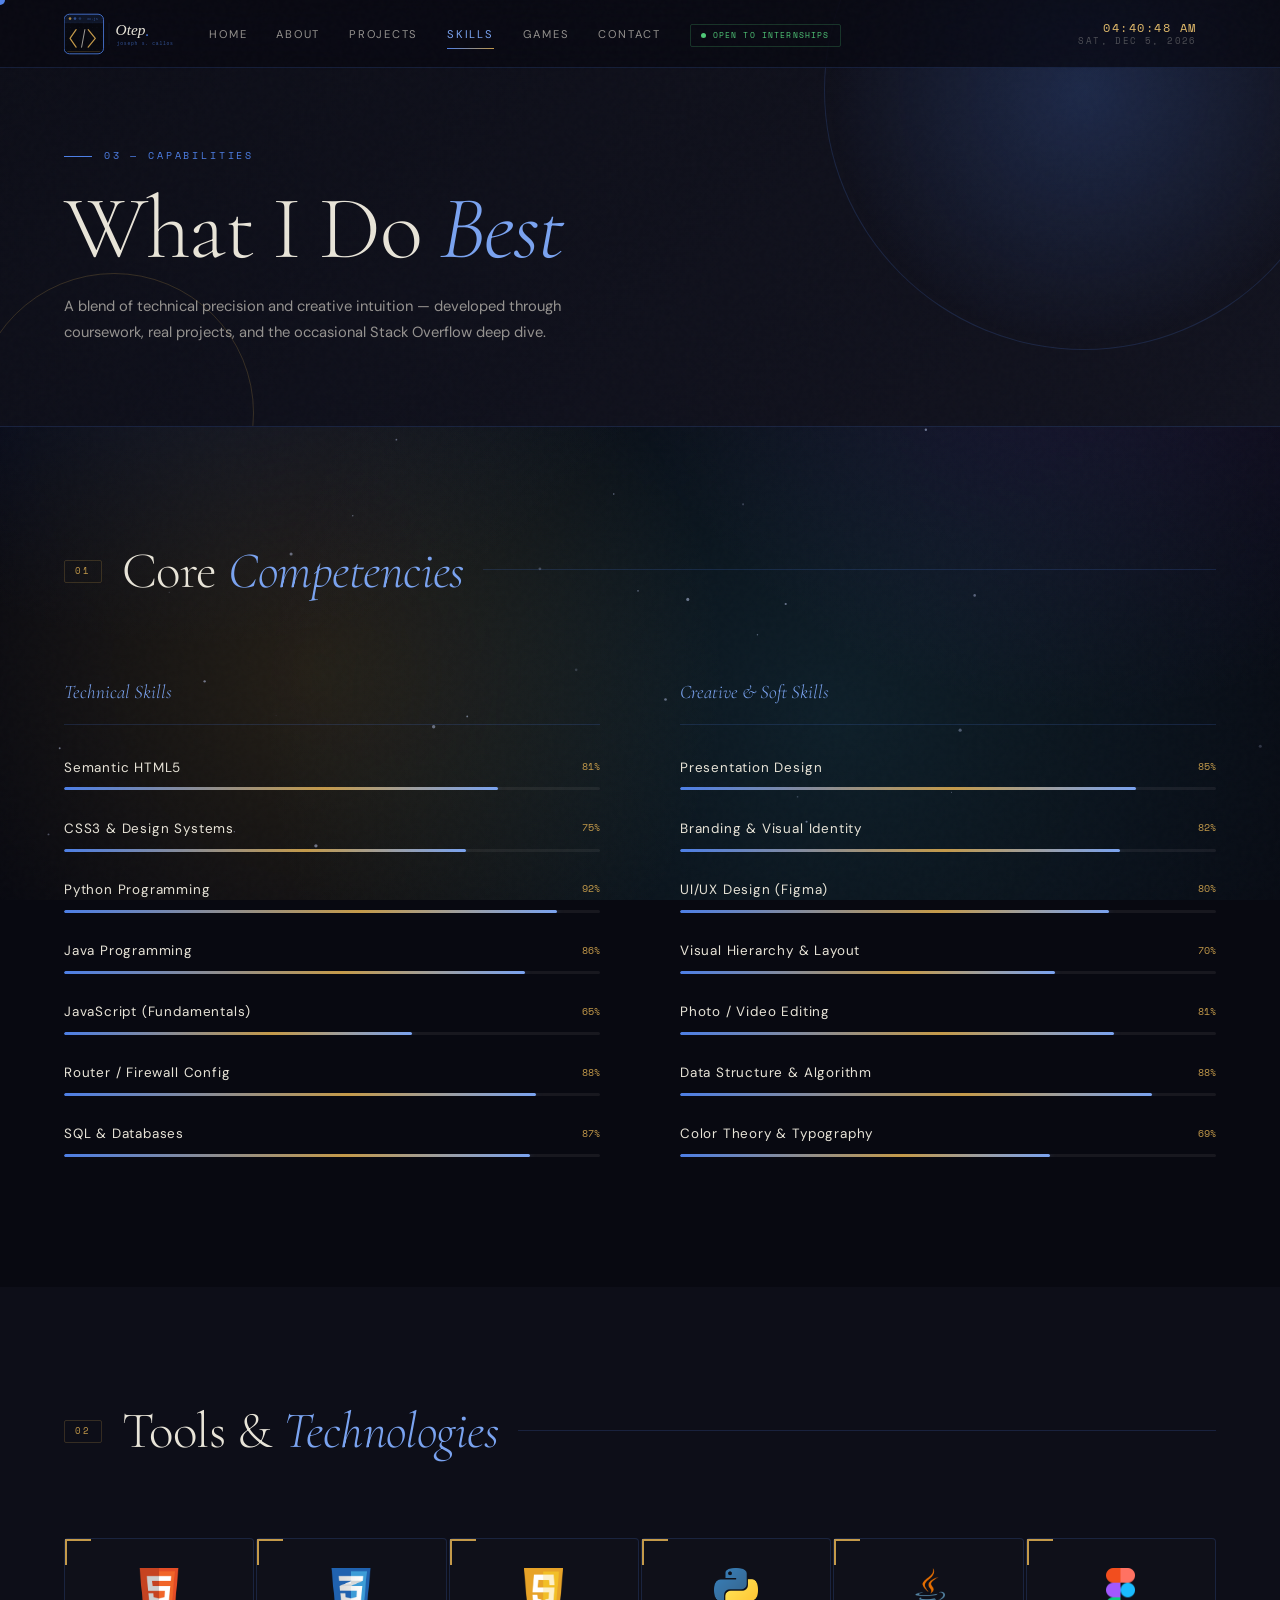
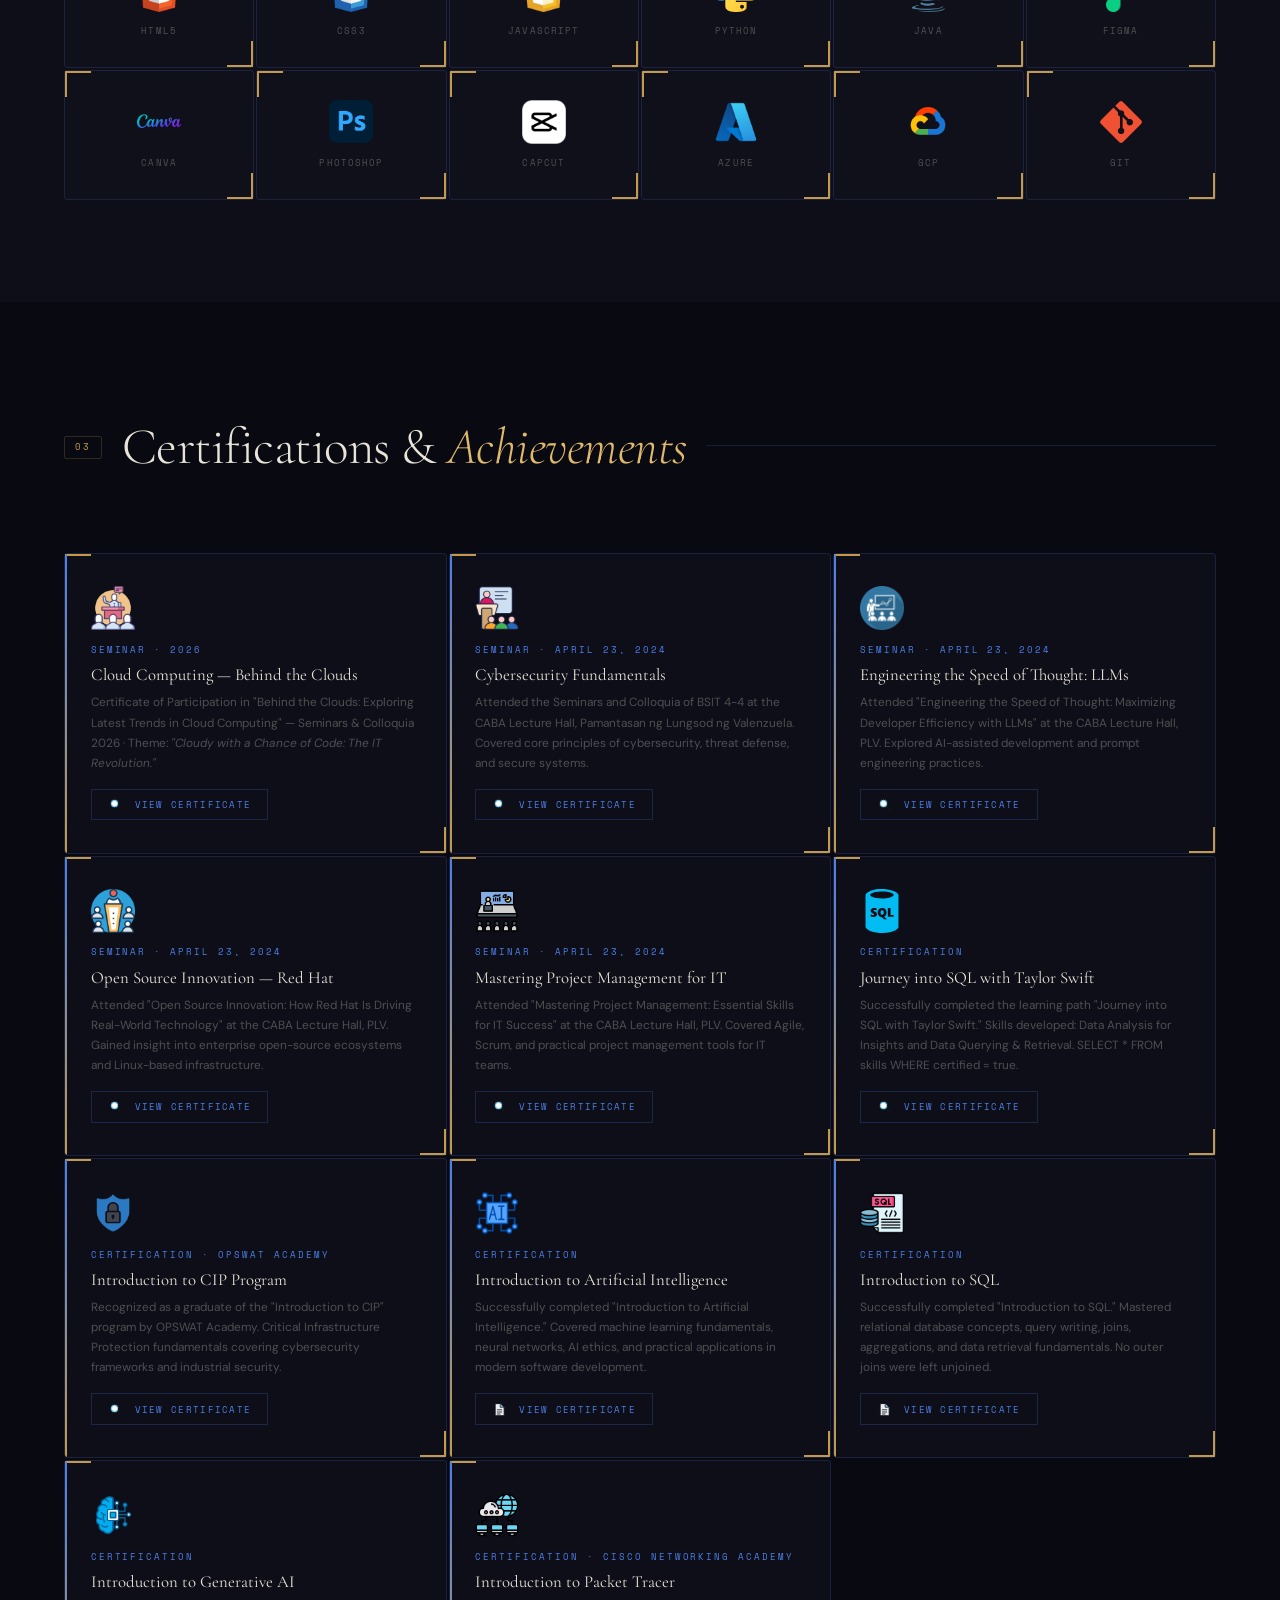
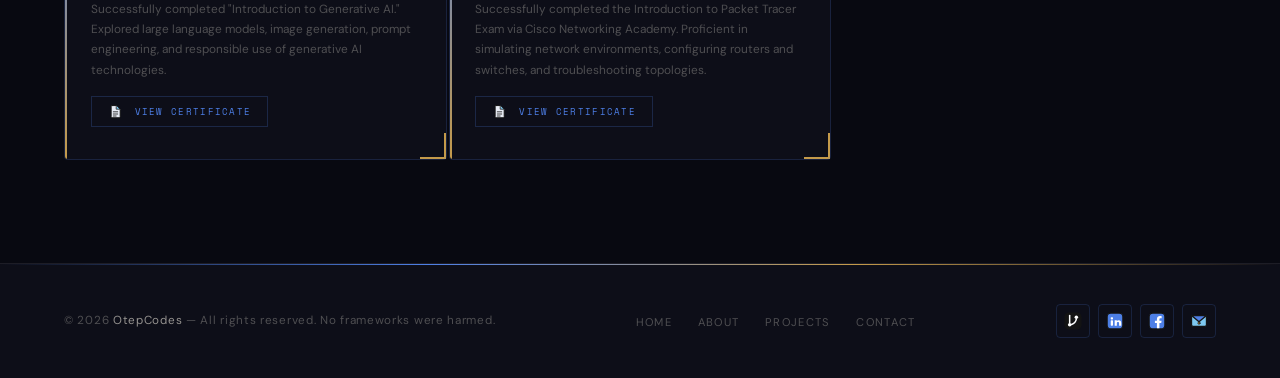
<file: skills.html>
<!DOCTYPE html>
<html lang="en" data-theme="dark">
<head>
  <meta charset="UTF-8"/><meta name="viewport" content="width=device-width, initial-scale=1.0"/>
  <title>Skills — OtepCodes</title>
  <meta name="description" content="Review Joseph S. Callos' technical and creative skills, including HTML, CSS, JavaScript, Python, Java, SQL, networking, and UI/UX tools."/>
  <meta name="theme-color" content="#080911"/>
  <meta name="color-scheme" content="dark light"/>
  <link rel="icon" href="images/logomark_dark.png"/>
  <link href="https://fonts.googleapis.com/css2?family=Cormorant+Garamond:ital,wght@0,300;0,400;0,600;1,300;1,400&family=DM+Sans:wght@300;400;500&family=Space+Mono&display=swap" rel="stylesheet"/>
  <link rel="stylesheet" href="css/styles.css"/>
</head>
<body>
<a class="skip-link" href="#skills-bars">Skip to content</a>
<div id="progress-bar"></div><div id="cursor"></div><div id="page-cover"></div>
<div class="mobile-nav" id="mobileNav" role="dialog" aria-modal="true" aria-hidden="true">
  <div class="mob-sheet">
    <div class="mob-bar">
      <span class="terminal-dot" style="background:#ff5f57"></span>
      <span class="terminal-dot" style="background:#febc2e"></span>
      <span class="terminal-dot" style="background:#28c840"></span>
      <span class="mob-title">otep@plv:~$ menu</span>
      <button class="mob-close" onclick="closeMobile()" aria-label="Close menu">✕</button>
    </div>
    <div class="mob-grid" role="navigation" aria-label="Mobile navigation">
      <a class="mob-tile" href="index.html" onclick="closeMobile()"><span class="mob-ico"><img class="mob-ico-img" src="images/icons/home.svg" alt=""></span><span class="mob-label">Home</span><span class="mob-num">01 · start here</span></a>
      <a class="mob-tile" href="about.html" onclick="closeMobile()"><span class="mob-ico"><img class="mob-ico-img" src="images/icons/user.svg" alt=""></span><span class="mob-label">About</span><span class="mob-num">02 · who I am</span></a>
      <a class="mob-tile" href="projects.html" onclick="closeMobile()"><span class="mob-ico"><img class="mob-ico-img" src="images/icons/briefcase.svg" alt=""></span><span class="mob-label">Projects</span><span class="mob-num">03 · built things</span></a>
      <a class="mob-tile" href="skills.html" onclick="closeMobile()"><span class="mob-ico"><img class="mob-ico-img" src="images/icons/tools.svg" alt=""></span><span class="mob-label">Skills</span><span class="mob-num">04 · tools &amp; certs</span></a>
      <a class="mob-tile" href="games.html" onclick="closeMobile()"><span class="mob-ico"><img class="mob-ico-img" src="images/icons/gamepad.svg" alt=""></span><span class="mob-label">Games</span><span class="mob-num">05 · 20 mini games</span></a>
      <a class="mob-tile" href="contact.html" onclick="closeMobile()"><span class="mob-ico"><img class="mob-ico-img" src="images/icons/mail.svg" alt=""></span><span class="mob-label">Contact</span><span class="mob-num">06 · say hello</span></a>
      <a class="mob-tile" href="terminal.html" onclick="closeMobile()" style="grid-column:1/-1"><span class="mob-ico"><img class="mob-ico-img" src="images/icons/keyboard.svg" alt=""></span><span class="mob-label">Terminal</span><span class="mob-num">07 · browse me like a shell</span></a>
    </div>
    <div class="mob-foot">
      <button class="mob-theme" onclick="document.getElementById('navLogoBtn') && document.getElementById('navLogoBtn').click()"><img class="mob-theme-img" src="images/icons/theme.svg" alt=""> Toggle theme</button>
      <span class="mob-sub">OtepCodes · PLV BSIT</span>
    </div>
  </div>
</div>
<nav id="nav" aria-label="Primary navigation">
  <button class="nav-logo" id="navLogoBtn" aria-label="Toggle light/dark mode" title="Click to toggle theme">
    <img class="site-logo" src="images/logo-dark.svg" alt="OtepCodes" height="44"/>
  </button>
  <ul class="nav-links">
    <li><a href="index.html">Home</a></li><li><a href="about.html">About</a></li>
    <li><a href="projects.html">Projects</a></li><li><a href="skills.html">Skills</a></li>
    <li><a href="games.html">Games</a></li><li><a href="contact.html">Contact</a></li>
  </ul>
  <span class="nav-clock" aria-label="Manila time"><span class="nav-clock-time" data-clock-time>--:--</span><span class="nav-clock-date" data-clock-date></span></span><button class="hamburger" id="hamburger" type="button" aria-label="Open navigation" aria-controls="mobileNav" aria-expanded="false"><span></span><span></span><span></span></button>
</nav>

<header class="page-header">
  <p class="ph-label">03 — Capabilities</p>
  <h1 class="ph-title">What I Do <em>Best</em></h1>
  <p class="ph-desc">A blend of technical precision and creative intuition — developed through coursework, real projects, and the occasional Stack Overflow deep dive.</p>
</header>

<!-- SKILL BARS -->
<section id="skills-bars">
  <div class="section-header reveal">
    <span class="section-num">01</span>
    <h2 class="section-title">Core <em>Competencies</em></h2>
    <div class="section-line"></div>
  </div>
  <div class="skills-grid">
    <div class="reveal left">
      <p class="skills-col-title">Technical Skills</p>
      <div class="skill-item"><div class="skill-header"><span class="skill-name">Semantic HTML5</span><span class="skill-pct">81%</span></div><div class="skill-bar"><div class="skill-fill" style="width:81%"></div></div></div>
      <div class="skill-item"><div class="skill-header"><span class="skill-name">CSS3 &amp; Design Systems</span><span class="skill-pct">75%</span></div><div class="skill-bar"><div class="skill-fill" style="width:75%"></div></div></div>
      <div class="skill-item"><div class="skill-header"><span class="skill-name">Python Programming</span><span class="skill-pct">92%</span></div><div class="skill-bar"><div class="skill-fill" style="width:92%"></div></div></div>
      <div class="skill-item"><div class="skill-header"><span class="skill-name">Java Programming</span><span class="skill-pct">86%</span></div><div class="skill-bar"><div class="skill-fill" style="width:86%"></div></div></div>
      <div class="skill-item"><div class="skill-header"><span class="skill-name">JavaScript (Fundamentals)</span><span class="skill-pct">65%</span></div><div class="skill-bar"><div class="skill-fill" style="width:65%"></div></div></div>
      <div class="skill-item"><div class="skill-header"><span class="skill-name">Router / Firewall Config</span><span class="skill-pct">88%</span></div><div class="skill-bar"><div class="skill-fill" style="width:88%"></div></div></div>
      <div class="skill-item"><div class="skill-header"><span class="skill-name">SQL &amp; Databases</span><span class="skill-pct">87%</span></div><div class="skill-bar"><div class="skill-fill" style="width:87%"></div></div></div>
    </div>
    <div class="reveal right rd2">
      <p class="skills-col-title">Creative &amp; Soft Skills</p>
      <div class="skill-item"><div class="skill-header"><span class="skill-name">Presentation Design</span><span class="skill-pct">85%</span></div><div class="skill-bar"><div class="skill-fill" style="width:85%"></div></div></div>
      <div class="skill-item"><div class="skill-header"><span class="skill-name">Branding &amp; Visual Identity</span><span class="skill-pct">82%</span></div><div class="skill-bar"><div class="skill-fill" style="width:82%"></div></div></div>
      <div class="skill-item"><div class="skill-header"><span class="skill-name">UI/UX Design (Figma)</span><span class="skill-pct">80%</span></div><div class="skill-bar"><div class="skill-fill" style="width:80%"></div></div></div>
      <div class="skill-item"><div class="skill-header"><span class="skill-name">Visual Hierarchy &amp; Layout</span><span class="skill-pct">70%</span></div><div class="skill-bar"><div class="skill-fill" style="width:70%"></div></div></div>
      <div class="skill-item"><div class="skill-header"><span class="skill-name">Photo / Video Editing</span><span class="skill-pct">81%</span></div><div class="skill-bar"><div class="skill-fill" style="width:81%"></div></div></div>
      <div class="skill-item"><div class="skill-header"><span class="skill-name">Data Structure &amp; Algorithm</span><span class="skill-pct">88%</span></div><div class="skill-bar"><div class="skill-fill" style="width:88%"></div></div></div>
      <div class="skill-item"><div class="skill-header"><span class="skill-name">Color Theory &amp; Typography</span><span class="skill-pct">69%</span></div><div class="skill-bar"><div class="skill-fill" style="width:69%"></div></div></div>
    </div>
  </div>
</section>

<!-- TOOLS -->
<section id="tools" style="background:var(--bg-2);">
  <div class="section-header reveal">
    <span class="section-num">02</span>
    <h2 class="section-title">Tools &amp; <em>Technologies</em></h2>
    <div class="section-line"></div>
  </div>
  <div class="tools-grid">
    <div class="tool-card card-frame pressable reveal rd1"><img class="tool-icon-img" src="images/skills/html.png" alt="HTML5"/><p class="tool-name">HTML5</p></div>
    <div class="tool-card card-frame pressable reveal rd1"><img class="tool-icon-img" src="images/skills/css.png" alt="CSS3"/><p class="tool-name">CSS3</p></div>
    <div class="tool-card card-frame pressable reveal rd2"><img class="tool-icon-img" src="images/skills/js.png" alt="JavaScript"/><p class="tool-name">JavaScript</p></div>
    <div class="tool-card card-frame pressable reveal rd2"><img class="tool-icon-img" src="images/skills/python.png" alt="Python"/><p class="tool-name">Python</p></div>
    <div class="tool-card card-frame pressable reveal rd3"><img class="tool-icon-img" src="images/skills/java.png" alt="Java"/><p class="tool-name">Java</p></div>
    <div class="tool-card card-frame pressable reveal rd3"><img class="tool-icon-img" src="images/skills/figma.png" alt="Figma"/><p class="tool-name">Figma</p></div>
    <div class="tool-card card-frame pressable reveal rd4"><img class="tool-icon-img" src="images/skills/canva.png" alt="Canva"/><p class="tool-name">Canva</p></div>
    <div class="tool-card card-frame pressable reveal rd4"><img class="tool-icon-img" src="images/skills/photoshop.png" alt="Photoshop"/><p class="tool-name">Photoshop</p></div>
    <div class="tool-card card-frame pressable reveal rd2"><img class="tool-icon-img" src="images/skills/capcut.png" alt="CapCut"/><p class="tool-name">CapCut</p></div>
    <div class="tool-card card-frame pressable reveal rd3"><img class="tool-icon-img" src="images/skills/azure.png" alt="Azure"/><p class="tool-name">Azure</p></div>
    <div class="tool-card card-frame pressable reveal rd3"><img class="tool-icon-img" src="images/skills/gcp.png" alt="GCP"/><p class="tool-name">GCP</p></div>
    <div class="tool-card card-frame pressable reveal rd4"><img class="tool-icon-img" src="images/skills/git.png" alt="GitHub"/><p class="tool-name">Git</p></div>
  </div>
</section>

<!-- CERTIFICATIONS -->
<section id="certs">
  <div class="section-header reveal">
    <span class="section-num">03</span>
    <h2 class="section-title">Certifications &amp; <span class="g">Achievements</span></h2>
    <div class="section-line"></div>
  </div>
  <div class="cert-grid" id="certGrid">

    <!-- 1 — Cloud Computing Seminar -->
    <div class="cert-card card-frame pressable reveal rd1">
      <img class="cert-icon-img" src="images/skills/seminar.png" alt="Cloud Computing"/>
      <p class="cert-label">Seminar · 2026</p>
      <p class="cert-title">Cloud Computing — Behind the Clouds</p>
      <p class="cert-desc">Certificate of Participation in "Behind the Clouds: Exploring Latest Trends in Cloud Computing" — Seminars &amp; Colloquia 2026 · Theme: <em>"Cloudy with a Chance of Code: The IT Revolution."</em></p>
      <button class="cert-view-btn" data-src="images/certs/cert1.jpg"><img class="cert-view-img" src="images/icons/magnifier.svg" alt=""> View Certificate</button>
    </div>

    <!-- 2 — Cybersecurity Fundamentals -->
    <div class="cert-card card-frame pressable reveal rd2">
      <img class="cert-icon-img" src="images/skills/seminar2.png" alt="Cybersecurity"/>
      <p class="cert-label">Seminar · April 23, 2024</p>
      <p class="cert-title">Cybersecurity Fundamentals</p>
      <p class="cert-desc">Attended the Seminars and Colloquia of BSIT 4-4 at the CABA Lecture Hall, Pamantasan ng Lungsod ng Valenzuela. Covered core principles of cybersecurity, threat defense, and secure systems.</p>
      <button class="cert-view-btn" data-src="images/certs/cert2.jpg"><img class="cert-view-img" src="images/icons/magnifier.svg" alt=""> View Certificate</button>
    </div>

    <!-- 3 — LLMs & Developer Efficiency -->
    <div class="cert-card card-frame pressable reveal rd3">
      <img class="cert-icon-img" src="images/skills/seminar3.png" alt="LLMs"/>
      <p class="cert-label">Seminar · April 23, 2024</p>
      <p class="cert-title">Engineering the Speed of Thought: LLMs</p>
      <p class="cert-desc">Attended "Engineering the Speed of Thought: Maximizing Developer Efficiency with LLMs" at the CABA Lecture Hall, PLV. Explored AI-assisted development and prompt engineering practices.</p>
      <button class="cert-view-btn" data-src="images/certs/cert3.jpg"><img class="cert-view-img" src="images/icons/magnifier.svg" alt=""> View Certificate</button>
    </div>

    <!-- 4 — Red Hat / Open Source -->
    <div class="cert-card card-frame pressable reveal rd1">
      <img class="cert-icon-img" src="images/skills/seminar4.png" alt="Open Source"/>
      <p class="cert-label">Seminar · April 23, 2024</p>
      <p class="cert-title">Open Source Innovation — Red Hat</p>
      <p class="cert-desc">Attended "Open Source Innovation: How Red Hat Is Driving Real-World Technology" at the CABA Lecture Hall, PLV. Gained insight into enterprise open-source ecosystems and Linux-based infrastructure.</p>
      <button class="cert-view-btn" data-src="images/certs/cert4.jpg"><img class="cert-view-img" src="images/icons/magnifier.svg" alt=""> View Certificate</button>
    </div>

    <!-- 5 — Project Management -->
    <div class="cert-card card-frame pressable reveal rd2">
      <img class="cert-icon-img" src="images/skills/seminar5.png" alt="Project Management"/>
      <p class="cert-label">Seminar · April 23, 2024</p>
      <p class="cert-title">Mastering Project Management for IT</p>
      <p class="cert-desc">Attended "Mastering Project Management: Essential Skills for IT Success" at the CABA Lecture Hall, PLV. Covered Agile, Scrum, and practical project management tools for IT teams.</p>
      <button class="cert-view-btn" data-src="images/certs/cert5.jpg"><img class="cert-view-img" src="images/icons/magnifier.svg" alt=""> View Certificate</button>
    </div>

    <!-- 6 — SQL with Taylor Swift -->
    <div class="cert-card card-frame pressable reveal rd3">
      <img class="cert-icon-img" src="images/skills/sql2.svg" alt="SQL"/>
      <p class="cert-label">Certification</p>
      <p class="cert-title">Journey into SQL with Taylor Swift</p>
      <p class="cert-desc">Successfully completed the learning path "Journey into SQL with Taylor Swift." Skills developed: Data Analysis for Insights and Data Querying &amp; Retrieval. SELECT * FROM skills WHERE certified = true.</p>
      <button class="cert-view-btn" data-src="images/certs/cert6.jpg"><img class="cert-view-img" src="images/icons/magnifier.svg" alt=""> View Certificate</button>
    </div>

    <!-- 7 — OPSWAT CIP -->
    <div class="cert-card card-frame pressable reveal rd1">
      <img class="cert-icon-img" src="images/skills/cybersecurity.png" alt="OPSWAT CIP"/>
      <p class="cert-label">Certification · OPSWAT Academy</p>
      <p class="cert-title">Introduction to CIP Program</p>
      <p class="cert-desc">Recognized as a graduate of the "Introduction to CIP" program by OPSWAT Academy. Critical Infrastructure Protection fundamentals covering cybersecurity frameworks and industrial security.</p>
      <button class="cert-view-btn" data-src="images/certs/cert7.jpg"><img class="cert-view-img" src="images/icons/magnifier.svg" alt=""> View Certificate</button>
    </div>

    <!-- 8 — Intro to AI -->
    <div class="cert-card card-frame pressable reveal rd2">
      <img class="cert-icon-img" src="images/skills/ai2.png" alt="AI"/>
      <p class="cert-label">Certification</p>
      <p class="cert-title">Introduction to Artificial Intelligence</p>
      <p class="cert-desc">Successfully completed "Introduction to Artificial Intelligence." Covered machine learning fundamentals, neural networks, AI ethics, and practical applications in modern software development.</p>
      <button class="cert-view-btn" data-src="images/certs/cert8.pdf"><img class="cert-view-img" src="images/icons/document.svg" alt=""> View Certificate</button>
    </div>

    <!-- 9 — Intro to SQL -->
    <div class="cert-card card-frame pressable reveal rd3">
      <img class="cert-icon-img" src="images/skills/sql3.png" alt="SQL"/>
      <p class="cert-label">Certification</p>
      <p class="cert-title">Introduction to SQL</p>
      <p class="cert-desc">Successfully completed "Introduction to SQL." Mastered relational database concepts, query writing, joins, aggregations, and data retrieval fundamentals. No outer joins were left unjoined.</p>
      <button class="cert-view-btn" data-src="images/certs/cert9.pdf"><img class="cert-view-img" src="images/icons/document.svg" alt=""> View Certificate</button>
    </div>

    <!-- 10 — Generative AI -->
    <div class="cert-card card-frame pressable reveal rd1">
      <img class="cert-icon-img" src="images/skills/ai3.png" alt="Generative AI"/>
      <p class="cert-label">Certification</p>
      <p class="cert-title">Introduction to Generative AI</p>
      <p class="cert-desc">Successfully completed "Introduction to Generative AI." Explored large language models, image generation, prompt engineering, and responsible use of generative AI technologies.</p>
      <button class="cert-view-btn" data-src="images/certs/cert10.pdf"><img class="cert-view-img" src="images/icons/document.svg" alt=""> View Certificate</button>
    </div>

    <!-- 11 — Cisco Packet Tracer -->
    <div class="cert-card card-frame pressable reveal rd2">
      <img class="cert-icon-img" src="images/skills/networking2.png" alt="Cisco"/>
      <p class="cert-label">Certification · Cisco Networking Academy</p>
      <p class="cert-title">Introduction to Packet Tracer</p>
      <p class="cert-desc">Successfully completed the Introduction to Packet Tracer Exam via Cisco Networking Academy. Proficient in simulating network environments, configuring routers and switches, and troubleshooting topologies.</p>
      <button class="cert-view-btn" data-src="images/certs/cert11.pdf"><img class="cert-view-img" src="images/icons/document.svg" alt=""> View Certificate</button>
    </div>

  </div><!-- /cert-grid -->
</section>

<footer>
  <p class="footer-copy">© 2026 <strong>OtepCodes</strong> — All rights reserved. No frameworks were harmed.</p>
  <ul class="footer-links">
    <li><a href="index.html">Home</a></li><li><a href="about.html">About</a></li>
    <li><a href="projects.html">Projects</a></li><li><a href="contact.html">Contact</a></li>
  </ul>
  <div class="footer-socials">
    <a href="https://github.com/otep808" target="_blank" rel="noopener noreferrer" class="social-btn" title="GitHub"><img class="social-ico-img" src="images/icons/github.svg" alt="GitHub"></a>
    <a href="https://www.linkedin.com/in/joseph-callos-329b153b8" target="_blank" rel="noopener noreferrer" class="social-btn" title="LinkedIn"><img class="social-ico-img" src="images/icons/linkedin.svg" alt="LinkedIn"></a>
    <a href="https://www.facebook.com/joseph.callos.8" target="_blank" rel="noopener noreferrer" class="social-btn" title="Facebook"><img class="social-ico-img" src="images/icons/facebook.svg" alt="Facebook"></a>
    <a href="mailto:callosjoseph818@gmail.com" class="social-btn"><img class="social-ico-img" src="images/icons/mail.svg" alt="Email"></a>
  </div>
</footer>
<script src="javascript/main.js"></script>
<script src="javascript/certificates.js"></script>
</body>
</html>
</file>
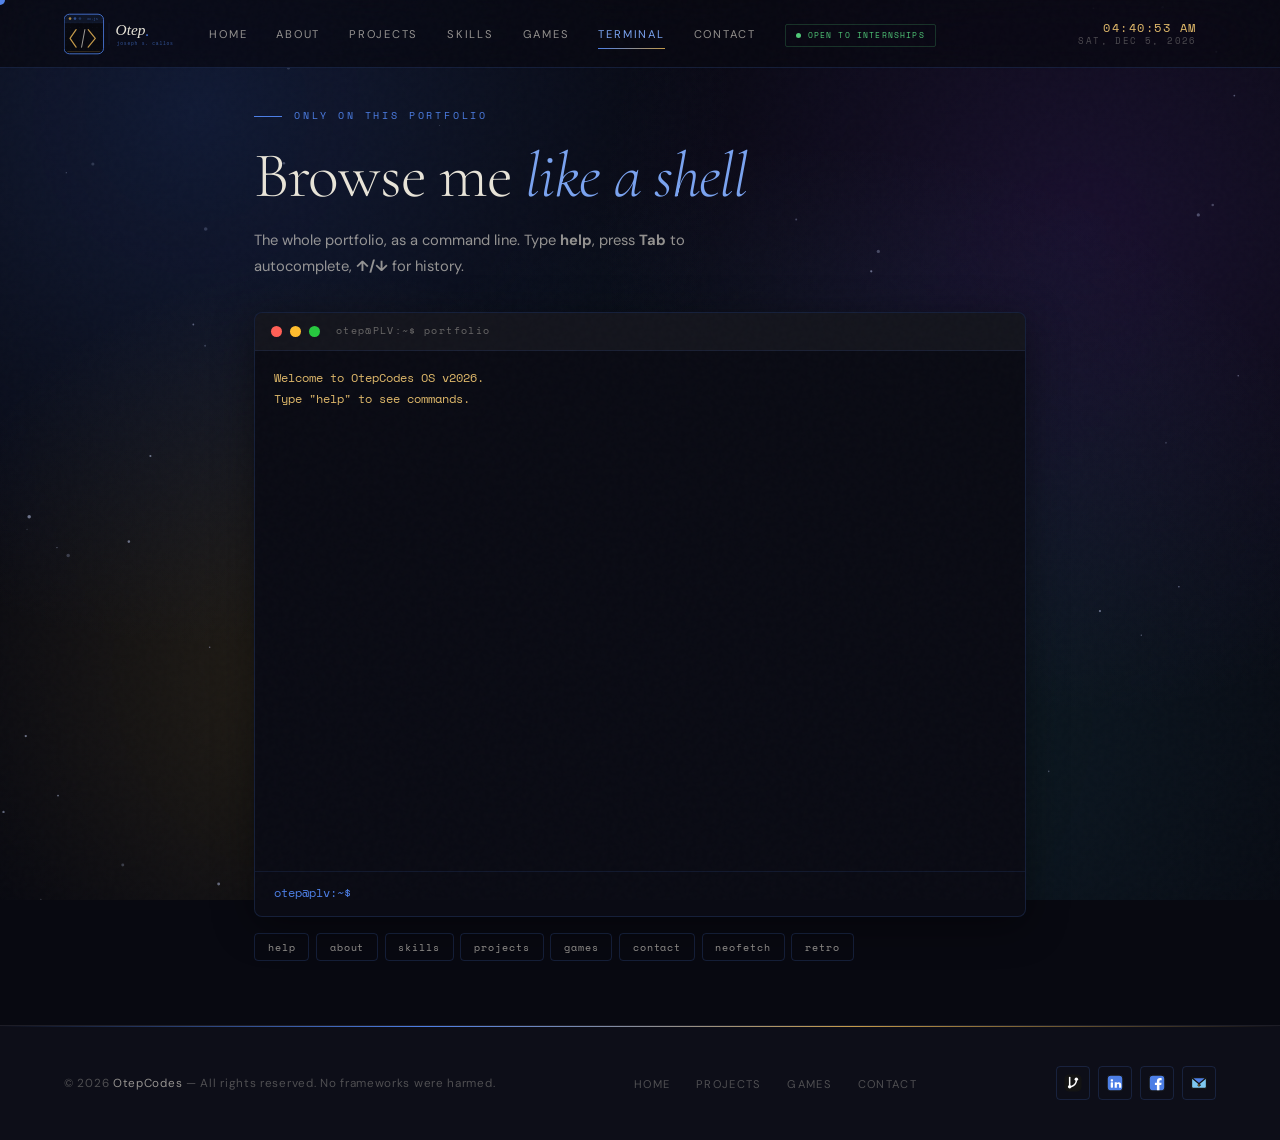
<file: terminal.html>
<!DOCTYPE html>
<html lang="en" data-theme="dark">
<head>
  <meta charset="UTF-8"/><meta name="viewport" content="width=device-width, initial-scale=1.0"/>
  <title>Terminal — OtepCodes</title>
  <meta name="description" content="A working command-line version of Joseph S. Callos' portfolio. Type help to explore projects, skills, games and leaderboards."/>
  <meta name="theme-color" content="#080911"/>
  <meta name="color-scheme" content="dark light"/>
  <link rel="icon" href="images/logomark_dark.png"/>
  <link href="https://fonts.googleapis.com/css2?family=Cormorant+Garamond:ital,wght@0,300;0,400;0,600;1,300;1,400&family=DM+Sans:wght@300;400;500&family=Space+Mono&display=swap" rel="stylesheet"/>
  <link rel="stylesheet" href="css/styles.css"/>
  <style>
    .term-wrap{max-width:900px;margin:0 auto;padding:calc(var(--nav-h) + 2.5rem) var(--pad-x) 4rem}
    .term-win{background:#0a0b14;border:1px solid var(--border);border-radius:8px;overflow:hidden;box-shadow:0 8px 40px rgba(0,0,0,.45);font-family:var(--f-mono)}
    [data-theme="light"] .term-win{background:#1a1b2e}
    .term-bar{display:flex;align-items:center;gap:.5rem;padding:.65rem 1rem;background:rgba(255,255,255,.04);border-bottom:1px solid rgba(77,127,230,.12)}
    .term-bar .terminal-title{margin-left:.5rem;color:rgba(232,228,216,.4);font-size:.6rem;letter-spacing:.14em}
    .term-out{height:min(60vh,520px);overflow-y:auto;padding:1rem 1.2rem;font-size:.78rem;line-height:1.7;color:#e8e4d8}
    .term-out div{white-space:pre-wrap;word-break:break-word}
    .t-dim{color:rgba(232,228,216,.55)}.t-gold{color:var(--gold-lt)}.t-blue{color:var(--blue-lt)}.t-err{color:var(--red)}.t-ok{color:var(--green)}
    .term-line{display:flex;gap:.6rem;align-items:center;padding:.7rem 1.2rem;border-top:1px solid rgba(77,127,230,.12)}
    .term-line span{color:var(--blue);font-size:.78rem;flex-shrink:0}
    .term-line input{flex:1;background:transparent;border:0;outline:0;color:#e8e4d8;font:inherit;font-size:.82rem;caret-color:var(--gold)}
    .term-chips{display:flex;flex-wrap:wrap;gap:.4rem;margin-top:1rem}
    .term-chip{font-family:var(--f-mono);font-size:.6rem;letter-spacing:.1em;padding:.4rem .8rem;border:1px solid var(--border);background:transparent;color:var(--text-dim);cursor:pointer;border-radius:var(--radius)}
    .term-chip:hover{border-color:var(--blue);color:var(--blue);background:var(--blue-glow)}
  </style>
</head>
<body>
<a class="skip-link" href="#termInput">Skip to terminal</a>
<div id="progress-bar"></div><div id="cursor"></div><div id="page-cover"></div>
<div class="mobile-nav" id="mobileNav" role="dialog" aria-modal="true" aria-hidden="true">
  <div class="mob-sheet">
    <div class="mob-bar">
      <span class="terminal-dot" style="background:#ff5f57"></span>
      <span class="terminal-dot" style="background:#febc2e"></span>
      <span class="terminal-dot" style="background:#28c840"></span>
      <span class="mob-title">otep@plv:~$ menu</span>
      <button class="mob-close" onclick="closeMobile()" aria-label="Close menu">✕</button>
    </div>
    <div class="mob-grid" role="navigation" aria-label="Mobile navigation">
      <a class="mob-tile" href="index.html" onclick="closeMobile()"><span class="mob-ico"><img class="mob-ico-img" src="images/icons/home.svg" alt=""></span><span class="mob-label">Home</span><span class="mob-num">01 · start here</span></a>
      <a class="mob-tile" href="about.html" onclick="closeMobile()"><span class="mob-ico"><img class="mob-ico-img" src="images/icons/user.svg" alt=""></span><span class="mob-label">About</span><span class="mob-num">02 · who I am</span></a>
      <a class="mob-tile" href="projects.html" onclick="closeMobile()"><span class="mob-ico"><img class="mob-ico-img" src="images/icons/briefcase.svg" alt=""></span><span class="mob-label">Projects</span><span class="mob-num">03 · built things</span></a>
      <a class="mob-tile" href="skills.html" onclick="closeMobile()"><span class="mob-ico"><img class="mob-ico-img" src="images/icons/tools.svg" alt=""></span><span class="mob-label">Skills</span><span class="mob-num">04 · tools &amp; certs</span></a>
      <a class="mob-tile" href="games.html" onclick="closeMobile()"><span class="mob-ico"><img class="mob-ico-img" src="images/icons/gamepad.svg" alt=""></span><span class="mob-label">Games</span><span class="mob-num">05 · 20 mini games</span></a>
      <a class="mob-tile" href="contact.html" onclick="closeMobile()"><span class="mob-ico"><img class="mob-ico-img" src="images/icons/mail.svg" alt=""></span><span class="mob-label">Contact</span><span class="mob-num">06 · say hello</span></a>
      <a class="mob-tile" href="terminal.html" onclick="closeMobile()" style="grid-column:1/-1"><span class="mob-ico"><img class="mob-ico-img" src="images/icons/keyboard.svg" alt=""></span><span class="mob-label">Terminal</span><span class="mob-num">07 · browse me like a shell</span></a>
    </div>
    <div class="mob-foot">
      <button class="mob-theme" onclick="document.getElementById('navLogoBtn') && document.getElementById('navLogoBtn').click()"><img class="mob-theme-img" src="images/icons/theme.svg" alt=""> Toggle theme</button>
      <span class="mob-sub">OtepCodes · PLV BSIT</span>
    </div>
  </div>
</div>
<nav id="nav" aria-label="Primary navigation">
  <button class="nav-logo" id="navLogoBtn" aria-label="Toggle light/dark mode" title="Click to toggle theme">
    <img class="site-logo" src="images/logo-dark.svg" alt="OtepCodes" height="44"/>
  </button>
  <ul class="nav-links">
    <li><a href="index.html">Home</a></li><li><a href="about.html">About</a></li>
    <li><a href="projects.html">Projects</a></li><li><a href="skills.html">Skills</a></li>
    <li><a href="games.html">Games</a></li><li><a href="terminal.html">Terminal</a></li><li><a href="contact.html">Contact</a></li>
  </ul>
  <span class="nav-clock" aria-label="Manila time"><span class="nav-clock-time" data-clock-time>--:--</span><span class="nav-clock-date" data-clock-date></span></span><button class="hamburger" id="hamburger" type="button" aria-label="Open navigation" aria-controls="mobileNav" aria-expanded="false"><span></span><span></span><span></span></button>
</nav>

<main class="term-wrap">
  <p class="ph-label">Only on this portfolio</p>
  <h1 class="ph-title" style="font-size:clamp(2.2rem,6vw,4rem)">Browse me <em>like a shell</em></h1>
  <p class="ph-desc" style="margin-bottom:2rem">The whole portfolio, as a command line. Type <strong>help</strong>, press <strong>Tab</strong> to autocomplete, <strong>↑/↓</strong> for history.</p>

  <div class="term-win" id="termWin">
    <div class="term-bar">
      <span class="terminal-dot dot-red"></span><span class="terminal-dot dot-yellow"></span><span class="terminal-dot dot-green"></span>
      <span class="terminal-title">otep@PLV:~$ portfolio</span>
    </div>
    <div class="term-out" id="termOut" role="log" aria-live="polite"></div>
    <label class="term-line" for="termInput"><span>otep@plv:~$</span>
      <input id="termInput" type="text" autocomplete="off" autocapitalize="off" autocorrect="off" spellcheck="false" aria-label="Terminal command"/>
    </label>
  </div>
  <div class="term-chips" id="termChips" aria-label="Quick commands"></div>
</main>

<footer>
  <p class="footer-copy">© 2026 <strong>OtepCodes</strong> — All rights reserved. No frameworks were harmed.</p>
  <ul class="footer-links"><li><a href="index.html">Home</a></li><li><a href="projects.html">Projects</a></li><li><a href="games.html">Games</a></li><li><a href="contact.html">Contact</a></li></ul>
  <div class="footer-socials">
    <a href="https://github.com/otep808" target="_blank" rel="noopener noreferrer" class="social-btn" title="GitHub"><img class="social-ico-img" src="images/icons/github.svg" alt="GitHub"></a>
    <a href="https://www.linkedin.com/in/joseph-callos-329b153b8" target="_blank" rel="noopener noreferrer" class="social-btn" title="LinkedIn"><img class="social-ico-img" src="images/icons/linkedin.svg" alt="LinkedIn"></a>
    <a href="https://www.facebook.com/joseph.callos.8" target="_blank" rel="noopener noreferrer" class="social-btn" title="Facebook"><img class="social-ico-img" src="images/icons/facebook.svg" alt="Facebook"></a>
    <a href="mailto:callosjoseph818@gmail.com" class="social-btn"><img class="social-ico-img" src="images/icons/mail.svg" alt="Email"></a>
  </div>
</footer>
<script src="javascript/main.js"></script>
<script src="javascript/terminal.js"></script>
</body>
</html>
</file>
<file: css/styles.css>
/* ================================================================
   JOSEPH S. CALLOS — Portfolio  |  styles.css
   Theme: Dark/Light toggle · Techy Blue + Gold · No Bootstrap
   Breakpoints: Desktop 1200+ · Tablet 768-1199 · Mobile ≤767
   ================================================================ */

:root {
  /* DARK (default) */
  --bg:          #080911;
  --bg-2:        #0d0e18;
  --bg-3:        #12131f;
  --bg-card:     #0f1019;
  --text:        #e8e4d8;
  --text-dim:    rgba(232,228,216,.62);
  --text-faint:  rgba(232,228,216,.3);
  --gold:        #c49a4a;
  --gold-lt:     #e0b96a;
  --gold-dim:    rgba(196,154,74,.22);
  --gold-glow:   rgba(196,154,74,.07);
  --blue:        #4d7fe6;
  --blue-lt:     #7aa3f0;
  --blue-dim:    rgba(77,127,230,.22);
  --blue-glow:   rgba(77,127,230,.08);
  --green:       #50c878;
  --red:         #e05555;
  --border:      rgba(77,127,230,.18);
  --border-2:    rgba(232,228,216,.07);
  --f-display:   'Cormorant Garamond', serif;
  --f-body:      'DM Sans', sans-serif;
  --f-mono:      'Space Mono', monospace;
  --ease:        cubic-bezier(.25,.46,.45,.94);
  --ease-out:    cubic-bezier(.16,1,.3,1);
  --ease-spring: cubic-bezier(.34,1.56,.64,1);
  --nav-h:  68px;
  --pad-x:  clamp(1.4rem,5vw,5rem);
  --pad-y:  clamp(4rem,8vw,8rem);
}

[data-theme="light"] {
  --bg:         #f0f2fa;
  --bg-2:       #e6e9f5;
  --bg-3:       #dde0f0;
  --bg-card:    #f7f8fd;
  --text:       #0e1120;
  --text-dim:   rgba(14,17,32,.65);
  --text-faint: rgba(14,17,32,.38);
  --gold:       #9a7030;
  --gold-lt:    #c49040;
  --gold-dim:   rgba(154,112,48,.22);
  --gold-glow:  rgba(154,112,48,.08);
  --blue:       #2855d4;
  --blue-lt:    #4d7fe6;
  --blue-dim:   rgba(40,85,212,.18);
  --blue-glow:  rgba(40,85,212,.07);
  --border:     rgba(40,85,212,.2);
  --border-2:   rgba(14,17,32,.1);
}

*,*::before,*::after{box-sizing:border-box;margin:0;padding:0}
html{scroll-behavior:smooth}
body{font-family:var(--f-body);background:var(--bg);color:var(--text);overflow-x:hidden;line-height:1.65;transition:background .4s,color .4s}
img{display:block;max-width:100%}a{color:inherit}
::selection{background:var(--blue);color:#fff}
::-webkit-scrollbar{width:3px}::-webkit-scrollbar-track{background:var(--bg)}::-webkit-scrollbar-thumb{background:var(--blue)}

body::after{content:'';position:fixed;inset:0;background-image:url("data:image/svg+xml,%3Csvg viewBox='0 0 200 200' xmlns='http://www.w3.org/2000/svg'%3E%3Cfilter id='n'%3E%3CfeTurbulence type='fractalNoise' baseFrequency='.85' numOctaves='4' stitchTiles='stitch'/%3E%3C/filter%3E%3Crect width='100%25' height='100%25' filter='url(%23n)'/%3E%3C/svg%3E");opacity:.018;pointer-events:none;z-index:9000}

/* PROGRESS */
#progress-bar{position:fixed;top:0;left:0;height:2px;width:0;background:linear-gradient(90deg,var(--blue),var(--gold));z-index:9999}

/* CURSOR */
#cursor{width:10px;height:10px;background:var(--blue);border-radius:50%;position:fixed;top:0;left:0;pointer-events:none;z-index:8999;transform:translate(-50%,-50%);transition:width .25s var(--ease),height .25s var(--ease),opacity .25s,background .4s;mix-blend-mode:screen}
[data-theme="light"] #cursor{mix-blend-mode:multiply}
#cursor.grow{width:50px;height:50px;opacity:.3}
#cursor.hide{opacity:0}

/* PAGE COVER */
#page-cover{position:fixed;inset:0;background:var(--bg-2);z-index:8990;transform:scaleY(0);transform-origin:top}

/* ── NAV ──────────────────────────────────────────────────────── */
nav{position:fixed;top:0;left:0;right:0;z-index:800;height:var(--nav-h);display:flex;align-items:center;justify-content:space-between;padding:0 var(--pad-x);background:rgba(8,9,17,.82);backdrop-filter:blur(24px);border-bottom:1px solid var(--border);transition:height .4s,background .4s,border-color .4s}
[data-theme="light"] nav{background:rgba(240,242,250,.88)}
nav.scrolled{height:56px}

/* Logo = theme toggle button */
.nav-logo{background:none;border:none;cursor:pointer;padding:0;display:flex;align-items:center;transition:opacity .3s;flex-shrink:0;position:relative}
.nav-logo:hover{opacity:.75}
.nav-logo img{height:44px;width:auto;display:block;transition:opacity .3s}
/* Subtle tooltip hint */
.nav-logo::after{content:'Toggle theme';position:absolute;bottom:-28px;left:50%;transform:translateX(-50%);white-space:nowrap;font-family:var(--f-mono);font-size:.55rem;letter-spacing:.12em;text-transform:uppercase;color:var(--blue);opacity:0;transition:opacity .25s;pointer-events:none}
.nav-logo:hover::after{opacity:.6}

.nav-links{display:flex;gap:1.8rem;list-style:none;align-items:center}
.nav-links a{text-decoration:none;color:var(--text-dim);font-size:.72rem;letter-spacing:.16em;text-transform:uppercase;position:relative;transition:color .3s}
.nav-links a::after{content:'';position:absolute;bottom:-4px;left:0;width:0;height:1px;background:linear-gradient(90deg,var(--blue),var(--gold));transition:width .35s var(--ease)}
.nav-links a:hover,.nav-links a.active{color:var(--text)}
.nav-links a:hover::after,.nav-links a.active::after{width:100%}

/* Hamburger */
.hamburger{display:none;flex-direction:column;gap:5px;cursor:pointer;padding:6px}
.hamburger span{display:block;width:22px;height:1.5px;background:var(--text);transition:transform .3s var(--ease),opacity .3s}
.hamburger.open span:nth-child(1){transform:rotate(45deg) translate(4.5px,4.5px)}
.hamburger.open span:nth-child(2){opacity:0}
.hamburger.open span:nth-child(3){transform:rotate(-45deg) translate(4.5px,-4.5px)}

/* Mobile nav — "Command Deck": a terminal-style bottom sheet, not a plain list.
   The hamburger still toggles #mobileNav with the .open class, and
   closeMobile() still closes it, so the existing JS keeps working. */
/* The popup starts BELOW the fixed site header (nav), never under it:
   nav is 68px tall (58px on mobile, see the mobile block at the end of
   this file), and nav's z-index (800) stays above the popup (700), so
   the logo and the hamburger X are never covered by the sheet. */
.mobile-nav{display:none;position:fixed;left:0;right:0;bottom:0;top:var(--nav-h);background:rgba(0,0,0,.55);z-index:700;flex-direction:column;align-items:stretch;justify-content:flex-end}
.mobile-nav.open{display:flex}
/* The sheet must never appear on desktop, even if it was left open while
   the window was resized wider — the hamburger is hidden there, so the
   user would otherwise have no way to close it. */
@media(min-width:768px){.mobile-nav{display:none!important}}
.mob-sheet{width:100%;margin-top:auto;flex-shrink:0;max-height:100%;max-height:calc(100dvh - var(--nav-h));overflow-y:auto;overscroll-behavior:contain;background:var(--bg);border-top:1px solid var(--border);border-radius:20px 20px 0 0;padding:1rem 5vw calc(2rem + env(safe-area-inset-bottom));box-shadow:0 -12px 40px rgba(0,0,0,.45);animation:mobUp .3s var(--ease)}
@keyframes mobUp{from{transform:translateY(40px);opacity:0}to{transform:translateY(0);opacity:1}}
.mob-bar{display:flex;align-items:center;gap:.5rem;padding-bottom:.8rem;border-bottom:1px solid var(--border)}
.mob-bar .terminal-dot{width:11px;height:11px;border-radius:50%;flex-shrink:0}
.mob-title{flex:1;font-family:var(--f-mono);font-size:.62rem;letter-spacing:.14em;color:var(--text-faint);margin-left:.3rem}
.mob-close{width:44px;height:44px;flex-shrink:0;background:transparent;border:1px solid var(--border);color:var(--text);font-size:1.1rem;cursor:pointer;border-radius:var(--radius)}
.mob-close:hover{border-color:var(--blue);color:var(--blue)}
/* Defensive reset: the grid must never inherit the site nav's fixed bar
   styling (position:fixed, top:0, bar height) — that was the resize bug. */
.mob-grid{display:grid;grid-template-columns:1fr 1fr;gap:.6rem;margin-top:1rem;position:static;height:auto;background:transparent;border:0;padding:0;z-index:auto}
.mob-tile{display:flex;flex-direction:column;justify-content:center;gap:.15rem;min-height:76px;padding:.85rem .8rem;border:1px solid var(--border);background:var(--bg-card);border-radius:var(--radius);text-decoration:none;color:var(--text);transition:border-color .25s,color .25s,background .25s}
.mob-tile:hover,.mob-tile.active{border-color:var(--blue);color:var(--blue);background:var(--blue-glow)}
.mob-tile .mob-ico{font-size:1.35rem;line-height:1}
.mob-tile .mob-label{font-family:var(--f-display);font-size:1.02rem;font-weight:300}
.mob-tile .mob-num{font-family:var(--f-mono);font-size:.55rem;letter-spacing:.2em;color:var(--text-faint);text-transform:uppercase}
.mob-foot{display:flex;align-items:center;gap:.6rem;flex-wrap:wrap;margin-top:1.1rem}
.mob-theme{min-height:44px;padding:.6rem 1rem;font-family:var(--f-mono);font-size:.62rem;letter-spacing:.12em;text-transform:uppercase;background:transparent;border:1px solid var(--border);color:var(--text-dim);cursor:pointer;border-radius:var(--radius)}
.mob-theme:hover{border-color:var(--gold);color:var(--gold)}
.mob-sub{font-family:var(--f-mono);font-size:.6rem;color:var(--blue);letter-spacing:.25em;text-transform:uppercase;margin-left:auto}
@media (prefers-reduced-motion: reduce){.mob-sheet{animation:none}}

/* ── FOOTER ───────────────────────────────────────────────────── */
footer{border-top:1px solid var(--border-2);padding:2.5rem var(--pad-x);display:flex;align-items:center;justify-content:space-between;gap:1.5rem;flex-wrap:wrap;background:var(--bg-2);transition:background .4s}
.footer-copy{font-size:.73rem;color:var(--text-faint);letter-spacing:.06em}
.footer-copy strong{color:var(--text-dim);font-weight:400}
.footer-links{display:flex;gap:1.6rem;list-style:none}
.footer-links a{font-size:.7rem;color:var(--text-faint);text-decoration:none;letter-spacing:.12em;text-transform:uppercase;transition:color .3s}
.footer-links a:hover{color:var(--blue)}
.footer-socials{display:flex;gap:.5rem}
.social-btn{width:34px;height:34px;border:1px solid var(--border);display:flex;align-items:center;justify-content:center;color:var(--text-faint);text-decoration:none;font-size:.75rem;font-family:var(--f-mono);transition:all .3s}
.social-btn:hover{border-color:var(--blue);color:var(--blue);background:var(--blue-glow)}

/* ── SHARED SECTION UTILITIES ─────────────────────────────────── */
section{padding:var(--pad-y) var(--pad-x);position:relative}
.section-header{display:flex;align-items:baseline;gap:1.4rem;margin-bottom:4rem}
.section-num{font-family:var(--f-mono);font-size:.58rem;color:var(--blue);letter-spacing:.28em}
.section-title{font-family:var(--f-display);font-size:clamp(1.9rem,4vw,3.2rem);font-weight:300;letter-spacing:-.01em}
.section-title em{font-style:italic;color:var(--blue-lt)}
.section-title .g{font-style:italic;color:var(--gold-lt)}
.section-line{flex:1;height:1px;background:var(--border);margin-bottom:.2rem}

/* ── BUTTONS ──────────────────────────────────────────────────── */
.btn-group{display:flex;gap:.8rem;flex-wrap:wrap}
.btn{display:inline-flex;align-items:center;gap:.5rem;padding:.82rem 1.9rem;font-family:var(--f-body);font-size:.73rem;letter-spacing:.15em;text-transform:uppercase;text-decoration:none;cursor:pointer;position:relative;overflow:hidden;transition:all .35s var(--ease);border:none}
.btn-primary{background:var(--blue);color:#fff;border:1px solid var(--blue);font-weight:500}
.btn-primary::after{content:'';position:absolute;inset:0;background:var(--gold-lt);transform:translateX(-101%);transition:transform .35s var(--ease)}
.btn-primary:hover{color:var(--bg)}.btn-primary:hover::after{transform:translateX(0)}
.btn-primary span{position:relative;z-index:1}
.btn-gold{background:var(--gold);color:var(--bg);border:1px solid var(--gold);font-weight:500}
.btn-gold::after{content:'';position:absolute;inset:0;background:var(--gold-lt);transform:translateX(-101%);transition:transform .35s var(--ease)}
.btn-gold:hover{color:var(--bg)}.btn-gold:hover::after{transform:translateX(0)}
.btn-gold span{position:relative;z-index:1}
.btn-outline{background:transparent;color:var(--text);border:1px solid var(--border-2)}
.btn-outline:hover{border-color:var(--blue);color:var(--blue)}
.btn-ghost{background:transparent;color:var(--blue);border:1px solid var(--blue-dim);font-size:.7rem}
.btn-ghost:hover{background:var(--blue-glow)}

/* ── PAGE HEADER ──────────────────────────────────────────────── */
.page-header{padding-top:calc(var(--nav-h) + 5rem);padding-bottom:5rem;padding-left:var(--pad-x);padding-right:var(--pad-x);border-bottom:1px solid var(--border);position:relative;overflow:hidden;background:var(--bg-2);transition:background .4s}
.page-header::before{content:'';position:absolute;top:-40%;right:-5%;width:520px;height:520px;border-radius:50%;border:1px solid var(--border);pointer-events:none}
.page-header::after{content:'';position:absolute;bottom:-30%;left:-2%;width:280px;height:280px;border-radius:50%;border:1px solid var(--gold-dim);pointer-events:none}
.ph-label{font-family:var(--f-mono);font-size:.63rem;letter-spacing:.28em;color:var(--blue);text-transform:uppercase;display:flex;align-items:center;gap:.75rem;margin-bottom:1.2rem}
.ph-label::before{content:'';width:28px;height:1px;background:var(--blue);display:block}
.ph-title{font-family:var(--f-display);font-size:clamp(2.8rem,7vw,5.8rem);font-weight:300;line-height:1.0;letter-spacing:-.02em;margin-bottom:1.2rem}
.ph-title em{font-style:italic;color:var(--blue-lt)}
.ph-title .g{font-style:italic;color:var(--gold-lt)}
.ph-desc{font-size:.92rem;color:var(--text-dim);max-width:50ch;line-height:1.8}

/* ── REVEAL ───────────────────────────────────────────────────── */
.reveal{opacity:0;transform:translateY(28px);transition:opacity .85s var(--ease-out),transform .85s var(--ease-out)}
.reveal.left{transform:translateX(-28px)}.reveal.right{transform:translateX(28px)}.reveal.scale{transform:scale(.94)}
.reveal.visible{opacity:1;transform:translate(0,0) scale(1)}
.rd1{transition-delay:.1s}.rd2{transition-delay:.22s}.rd3{transition-delay:.36s}.rd4{transition-delay:.5s}.rd5{transition-delay:.65s}

/* ── TAG ──────────────────────────────────────────────────────── */
.tag{font-family:var(--f-mono);font-size:.57rem;letter-spacing:.1em;color:var(--blue-lt);border:1px solid var(--blue-dim);padding:.18rem .55rem;transition:all .25s}
.tag:hover{background:var(--blue-glow)}

/* ================================================================
   HOME PAGE
   ================================================================ */
#hero{min-height:100vh;display:grid;grid-template-columns:1fr 1fr;align-items:center;padding:0 var(--pad-x);padding-top:var(--nav-h);position:relative;overflow:hidden;gap:4rem}
#hero-canvas{position:absolute;inset:0;pointer-events:none;z-index:0}
#hero::before{content:'';position:absolute;top:-20%;right:-15%;width:600px;height:600px;border-radius:50%;background:radial-gradient(circle,var(--blue-dim) 0%,transparent 70%);pointer-events:none;z-index:0}
.hero-text{position:relative;z-index:2}
.hero-eyebrow{font-family:var(--f-mono);font-size:.65rem;letter-spacing:.3em;text-transform:uppercase;color:var(--blue);margin-bottom:1.5rem;display:flex;align-items:center;gap:.8rem}
.hero-eyebrow::before{content:'';width:30px;height:1px;background:var(--blue);display:block}
.hero-name{font-family:var(--f-display);font-size:clamp(3rem,6.5vw,5.6rem);font-weight:300;line-height:1.02;letter-spacing:-.02em;margin-bottom:.9rem}
.hero-name em{font-style:italic;color:var(--gold-lt)}
.typewriter-wrap{font-size:.86rem;color:var(--text-dim);letter-spacing:.07em;text-transform:uppercase;margin-bottom:.8rem;min-height:1.4em;font-weight:300}
#typewriter{color:var(--blue-lt)}
.tw-cursor{display:inline-block;width:2px;height:1em;background:var(--blue);margin-left:2px;animation:blink .75s step-end infinite;vertical-align:text-bottom}
@keyframes blink{50%{opacity:0}}
.hero-motto{display:inline-flex;align-items:center;gap:.6rem;font-family:var(--f-mono);font-size:.61rem;letter-spacing:.18em;color:var(--gold);border:1px solid var(--gold-dim);padding:.38rem .9rem;margin-bottom:1.4rem;text-transform:uppercase}
.hero-motto::before{content:'';display:inline-block;width:.85rem;height:.85rem;background:url("images/icons/clock.svg") center/contain no-repeat}
.hero-desc{font-size:.93rem;color:var(--text-dim);max-width:40ch;line-height:1.85;margin-bottom:2.2rem}
.hero-stats{display:flex;gap:2.5rem;margin-bottom:2.4rem;flex-wrap:wrap}
.stat-num{font-family:var(--f-display);font-size:2.4rem;font-weight:300;color:var(--blue-lt);line-height:1;display:flex;align-items:baseline;gap:.1em}
.stat-suffix{font-size:1.4rem}
.stat-label{font-family:var(--f-mono);font-size:.57rem;color:var(--text-faint);letter-spacing:.18em;text-transform:uppercase;margin-top:.3rem}
.hero-image{position:relative;z-index:2;display:flex;justify-content:center}
.hero-photo-wrap{position:relative;width:min(340px,75vw)}
.hero-photo-wrap::before{content:'';position:absolute;top:18px;left:18px;width:100%;height:100%;border:1px solid var(--border);z-index:0;transition:transform .4s var(--ease)}
.hero-photo-wrap::after{content:'';position:absolute;top:36px;left:36px;width:100%;height:100%;border:1px solid var(--gold-dim);z-index:0;transition:transform .4s var(--ease)}
.hero-photo-wrap:hover::before{transform:translate(6px,6px)}
.hero-photo-wrap:hover::after{transform:translate(12px,12px)}
.photo-placeholder{width:100%;aspect-ratio:4/5;background:linear-gradient(145deg,var(--bg-2) 0%,var(--bg-3) 100%);display:flex;flex-direction:column;align-items:center;justify-content:center;gap:1rem;position:relative;z-index:1;border:1px solid var(--border)}
.photo-placeholder svg{width:60px;height:60px;stroke:var(--blue);opacity:.4}
.photo-placeholder p{font-family:var(--f-mono);font-size:.6rem;letter-spacing:.18em;color:var(--blue-lt);opacity:.5;text-transform:uppercase}
.hero-highlights{grid-column:1/-1;display:grid;grid-template-columns:repeat(3,1fr);border-top:1px solid var(--border)}
.highlight-box{padding:2rem 1.6rem;border-right:1px solid var(--border);transition:background .3s;cursor:default;position:relative;overflow:hidden}
.highlight-box:last-child{border-right:none}
.highlight-box::after{content:'';position:absolute;bottom:0;left:0;right:0;height:2px;background:linear-gradient(90deg,var(--blue),var(--gold));transform:scaleX(0);transform-origin:left;transition:transform .4s var(--ease)}
.highlight-box:hover::after{transform:scaleX(1)}
.highlight-box:hover{background:var(--blue-glow)}
.highlight-icon{font-size:1.8rem;margin-bottom:.8rem;display:block}
.highlight-title{font-family:var(--f-display);font-size:1.1rem;font-weight:400;margin-bottom:.4rem}
.highlight-desc{font-size:.77rem;color:var(--text-faint);line-height:1.7}

/* DEMO REEL */
#demo-reel{background:var(--bg-2);border-top:1px solid var(--border);transition:background .4s}
.reel-inner{display:grid;grid-template-columns:1fr 1.5fr;gap:5rem;align-items:center}
.reel-tag{font-family:var(--f-mono);font-size:.6rem;letter-spacing:.28em;color:var(--blue);text-transform:uppercase;margin-bottom:1.2rem;display:flex;align-items:center;gap:.7rem}
.reel-tag::before{content:'';width:24px;height:1px;background:var(--blue);display:block}
.reel-title{font-family:var(--f-display);font-size:clamp(1.9rem,3.5vw,2.9rem);font-weight:300;line-height:1.15;margin-bottom:1.2rem}
.reel-title em{font-style:italic;color:var(--gold-lt)}
.reel-desc{font-size:.87rem;color:var(--text-dim);line-height:1.85;margin-bottom:2rem}
.reel-player{position:relative;background:var(--bg-3);border:1px solid var(--border);aspect-ratio:16/9;display:flex;align-items:center;justify-content:center;overflow:hidden;cursor:pointer;transition:border-color .4s}
.reel-player:hover{border-color:var(--blue-lt)}
.reel-player::before{content:'';position:absolute;inset:0;background:repeating-linear-gradient(0deg,var(--border) 0,var(--border) 1px,transparent 1px,transparent 48px),repeating-linear-gradient(90deg,var(--border) 0,var(--border) 1px,transparent 1px,transparent 48px);opacity:.5}
.play-btn{width:72px;height:72px;border-radius:50%;border:2px solid var(--blue);display:flex;align-items:center;justify-content:center;position:relative;z-index:1;background:var(--blue-glow);transition:all .35s var(--ease-spring)}
.play-btn::before{content:'';position:absolute;inset:-8px;border-radius:50%;border:1px solid var(--blue-dim);animation:pulse-ring 2s ease-out infinite}
@keyframes pulse-ring{0%{transform:scale(1);opacity:.6}100%{transform:scale(1.6);opacity:0}}
.play-btn svg{width:22px;height:22px;fill:var(--blue-lt);margin-left:4px}
.reel-player:hover .play-btn{transform:scale(1.12);background:rgba(77,127,230,.22)}
.reel-meta{position:absolute;bottom:0;left:0;right:0;padding:1.2rem 1.4rem;background:linear-gradient(to top,rgba(8,9,17,.85),transparent);display:flex;align-items:flex-end;justify-content:space-between}
.reel-duration{font-family:var(--f-mono);font-size:.63rem;color:var(--text-dim);letter-spacing:.12em}
.reel-quality{font-family:var(--f-mono);font-size:.58rem;color:var(--blue);border:1px solid var(--blue-dim);padding:.18rem .5rem;letter-spacing:.1em}

/* FEATURED HOME */
#featured{background:var(--bg-3);transition:background .4s}
.featured-grid{display:grid;grid-template-columns:repeat(2,1fr);gap:2px}
.cta-strip{display:flex;align-items:center;justify-content:space-between;margin-top:3rem;padding-top:2rem;border-top:1px solid var(--border);flex-wrap:wrap;gap:1rem}
.cta-strip p{font-family:var(--f-display);font-size:1.3rem;font-weight:300;color:var(--text-dim)}
.cta-strip em{font-style:italic;color:var(--blue-lt)}

/* ================================================================
   ABOUT PAGE
   ================================================================ */
.about-grid{display:grid;grid-template-columns:5fr 7fr;gap:5rem;align-items:start}
.about-photo-frame{width:100%;aspect-ratio:3/4;background:linear-gradient(145deg,var(--bg-card) 0%,var(--bg-3) 100%);border:1px solid var(--border);display:flex;align-items:center;justify-content:center;position:relative;overflow:hidden}
.about-photo-frame::after{content:'';position:absolute;bottom:0;left:0;right:0;height:35%;background:linear-gradient(to top,var(--bg) 0%,transparent 100%)}
.about-photo-caption{margin-top:.9rem;font-family:var(--f-mono);font-size:.6rem;letter-spacing:.2em;color:var(--blue);text-transform:uppercase;display:flex;align-items:center;gap:.5rem}
.about-photo-caption::before{content:'—'}
.info-card{margin-top:2rem;border:1px solid var(--border);padding:1.4rem;background:var(--bg-card);transition:background .4s}
.info-row{margin-bottom:.9rem}.info-row:last-child{margin-bottom:0}
.info-label{font-family:var(--f-mono);font-size:.56rem;letter-spacing:.22em;color:var(--blue);text-transform:uppercase;margin-bottom:.25rem}
.info-value{font-size:.83rem;color:var(--text-dim)}
.about-intro{font-family:var(--f-display);font-size:1.5rem;font-weight:300;line-height:1.5;margin-bottom:1.8rem}
.about-intro em{font-style:italic;color:var(--gold-lt)}
.about-intro .b{font-style:italic;color:var(--blue-lt)}
.about-body{font-size:.9rem;color:var(--text-dim);line-height:1.9;margin-bottom:2.5rem}
.values-row{display:grid;grid-template-columns:repeat(3,1fr);gap:1px;border:1px solid var(--border);margin-bottom:2.5rem}
.val-card{padding:1.4rem 1.1rem;background:var(--bg-2);border-right:1px solid var(--border);transition:background .3s}
.val-card:last-child{border-right:none}
.val-card:hover{background:var(--blue-glow)}
.val-num{font-family:var(--f-mono);font-size:.56rem;letter-spacing:.22em;color:var(--blue);margin-bottom:.4rem}
.val-name{font-family:var(--f-display);font-size:1rem}
.timeline{position:relative;padding-left:1.4rem}
.timeline::before{content:'';position:absolute;left:0;top:.4rem;bottom:0;width:1px;background:linear-gradient(to bottom,var(--blue),var(--gold-dim))}
.tl-item{position:relative;margin-bottom:2rem;padding-left:1.4rem}
.tl-item::before{content:'';position:absolute;left:-1.4rem;top:.45rem;width:7px;height:7px;border-radius:50%;background:var(--blue);transform:translateX(-3px);box-shadow:0 0 10px var(--blue)}
.tl-year{font-family:var(--f-mono);font-size:.6rem;color:var(--blue);letter-spacing:.15em;margin-bottom:.2rem}
.tl-title{font-family:var(--f-display);font-size:1rem;margin-bottom:.15rem}
.tl-desc{font-size:.78rem;color:var(--text-faint)}
.facts-grid{display:grid;grid-template-columns:repeat(4,1fr);gap:2px}
.fact-card{padding:2rem 1.4rem;background:var(--bg-card);border:1px solid var(--border);text-align:center;transition:transform .4s var(--ease-spring),border-color .3s,background .4s}
.fact-card:hover{transform:translateY(-6px);border-color:var(--blue-dim);background:var(--blue-glow)}
.fact-icon{font-size:2rem;margin-bottom:.9rem;display:block}
.fact-title{font-family:var(--f-display);font-size:1rem;margin-bottom:.4rem}
.fact-desc{font-size:.74rem;color:var(--text-faint);line-height:1.65}
.quote-grid{display:grid;grid-template-columns:repeat(3,1fr);gap:2px}
.quote-card{padding:2.5rem;border:1px solid var(--border);background:var(--bg-2);transition:background .4s;position:relative;overflow:hidden}
.quote-card::before{content:'';position:absolute;left:0;top:0;bottom:0;width:2px;background:linear-gradient(to bottom,var(--blue),var(--gold))}
.quote-cat{font-family:var(--f-mono);font-size:.58rem;letter-spacing:.22em;color:var(--blue);text-transform:uppercase;margin-bottom:1rem}
.quote-text{font-family:var(--f-display);font-size:1.15rem;font-weight:300;line-height:1.55;color:var(--text-dim)}

/* ================================================================
   PROJECTS PAGE
   ================================================================ */
.filter-tabs{display:flex;gap:.5rem;flex-wrap:wrap;margin-bottom:2rem}
.filter-btn{font-family:var(--f-mono);font-size:.6rem;letter-spacing:.14em;text-transform:uppercase;padding:.5rem 1.1rem;border:1px solid var(--border);background:transparent;color:var(--text-dim);cursor:pointer;transition:all .3s}
.filter-btn:hover,.filter-btn.active{background:var(--blue-glow);border-color:var(--blue);color:var(--blue)}
.proj-count{font-family:var(--f-mono);font-size:.62rem;letter-spacing:.2em;color:var(--text-faint);text-transform:uppercase;margin-bottom:2.5rem}
.proj-count span{color:var(--blue)}
.projects-grid{display:grid;grid-template-columns:repeat(3,1fr);gap:2px}
.project-card{background:var(--bg-card);border:1px solid var(--border);display:flex;flex-direction:column;overflow:hidden;position:relative;transition:transform .4s var(--ease-out),border-color .4s,background .4s;cursor:pointer}
.project-card:hover{transform:translateY(-8px);border-color:var(--blue-dim);z-index:2}
.project-card.hidden{display:none}
.project-thumb{width:100%;aspect-ratio:16/10;display:flex;align-items:center;justify-content:center;flex-shrink:0;position:relative;overflow:hidden}
.project-thumb.type-web    {background:linear-gradient(135deg,#0a0c1f,#12163a)}
.project-thumb.type-design {background:linear-gradient(135deg,#14100a,#221a0e)}
.project-thumb.type-brand  {background:linear-gradient(135deg,#0c1215,#12201e)}
.project-thumb.type-net    {background:linear-gradient(135deg,#0a0e1f,#111628)}
.project-thumb.type-python {background:linear-gradient(135deg,#0c1a0c,#122212)}
.project-thumb.type-research{background:linear-gradient(135deg,#180c1a,#22122a)}
[data-theme="light"] .project-thumb.type-web    {background:linear-gradient(135deg,#c8d0f0,#d8e0ff)}
[data-theme="light"] .project-thumb.type-design {background:linear-gradient(135deg,#f0e0c8,#ffe8d0)}
[data-theme="light"] .project-thumb.type-brand  {background:linear-gradient(135deg,#c8e8e0,#d0f0e8)}
[data-theme="light"] .project-thumb.type-net    {background:linear-gradient(135deg,#c8d0f8,#d0d8ff)}
[data-theme="light"] .project-thumb.type-python {background:linear-gradient(135deg,#c8e8c8,#d0f0d0)}
[data-theme="light"] .project-thumb.type-research{background:linear-gradient(135deg,#e0c8f0,#ecd0ff)}
.thumb-overlay{position:absolute;inset:0;background:linear-gradient(to bottom,transparent 60%,rgba(8,9,17,.5) 100%)}
[data-theme="light"] .thumb-overlay{background:linear-gradient(to bottom,transparent 60%,rgba(220,225,245,.4) 100%)}
.thumb-svg-pattern{position:absolute;inset:0;opacity:.09}
.thumb-label{font-family:var(--f-mono);font-size:.6rem;letter-spacing:.2em;text-transform:uppercase;color:var(--blue-lt);z-index:1}
.project-body{padding:1.5rem;flex:1;display:flex;flex-direction:column}
.project-cat{font-family:var(--f-mono);font-size:.56rem;letter-spacing:.22em;text-transform:uppercase;color:var(--blue);margin-bottom:.5rem}
.project-title{font-family:var(--f-display);font-size:1.2rem;font-weight:400;line-height:1.25;margin-bottom:.7rem}
.project-desc{font-size:.78rem;color:var(--text-faint);line-height:1.8;margin-bottom:1rem;flex:1}
.project-tags{display:flex;flex-wrap:wrap;gap:.35rem;margin-bottom:1rem}
.project-links{display:flex;gap:.9rem}
.project-link{font-size:.7rem;color:var(--text-faint);text-decoration:none;letter-spacing:.1em;display:flex;align-items:center;gap:.3rem;transition:color .3s}
.project-link:hover{color:var(--blue)}
.project-card.featured{grid-column:1/3;flex-direction:row}
.project-card.featured .project-thumb{width:48%;aspect-ratio:auto;flex-shrink:0}
.project-card.featured .project-body{padding:2.2rem}
.project-card.featured .project-title{font-size:1.65rem}

/* ================================================================
   SKILLS PAGE
   ================================================================ */
.skills-grid{display:grid;grid-template-columns:1fr 1fr;gap:5rem}
.skills-col-title{font-family:var(--f-display);font-size:1.2rem;font-weight:300;font-style:italic;color:var(--blue-lt);margin-bottom:2rem;padding-bottom:.9rem;border-bottom:1px solid var(--border)}
.skill-item{margin-bottom:1.7rem}
.skill-header{display:flex;justify-content:space-between;align-items:center;margin-bottom:.55rem}
.skill-name{font-size:.82rem;letter-spacing:.06em}
.skill-pct{font-family:var(--f-mono);font-size:.62rem;color:var(--blue)}
.skill-bar{height:2px;background:var(--border-2);position:relative;overflow:hidden}
.skill-fill{position:absolute;left:0;top:0;bottom:0;background:linear-gradient(90deg,var(--blue),var(--gold));transform:scaleX(0);transform-origin:left;transition:transform 1.4s var(--ease-out)}
.skill-fill.animated{transform:scaleX(1)}
.tools-grid{display:grid;grid-template-columns:repeat(6,1fr);gap:2px}
.tool-card{padding:1.8rem 1rem;background:var(--bg-card);border:1px solid var(--border);text-align:center;transition:all .35s var(--ease-spring)}
.tool-card:hover{transform:translateY(-6px);border-color:var(--blue-dim);background:var(--blue-glow)}
.tool-icon{font-size:1.8rem;margin-bottom:.7rem;display:block}
.tool-name{font-family:var(--f-mono);font-size:.58rem;letter-spacing:.12em;text-transform:uppercase;color:var(--text-faint)}
.cert-grid{display:grid;grid-template-columns:repeat(3,1fr);gap:2px}
.cert-card{padding:2rem 1.6rem;background:var(--bg-2);border:1px solid var(--border);position:relative;overflow:hidden;transition:all .3s}
.cert-card::before{content:'';position:absolute;left:0;top:0;bottom:0;width:2px;background:linear-gradient(to bottom,var(--blue),var(--gold))}
.cert-card:hover{border-color:var(--blue-dim);background:var(--blue-glow)}
.cert-icon{font-size:1.6rem;margin-bottom:.8rem;display:block}
.cert-label{font-family:var(--f-mono);font-size:.56rem;letter-spacing:.22em;text-transform:uppercase;color:var(--blue);margin-bottom:.4rem}
.cert-title{font-family:var(--f-display);font-size:1.05rem;margin-bottom:.4rem}
.cert-desc{font-size:.74rem;color:var(--text-faint);line-height:1.7}

/* ================================================================
   CONTACT PAGE
   ================================================================ */
.contact-grid{display:grid;grid-template-columns:1fr 1fr;gap:6rem;align-items:start}
.contact-intro{font-family:var(--f-display);font-size:1.4rem;font-weight:300;line-height:1.5;margin-bottom:2.5rem;color:var(--text-dim)}
.contact-intro em{font-style:italic;color:var(--blue-lt)}
.contact-links{display:flex;flex-direction:column;gap:1rem;margin-bottom:2.5rem}
.c-link{display:flex;align-items:center;gap:1rem;text-decoration:none;color:var(--text-faint);transition:color .3s;font-size:.85rem}
.c-link:hover{color:var(--blue)}
.c-icon{width:38px;height:38px;border:1px solid var(--border);display:flex;align-items:center;justify-content:center;font-size:.82rem;font-family:var(--f-mono);flex-shrink:0;transition:all .3s}
.c-link:hover .c-icon{border-color:var(--blue);background:var(--blue-glow);color:var(--blue)}
.avail-badge{display:inline-flex;align-items:center;gap:.8rem;border:1px solid rgba(80,200,120,.25);padding:1rem 1.3rem;background:rgba(80,200,120,.05);margin-bottom:2rem}
.avail-dot{width:8px;height:8px;border-radius:50%;background:var(--green);box-shadow:0 0 8px var(--green);display:block;animation:pulse-dot 2s ease-in-out infinite}
@keyframes pulse-dot{0%,100%{opacity:1}50%{opacity:.4}}
.avail-text{font-family:var(--f-mono);font-size:.63rem;letter-spacing:.18em;text-transform:uppercase;color:rgba(80,200,120,.9)}
.map-placeholder{height:220px;border:1px solid var(--border);background:linear-gradient(135deg,var(--bg-2),var(--bg-3));display:flex;flex-direction:column;align-items:center;justify-content:center;gap:.8rem;transition:background .4s}
.map-placeholder p{font-family:var(--f-mono);font-size:.6rem;letter-spacing:.18em;color:var(--text-faint);text-transform:uppercase}
.form-row{display:grid;grid-template-columns:1fr 1fr;gap:.9rem;margin-bottom:.9rem}
.form-group{display:flex;flex-direction:column;gap:.45rem}
.form-group.full{grid-column:1/-1}
.form-group label{font-family:var(--f-mono);font-size:.58rem;letter-spacing:.22em;text-transform:uppercase;color:var(--text-faint)}
.form-group input,.form-group textarea{background:var(--bg-card);border:1px solid var(--border);color:var(--text);font-family:var(--f-body);font-size:.88rem;padding:.85rem 1rem;outline:none;resize:none;transition:border-color .3s,box-shadow .3s,background .4s}
.form-group input:focus,.form-group textarea:focus{border-color:var(--blue);box-shadow:0 0 0 3px var(--blue-glow)}
.form-group input.error,.form-group textarea.error{border-color:var(--red)}
.form-group input::placeholder,.form-group textarea::placeholder{color:var(--text-faint)}
.field-error{font-size:.63rem;color:var(--red);margin-top:.2rem;display:none}
.field-error.show{display:block}
.form-footer{display:flex;align-items:center;justify-content:space-between;margin-top:1.4rem;flex-wrap:wrap;gap:1rem}
.form-note{font-size:.72rem;color:var(--text-faint)}
.form-success{display:none;padding:1.1rem;border:1px solid rgba(80,200,120,.3);background:rgba(80,200,120,.06);margin-top:1rem}
.form-success p{font-size:.85rem;color:var(--green)}
.form-success.show{display:block}

/* ================================================================
   MEDIA QUERIES
   ================================================================ */
@media(min-width:1440px){:root{--pad-x:8vw}#hero{gap:6rem}.about-grid{gap:7rem}.contact-grid{gap:8rem}.tools-grid{grid-template-columns:repeat(8,1fr)}}

@media(min-width:768px) and (max-width:1199px){
  :root{--pad-x:5vw;--pad-y:5.5rem}
  .nav-links{gap:1.5rem}.nav-links a{font-size:.69rem}
  #hero{grid-template-columns:1fr 1fr;gap:2.5rem;padding-top:80px}
  .hero-name{font-size:clamp(2.6rem,5.5vw,4rem)}
  .hero-photo-wrap{width:min(280px,65vw)}
  .reel-inner{grid-template-columns:1fr 1.2fr;gap:3rem}
  .featured-grid{grid-template-columns:1fr 1fr}
  .project-card.featured{grid-column:1/-1}
  .project-card.featured .project-thumb{width:45%}
  .about-grid{grid-template-columns:1fr 1.3fr;gap:3.5rem}
  .facts-grid{grid-template-columns:repeat(2,1fr)}
  .quote-grid{grid-template-columns:1fr 1fr}
  .projects-grid{grid-template-columns:repeat(2,1fr)}
  .project-card.featured{grid-column:1/-1;flex-direction:row}
  .skills-grid{gap:3rem}.tools-grid{grid-template-columns:repeat(4,1fr)}
  .cert-grid{grid-template-columns:repeat(2,1fr)}
  .contact-grid{gap:3.5rem}
  .page-header{padding-top:calc(var(--nav-h) + 3.5rem);padding-bottom:3.5rem}
}

@media(max-width:767px){
  :root{--pad-x:5vw;--pad-y:3.5rem}
  #cursor{display:none}
  .nav-links{display:none}.hamburger{display:flex}
  nav{height:58px}nav.scrolled{height:50px}
  .page-header{padding-top:calc(58px + 3rem);padding-bottom:3rem}
  .ph-title{font-size:clamp(2.6rem,11vw,3.8rem)}
  #hero{grid-template-columns:1fr;padding-top:68px;gap:2rem;text-align:center}
  .hero-image{order:-1}.hero-eyebrow{justify-content:center}
  .hero-motto{margin:0 auto 1.4rem}
  .hero-name{font-size:clamp(2.8rem,12vw,3.8rem)}
  .hero-stats{justify-content:center}
  .hero-desc{max-width:100%;font-size:.88rem}
  .btn-group{justify-content:center}
  .hero-photo-wrap{width:min(220px,60vw)}
  .hero-highlights{grid-column:1;grid-template-columns:1fr}
  .highlight-box{border-right:none;border-bottom:1px solid var(--border)}
  .highlight-box:last-child{border-bottom:none}
  .reel-inner{grid-template-columns:1fr;gap:2.5rem}
  .featured-grid{grid-template-columns:1fr}
  .project-card.featured{grid-column:1;flex-direction:column}
  .project-card.featured .project-thumb{width:100%;aspect-ratio:16/9}
  .project-card.featured .project-body{padding:1.5rem}
  .project-card.featured .project-title{font-size:1.35rem}
  .project-card:hover{transform:none}
  .about-grid{grid-template-columns:1fr;gap:2.5rem}
  .about-photo-col{display:none}
  .values-row{grid-template-columns:1fr}
  .val-card{border-right:none;border-bottom:1px solid var(--border)}
  .val-card:last-child{border-bottom:none}
  .facts-grid{grid-template-columns:1fr 1fr}
  .quote-grid{grid-template-columns:1fr}
  .projects-grid{grid-template-columns:1fr}
  .project-card.featured{flex-direction:column;grid-column:1}
  .skills-grid{grid-template-columns:1fr;gap:2.5rem}
  .tools-grid{grid-template-columns:repeat(3,1fr)}
  .cert-grid{grid-template-columns:1fr}
  .contact-grid{grid-template-columns:1fr;gap:2.5rem}
  .form-row{grid-template-columns:1fr}
  .form-footer{flex-direction:column;align-items:flex-start}
  .section-header{margin-bottom:2.5rem}.section-line{display:none}
  footer{flex-direction:column;align-items:flex-start;gap:1.4rem}
  .footer-links{flex-wrap:wrap;gap:1rem}
}
@media(min-width:480px) and (max-width:767px){
  .hero-highlights{grid-template-columns:1fr 1fr}
  .highlight-box{border-right:1px solid var(--border);border-bottom:none}
  .highlight-box:nth-child(even){border-right:none}
  .hero-highlights .highlight-box:nth-child(n+3){border-top:1px solid var(--border)}
  .values-row{grid-template-columns:repeat(3,1fr)}
  .val-card{border-right:1px solid var(--border);border-bottom:none}
  .val-card:last-child{border-right:none}
  .tools-grid{grid-template-columns:repeat(4,1fr)}
  .cert-grid{grid-template-columns:1fr 1fr}
  .projects-grid{grid-template-columns:1fr 1fr}
}
@media(max-width:380px){
  :root{--pad-x:4.5vw;--pad-y:3rem}
  .hero-name{font-size:clamp(2.4rem,13vw,3rem)}
  .btn{padding:.72rem 1.3rem;font-size:.68rem}
  .facts-grid{grid-template-columns:1fr}
  .tools-grid{grid-template-columns:repeat(2,1fr)}
  .mobile-nav a{font-size:2.2rem}.ph-title{font-size:clamp(2.2rem,12vw,3rem)}
}
@media print{
  nav,#cursor,.mobile-nav,.btn-group,footer,#progress-bar,#hero-canvas,.theme-toggle{display:none!important}
  body{background:#fff;color:#000}
  section{padding:2rem 0;page-break-inside:avoid}
  .reveal{opacity:1!important;transform:none!important}
  .skill-fill{transform:scaleX(1)!important}
}

/* ================================================================
   VIEW TRANSITIONS — smooth circular theme reveal
   ================================================================ */
::view-transition-old(root) { animation: none; }
::view-transition-new(root) { animation: none; }
::view-transition-image-pair(root) { isolation: auto; }

/* ================================================================
   EASTER EGG — KONAMI OVERLAY
   ================================================================ */
#konami-overlay {
  position: fixed; inset: 0; z-index: 9990;
  display: flex; align-items: center; justify-content: center;
  opacity: 0; pointer-events: none;
  transition: opacity .5s var(--ease);
  overflow: hidden;
}
#konami-overlay.show { opacity: 1; pointer-events: all; }
.konami-bg {
  position: absolute; inset: 0;
  background: var(--bg);
  backdrop-filter: blur(0px);
}
[data-theme="dark"]  .konami-bg { background: #080911; }
[data-theme="light"] .konami-bg { background: #f0f2fa; }

.konami-inner {
  position: relative; z-index: 1;
  text-align: center; padding: 2rem; max-width: 600px;
}
.konami-burst {
  position: absolute; top: 50%; left: 50%;
  transform: translate(-50%, -50%);
  width: 0; height: 0; pointer-events: none;
}
.konami-star {
  position: absolute;
  width: 6px; height: 6px; border-radius: 50%;
  background: var(--col);
  top: 0; left: 0;
  opacity: 0;
}
#konami-overlay.show .konami-star {
  animation: konami-burst .9s var(--delay, 0s) var(--ease-out) both;
}
@keyframes konami-burst {
  0%  { opacity: 1; transform: translate(-50%,-50%) rotate(var(--angle)) translateX(0); }
  80% { opacity: .7; }
  100%{ opacity: 0; transform: translate(-50%,-50%) rotate(var(--angle)) translateX(var(--dist)); }
}
.konami-badge {
  font-family: var(--f-mono); font-size: .65rem;
  letter-spacing: .3em; color: var(--blue);
  text-transform: uppercase; margin-bottom: 1.5rem;
  display: flex; align-items: center; justify-content: center; gap: .8rem;
}
.konami-badge::before, .konami-badge::after {
  content: ''; width: 30px; height: 1px; background: var(--blue); display: block;
}
.konami-title {
  font-family: var(--f-display);
  font-size: clamp(2.4rem, 6vw, 4.2rem);
  font-weight: 300; line-height: 1.1; margin-bottom: 1.2rem;
}
.konami-title em { font-style: italic; color: var(--gold-lt); }
.konami-seq {
  font-size: 1.5rem; letter-spacing: .3em;
  margin-bottom: 1.8rem; color: var(--blue-lt);
}
.konami-quote {
  font-family: var(--f-display); font-size: 1.15rem;
  color: var(--text-dim); line-height: 1.6;
  margin-bottom: .7rem;
}
.konami-sig {
  font-family: var(--f-mono); font-size: .63rem;
  color: var(--blue); letter-spacing: .2em; margin-bottom: 0;
}

/* ================================================================
   TOAST NOTIFICATION
   ================================================================ */
.otep-toast {
  position: fixed; bottom: 2rem; left: 50%;
  transform: translateX(-50%) translateY(80px);
  background: var(--bg-card);
  border: 1px solid var(--gold-dim);
  color: var(--text);
  font-family: var(--f-mono); font-size: .68rem;
  letter-spacing: .1em; line-height: 1.5;
  padding: .9rem 1.8rem;
  z-index: 9998;
  transition: transform .4s var(--ease-out), opacity .4s;
  opacity: 0; pointer-events: none;
  max-width: 90vw; text-align: center;
  box-shadow: 0 8px 40px rgba(0,0,0,.3);
}
.otep-toast.show {
  transform: translateX(-50%) translateY(0);
  opacity: 1;
}

/* ================================================================
   GAMES PAGE
   ================================================================ */
.game-tabs {
  display: flex; gap: .5rem; flex-wrap: wrap; margin-bottom: 2.5rem;
}
.game-tab-btn {
  font-family: var(--f-mono); font-size: .65rem;
  letter-spacing: .16em; text-transform: uppercase;
  padding: .65rem 1.4rem;
  border: 1px solid var(--border);
  background: transparent; color: var(--text-dim);
  cursor: pointer; transition: all .3s;
  display: flex; align-items: center; gap: .5rem;
}
.game-tab-btn:hover, .game-tab-btn.active {
  background: var(--blue-glow); border-color: var(--blue); color: var(--blue);
}
.game-panel { display: none; }
.game-panel.active { display: block; }

/* ── Snake ── */
.snake-wrap {
  display: flex; flex-direction: column; align-items: center; gap: 1.5rem;
}
.snake-hud {
  display: flex; gap: 3rem; align-items: center;
}
.snake-stat {
  text-align: center;
}
.snake-stat-num {
  font-family: var(--f-display); font-size: 2.2rem; font-weight: 300;
  color: var(--blue-lt); line-height: 1;
}
.snake-stat-label {
  font-family: var(--f-mono); font-size: .56rem;
  letter-spacing: .2em; color: var(--text-faint);
  text-transform: uppercase; margin-top: .2rem;
}
#snakeCanvas {
  border: 1px solid var(--border);
  display: block; background: var(--bg-2);
  max-width: 100%;
}
.snake-msg {
  font-family: var(--f-display); font-size: 1.1rem;
  color: var(--text-dim); text-align: center; min-height: 1.6rem;
}
.snake-controls {
  display: flex; gap: .6rem;
}
/* D-pad for mobile */
.dpad {
  display: none;
  grid-template-columns: repeat(3, 44px);
  grid-template-rows:  repeat(3, 44px);
  gap: 2px; margin-top: .5rem;
}
.dpad-btn {
  border: 1px solid var(--border); background: var(--bg-card);
  color: var(--text); font-size: 1.1rem; cursor: pointer;
  display: flex; align-items: center; justify-content: center;
  transition: background .2s; border-radius: 2px;
  -webkit-user-select: none; user-select: none;
}
.dpad-btn:active { background: var(--blue-glow); border-color: var(--blue); }
.dpad-center { grid-column: 2; grid-row: 2; font-size: .55rem; color: var(--text-faint); }
@media(max-width:767px) { .dpad { display: grid; } }

/* ── Memory Match ── */
.memory-hud {
  display: flex; gap: 2.5rem; margin-bottom: 1.5rem; flex-wrap: wrap;
}
.memory-stat { text-align: center; }
.memory-stat-num {
  font-family: var(--f-display); font-size: 2rem; font-weight: 300;
  color: var(--gold-lt); line-height: 1;
}
.memory-stat-label {
  font-family: var(--f-mono); font-size: .56rem;
  letter-spacing: .2em; color: var(--text-faint);
  text-transform: uppercase; margin-top: .2rem;
}
.memory-grid {
  display: grid; grid-template-columns: repeat(4, 1fr);
  gap: 10px; max-width: 500px;
}
.mem-card {
  aspect-ratio: 1;
  perspective: 600px;
  cursor: pointer;
}
.mem-card-inner {
  width: 100%; height: 100%;
  position: relative;
  transform-style: preserve-3d;
  transition: transform .45s var(--ease);
}
.mem-card.flipped .mem-card-inner,
.mem-card.matched .mem-card-inner {
  transform: rotateY(180deg);
}
.mem-front, .mem-back {
  position: absolute; inset: 0;
  display: flex; align-items: center; justify-content: center;
  backface-visibility: hidden;
  border: 1px solid var(--border);
  background: var(--bg-card);
  font-size: 1.8rem;
  border-radius: 2px;
  transition: border-color .3s, background .3s;
}
.mem-back {
  transform: rotateY(180deg);
  background: var(--bg-2);
  flex-direction: column; gap: .3rem;
}
.mem-back-label {
  font-family: var(--f-mono); font-size: .5rem;
  letter-spacing: .12em; color: var(--blue-lt);
  text-transform: uppercase;
}
.mem-front {
  font-size: 1.4rem; color: var(--border);
  background: var(--bg-3);
}
.mem-card.matched .mem-front,
.mem-card.matched .mem-back {
  border-color: var(--gold-dim);
  background: var(--gold-glow);
}
.mem-card:hover:not(.flipped):not(.matched) .mem-front {
  border-color: var(--blue-dim); background: var(--blue-glow);
}
.memory-win {
  display: none; text-align: center;
  padding: 2rem; border: 1px solid var(--gold-dim);
  background: var(--gold-glow); margin-top: 1.5rem; max-width: 500px;
}
.memory-win.show { display: block; }
.memory-win h3 {
  font-family: var(--f-display); font-size: 1.8rem;
  font-weight: 300; margin-bottom: .5rem; color: var(--gold-lt);
}
.memory-win p { font-size: .82rem; color: var(--text-dim); margin-bottom: 1rem; }

/* ── Type Sprint ── */
.typer-wrap { max-width: 680px; }
.typer-quote-box {
  padding: 1.8rem 2rem;
  border: 1px solid var(--border);
  background: var(--bg-2);
  font-family: var(--f-display);
  font-size: 1.35rem; font-weight: 300;
  line-height: 1.7; margin-bottom: 1.5rem;
  position: relative; min-height: 90px;
  transition: background .4s;
}
.typer-char { position: relative; }
.typer-char.correct { color: var(--blue-lt); }
.typer-char.wrong   { color: var(--red); background: rgba(224,85,85,.12); border-radius: 2px; }
.typer-char.cursor  {
  border-left: 2px solid var(--gold);
  margin-left: -1px; animation: type-cursor .7s step-end infinite;
}
@keyframes type-cursor { 50% { border-color: transparent; } }
.typer-input {
  width: 100%;
  padding: .85rem 1rem;
  background: var(--bg-card);
  border: 1px solid var(--border);
  color: var(--text);
  font-family: var(--f-body); font-size: .9rem;
  outline: none; resize: none;
  transition: border-color .3s, background .4s;
  caret-color: var(--gold);
}
.typer-input:focus { border-color: var(--blue); }
.typer-input:disabled { opacity: .5; cursor: not-allowed; }
.typer-hud {
  display: flex; gap: 2.5rem; margin-top: 1.5rem; flex-wrap: wrap;
}
.typer-stat { text-align: center; }
.typer-stat-num {
  font-family: var(--f-display); font-size: 2rem; font-weight: 300;
  color: var(--blue-lt); line-height: 1;
}
.typer-stat-label {
  font-family: var(--f-mono); font-size: .56rem;
  letter-spacing: .2em; color: var(--text-faint);
  text-transform: uppercase; margin-top: .2rem;
}
.typer-result {
  display: none; margin-top: 1.5rem;
  padding: 1.5rem; border: 1px solid var(--blue-dim);
  background: var(--blue-glow); max-width: 680px;
}
.typer-result.show { display: flex; align-items: center; gap: 2rem; flex-wrap: wrap; }
.typer-result-title {
  font-family: var(--f-display); font-size: 1.4rem; font-weight: 300;
  color: var(--blue-lt); margin-bottom: .3rem;
}
.typer-result-stats { display: flex; gap: 1.5rem; flex-wrap: wrap; }
.typer-result-stat { text-align: center; }
.typer-result-num {
  font-family: var(--f-display); font-size: 1.8rem; font-weight: 300;
  color: var(--gold-lt); line-height: 1;
}
.typer-result-label {
  font-family: var(--f-mono); font-size: .54rem;
  letter-spacing: .18em; color: var(--text-faint);
  text-transform: uppercase;
}

/* Games page responsive */
@media(max-width:767px) {
  .memory-grid { grid-template-columns: repeat(4, 1fr); gap: 6px; max-width: 100%; }
  .mem-front, .mem-back { font-size: 1.4rem; }
  .snake-hud { gap: 1.5rem; }
  .typer-quote-box { font-size: 1.1rem; padding: 1.2rem; }
}
@media(max-width:400px) {
  .memory-grid { gap: 4px; }
  .mem-front { font-size: 1rem; }
}

/* ================================================================
   FILTER ANIMATION (moved from projects.html inline style)
   ================================================================ */
@keyframes filterIn {
  from { opacity: 0; transform: translateY(16px); }
  to   { opacity: 1; transform: translateY(0); }
}

/* ================================================================
   GAME 4 — WHACK-A-MOLE
   ================================================================ */
.mole-wrap {
  display: flex; flex-direction: column; align-items: center; gap: 1.5rem;
}
.mole-hud {
  display: flex; gap: 3rem; align-items: center; flex-wrap: wrap; justify-content: center;
}
.mole-stat { text-align: center; }
.mole-stat-num {
  font-family: var(--f-display); font-size: 2.2rem; font-weight: 300;
  color: var(--gold-lt); line-height: 1;
}
.mole-stat-label {
  font-family: var(--f-mono); font-size: .56rem; letter-spacing: .2em;
  color: var(--text-faint); text-transform: uppercase; margin-top: .2rem;
}
.mole-grid {
  display: grid; grid-template-columns: repeat(3, 1fr);
  gap: 10px; max-width: 360px; width: 100%;
}
.mole-hole {
  position: relative; aspect-ratio: 1;
  background: var(--bg-2); border: 1px solid var(--border);
  border-radius: 2px; overflow: hidden;
  cursor: default; transition: border-color .2s, background .3s;
  display: flex; align-items: flex-end; justify-content: center;
  user-select: none;
}
.mole-hole.has-mole { cursor: crosshair; border-color: var(--gold-dim); background: var(--gold-glow); }
.mole-hole.whacked  { background: var(--blue-glow); border-color: var(--blue-dim); }
.mole-creature {
  font-size: 2.4rem; line-height: 1;
  transform: translateY(105%);
  transition: transform .18s var(--ease-spring);
  pointer-events: none; padding-bottom: 6px;
}
.mole-hole.has-mole .mole-creature { transform: translateY(0); }
.mole-hole.whacked  .mole-creature { transform: translateY(-8%) scale(.82); filter: grayscale(1) opacity(.4); }
.mole-msg {
  font-family: var(--f-display); font-size: 1.1rem;
  color: var(--text-dim); text-align: center; min-height: 1.6rem;
}
.mole-controls { display: flex; gap: .6rem; }

/* ================================================================
   GAME 5 — NUMBER GUESSER
   ================================================================ */
.guess-wrap { max-width: 520px; }
.guess-hud  { display: flex; gap: 3rem; margin-bottom: 2rem; flex-wrap: wrap; }
.guess-stat { text-align: center; }
.guess-stat-num {
  font-family: var(--f-display); font-size: 2.2rem; font-weight: 300;
  color: var(--blue-lt); line-height: 1;
}
.guess-stat-label {
  font-family: var(--f-mono); font-size: .56rem; letter-spacing: .2em;
  color: var(--text-faint); text-transform: uppercase; margin-top: .2rem;
}
.guess-range {
  font-family: var(--f-mono); font-size: .62rem; letter-spacing: .12em;
  color: var(--blue); text-transform: uppercase; margin-bottom: .8rem;
}
.guess-hint {
  font-family: var(--f-display); font-size: 1.35rem; font-weight: 300;
  color: var(--text); margin-bottom: 1.4rem;
  min-height: 2.2rem; transition: color .3s;
}
.guess-meter {
  height: 4px; background: var(--border-2); margin-bottom: 2rem;
  position: relative; overflow: hidden;
}
.guess-meter-fill {
  position: absolute; left: 0; top: 0; bottom: 0; width: 50%;
  background: linear-gradient(90deg, var(--blue), var(--gold));
  transition: width .5s var(--ease-out), background .5s;
}
.guess-input-row { display: flex; gap: .6rem; margin-bottom: 1.4rem; }
.guess-input {
  flex: 1; background: var(--bg-card); border: 1px solid var(--border);
  color: var(--text); font-family: var(--f-body); font-size: .9rem;
  padding: .85rem 1rem; outline: none;
  transition: border-color .3s, background .4s;
}
.guess-input:focus { border-color: var(--blue); }
.guess-input:disabled { opacity: .5; cursor: not-allowed; }
.guess-history {
  display: flex; flex-wrap: wrap; gap: .4rem;
  min-height: 2.2rem; margin-bottom: 1rem;
}
.guess-badge {
  font-family: var(--f-mono); font-size: .62rem; letter-spacing: .1em;
  padding: .28rem .7rem; border: 1px solid var(--border); color: var(--text-faint);
  transition: all .2s;
}
.guess-badge.high  { border-color: var(--gold-dim);  color: var(--gold);  }
.guess-badge.low   { border-color: var(--blue-dim);  color: var(--blue);  }
.guess-badge.exact { border-color: rgba(80,200,120,.4); color: var(--green); }
.guess-win {
  display: none; text-align: center; padding: 2rem;
  border: 1px solid var(--gold-dim); background: var(--gold-glow); margin-top: 1.5rem;
}
.guess-win.show { display: block; }
.guess-win h3 {
  font-family: var(--f-display); font-size: 1.8rem; font-weight: 300;
  color: var(--gold-lt); margin-bottom: .5rem;
}
.guess-win p { font-size: .82rem; color: var(--text-dim); margin-bottom: 1rem; }

/* Responsive for new games */
@media(max-width: 767px) {
  .mole-grid { max-width: 100%; gap: 6px; }
  .mole-creature { font-size: 1.8rem; }
  .mole-hud { gap: 1.5rem; }
  .guess-wrap { max-width: 100%; }
  .guess-hint { font-size: 1.1rem; }
}

/* ================================================================
   BRAND TAGLINE — hero-motto replacement
   ================================================================ */
.hero-tagline {
  display: inline-flex; align-items: center; gap: .7rem;
  font-family: var(--f-mono); font-size: .62rem; letter-spacing: .18em;
  color: var(--gold); border: 1px solid var(--gold-dim);
  padding: .4rem 1rem; margin-bottom: 1.4rem; text-transform: uppercase;
}
.hero-tagline::before { content: '</>'; font-size: .75rem; color: var(--blue); }

/* ================================================================
   HOME — Featured Grid (3 equal columns)
   ================================================================ */
.home-featured-grid {
  display: grid; grid-template-columns: repeat(3,1fr); gap: 2px;
}
.home-featured-grid .project-card {
  flex-direction: column;
}
.home-featured-grid .project-card .project-thumb {
  width: 100%; aspect-ratio: 16/9;
}

/* ================================================================
   PROJECTS PAGE — Clean 2-column redesign
   ================================================================ */
.proj-filter-bar {
  display: flex; align-items: center; justify-content: space-between;
  gap: 1rem; flex-wrap: wrap; margin-bottom: 2rem;
}
.proj-grid {
  display: grid; grid-template-columns: repeat(2,1fr); gap: 2px;
}
/* Section labels */
.proj-section-head {
  grid-column: 1 / -1; display: flex; align-items: center;
  gap: 1.4rem; padding: 0 0 1.8rem;
}
.proj-section-head.is-group {
  padding-top: 3.5rem; border-top: 1px solid var(--border); margin-top: 1rem;
}
.proj-section-label {
  font-family: var(--f-mono); font-size: .62rem;
  letter-spacing: .25em; text-transform: uppercase; white-space: nowrap;
}
.proj-section-label.is-blue { color: var(--blue); }
.proj-section-label.is-gold { color: var(--gold); }
.proj-section-rule { flex: 1; height: 1px; background: var(--border); }
.proj-section-sub {
  font-family: var(--f-mono); font-size: .58rem;
  letter-spacing: .15em; color: var(--text-faint); white-space: nowrap;
}
/* Type badge per card */
.proj-type-badge {
  display: inline-flex; align-items: center; gap: .35rem;
  font-family: var(--f-mono); font-size: .52rem; letter-spacing: .16em;
  text-transform: uppercase; padding: .22rem .65rem;
  border: 1px solid; margin-bottom: .7rem;
}
.proj-type-badge.is-solo {
  color: var(--blue); border-color: var(--blue-dim); background: var(--blue-glow);
}
.proj-type-badge.is-group {
  color: var(--gold); border-color: var(--gold-dim); background: var(--gold-glow);
}
/* Force all cards in proj-grid to be column / same size */
.proj-grid .project-card {
  flex-direction: column !important;
}
.proj-grid .project-card .project-thumb {
  width: 100% !important; aspect-ratio: 16/9 !important;
}

/* Responsive updates */
@media(min-width:768px) and (max-width:1199px) {
  .home-featured-grid { grid-template-columns: repeat(2,1fr); }
  .home-featured-grid .project-card:last-child {
    grid-column: 1 / -1; flex-direction: row;
  }
  .home-featured-grid .project-card:last-child .project-thumb {
    width: 46%; aspect-ratio: auto;
  }
}
@media(max-width:767px) {
  .home-featured-grid { grid-template-columns: 1fr; }
  .proj-grid { grid-template-columns: 1fr; }
  .proj-filter-bar { flex-direction: column; align-items: flex-start; }
}

/* ================================================================
   ICON IMAGES — consistent sizing across all sections
   ================================================================ */
.tool-icon-img {
  width: 44px; height: 44px; object-fit: contain;
  display: block; margin: 0 auto .7rem;
}
.fact-icon-img {
  width: 52px; height: 52px; object-fit: contain;
  display: block; margin: 0 auto .9rem;
}
.highlight-icon-img {
  width: 48px; height: 48px; object-fit: contain;
  display: block; margin-bottom: .8rem;
}
.cert-icon-img {
  width: 44px; height: 44px; object-fit: contain;
  display: block; margin-bottom: .8rem;
}
.mem-icon-img {
  width: 38px; height: 38px; object-fit: contain;
}

/* ================================================================
   GAME 6 — TIC-TAC-TOE
   ================================================================ */
.ttt-wrap { display:flex; flex-direction:column; align-items:center; gap:1.5rem; }
.ttt-status {
  font-family:var(--f-display); font-size:1.2rem; font-weight:300;
  color:var(--text-dim); text-align:center; min-height:1.6rem;
}
.ttt-grid {
  display: grid; grid-template-columns: repeat(3,1fr);
  gap: 4px; max-width: 300px; width: 100%;
}
.ttt-cell {
  aspect-ratio: 1; background: var(--bg-card); border: 1px solid var(--border);
  font-family: var(--f-display); font-size: 2.4rem; font-weight: 300;
  display: flex; align-items: center; justify-content: center;
  cursor: pointer; transition: background .2s, border-color .2s, color .3s;
  user-select: none;
}
.ttt-cell:hover:not(.taken) { background: var(--blue-glow); border-color: var(--blue-dim); }
.ttt-cell.x { color: var(--blue-lt); cursor: default; }
.ttt-cell.o { color: var(--gold-lt); cursor: default; }
.ttt-cell.win { background: var(--blue-glow); border-color: var(--blue); }
.ttt-cell.taken { cursor: default; }
.ttt-score {
  display: flex; gap: 3rem; font-family: var(--f-mono);
  font-size: .62rem; letter-spacing: .15em; color: var(--text-faint);
  text-transform: uppercase;
}
.ttt-score span { color: var(--blue); font-size: 1.1rem; }

/* ================================================================
   GAME 7 — ROCK PAPER SCISSORS
   ================================================================ */
.rps-wrap { display:flex; flex-direction:column; align-items:center; gap:1.5rem; max-width:480px; }
.rps-arena {
  display: grid; grid-template-columns: 1fr auto 1fr;
  gap: 1.5rem; align-items: center; width: 100%;
  padding: 2rem; background: var(--bg-card); border: 1px solid var(--border);
}
.rps-choice {
  font-size: 3.5rem; text-align: center;
  min-height: 80px; display: flex; align-items: center; justify-content: center;
  transition: transform .35s var(--ease-spring);
}
.rps-choice.pop { transform: scale(1.25); }
.rps-vs {
  font-family: var(--f-mono); font-size: .6rem; letter-spacing: .3em;
  color: var(--text-faint); text-align: center;
}
.rps-result {
  font-family: var(--f-display); font-size: 1.3rem; font-weight: 300;
  text-align: center; min-height: 1.6rem; color: var(--text-dim);
}
.rps-btns { display: flex; gap: .6rem; flex-wrap: wrap; justify-content: center; }
.rps-btn {
  font-size: 2rem; width: 72px; height: 72px;
  border: 1px solid var(--border); background: var(--bg-card);
  cursor: pointer; transition: all .25s var(--ease-spring);
  border-radius: 2px; display: flex; align-items: center; justify-content: center;
}
.rps-btn:hover { transform: scale(1.15); border-color: var(--blue); background: var(--blue-glow); }
.rps-score {
  display: flex; gap: 2.5rem; align-items: center;
  font-family: var(--f-mono); font-size: .6rem; letter-spacing: .18em;
  text-transform: uppercase; color: var(--text-faint);
}
.rps-score-num {
  font-family: var(--f-display); font-size: 2rem; font-weight: 300;
  display: block; color: var(--blue-lt); text-align: center; line-height: 1;
}
.rps-score-num.gold { color: var(--gold-lt); }

/* ================================================================
   GAME 8 — HANGMAN
   ================================================================ */
.hang-wrap { max-width: 560px; }
.hang-word {
  display: flex; gap: .5rem; flex-wrap: wrap; justify-content: center;
  margin: 1.5rem 0; min-height: 3rem;
}
.hang-letter {
  width: 36px; height: 44px; border-bottom: 2px solid var(--border);
  display: flex; align-items: flex-end; justify-content: center;
  font-family: var(--f-display); font-size: 1.6rem; font-weight: 300;
  color: var(--blue-lt); padding-bottom: .1rem; transition: color .3s;
}
.hang-letter.wrong { color: var(--red); border-color: var(--red); }
.hang-lives {
  display: flex; gap: .35rem; justify-content: center; margin-bottom: 1.2rem;
  font-size: 1.4rem; letter-spacing: .2rem;
}
.hang-keys {
  display: flex; flex-wrap: wrap; gap: .3rem; justify-content: center;
  max-width: 420px; margin: 0 auto 1.2rem;
}
.hang-key {
  width: 36px; height: 36px; border: 1px solid var(--border);
  background: var(--bg-card); color: var(--text-dim);
  font-family: var(--f-mono); font-size: .68rem;
  cursor: pointer; transition: all .2s; text-transform: uppercase;
  display: flex; align-items: center; justify-content: center;
}
.hang-key:hover:not(:disabled) { border-color: var(--blue); color: var(--blue); background: var(--blue-glow); }
.hang-key:disabled { opacity: .25; cursor: default; }
.hang-key.used-wrong { background: rgba(224,85,85,.12); border-color: rgba(224,85,85,.3); color: var(--red); }
.hang-key.used-right { background: var(--blue-glow); border-color: var(--blue-dim); color: var(--blue); }
.hang-hint {
  font-family: var(--f-mono); font-size: .58rem; letter-spacing: .2em;
  color: var(--gold); text-transform: uppercase; text-align: center;
  margin-bottom: 1rem;
}
.hang-msg {
  font-family: var(--f-display); font-size: 1.15rem; font-weight: 300;
  text-align: center; color: var(--text-dim); min-height: 1.4rem;
}
.hang-figure {
  font-size: 4rem; text-align: center; min-height: 5rem;
  display: flex; align-items: center; justify-content: center;
  margin-bottom: .5rem;
}

/* ================================================================
   GAME 9 — SIMON SAYS
   ================================================================ */
.simon-wrap { display:flex; flex-direction:column; align-items:center; gap:1.5rem; }
.simon-display {
  font-family: var(--f-mono); font-size: .6rem; letter-spacing: .22em;
  text-transform: uppercase; color: var(--blue); text-align: center;
}
.simon-grid {
  display: grid; grid-template-columns: 1fr 1fr;
  gap: 6px; max-width: 260px; width: 100%;
}
.simon-btn {
  height: 120px; border-radius: 4px; cursor: pointer;
  border: 2px solid transparent;
  transition: filter .1s, border-color .15s, transform .1s;
  opacity: .5;
}
.simon-btn:hover { opacity: .7; }
.simon-btn.lit { opacity: 1 !important; filter: brightness(1.6); transform: scale(.97); border-color: rgba(255,255,255,.35); }
.simon-btn[data-color="blue"]  { background: var(--blue); }
.simon-btn[data-color="gold"]  { background: var(--gold); }
.simon-btn[data-color="green"] { background: #50c878; }
.simon-btn[data-color="red"]   { background: #e05555; }
.simon-level {
  font-family: var(--f-display); font-size: 2.5rem; font-weight: 300;
  color: var(--blue-lt); text-align: center; line-height:1;
}
.simon-label {
  font-family: var(--f-mono); font-size: .56rem; letter-spacing: .2em;
  color: var(--text-faint); text-transform: uppercase; text-align: center;
}
.simon-msg {
  font-family: var(--f-display); font-size:1.1rem; font-weight:300;
  color: var(--text-dim); text-align: center; min-height: 1.6rem;
}

/* ================================================================
   GAME 10 — DEV TRIVIA
   ================================================================ */
.quiz-wrap { max-width: 560px; }
.quiz-progress {
  height: 3px; background: var(--border-2); margin-bottom: 2rem; overflow: hidden;
}
.quiz-progress-fill {
  height: 100%; background: linear-gradient(90deg,var(--blue),var(--gold));
  transition: width .5s var(--ease-out); width: 0%;
}
.quiz-q-label {
  font-family: var(--f-mono); font-size: .58rem; letter-spacing: .22em;
  color: var(--blue); text-transform: uppercase; margin-bottom: .8rem;
}
.quiz-question {
  font-family: var(--f-display); font-size: 1.35rem; font-weight: 300;
  line-height: 1.5; margin-bottom: 1.6rem; color: var(--text);
  min-height: 3rem;
}
.quiz-options {
  display: grid; grid-template-columns: 1fr 1fr; gap: .5rem; margin-bottom: 1.2rem;
}
.quiz-opt {
  padding: .85rem 1rem; background: var(--bg-card); border: 1px solid var(--border);
  color: var(--text-dim); font-family: var(--f-body); font-size: .82rem;
  cursor: pointer; text-align: left; transition: all .25s; line-height: 1.4;
}
.quiz-opt:hover:not(:disabled) { border-color: var(--blue); color: var(--blue); background: var(--blue-glow); }
.quiz-opt.correct { background: rgba(80,200,120,.12); border-color: rgba(80,200,120,.4); color: #50c878; }
.quiz-opt.wrong   { background: rgba(224,85,85,.1); border-color: rgba(224,85,85,.35); color: var(--red); }
.quiz-opt:disabled { cursor: default; }
.quiz-feedback {
  font-family: var(--f-display); font-size: 1.1rem; font-weight: 300;
  min-height: 1.6rem; margin-bottom: 1rem; text-align: center; color: var(--text-dim);
}
.quiz-score-board {
  display: none; text-align: center; padding: 2rem;
  border: 1px solid var(--blue-dim); background: var(--blue-glow);
}
.quiz-score-board.show { display: block; }
.quiz-score-board h3 {
  font-family: var(--f-display); font-size: 2rem; font-weight: 300;
  color: var(--blue-lt); margin-bottom: .5rem;
}
.quiz-final-score {
  font-family: var(--f-display); font-size: 3.5rem; font-weight: 300;
  color: var(--gold-lt); line-height: 1; margin-bottom: .5rem;
}
.quiz-hud { display:flex; gap:2.5rem; margin-bottom:1.5rem; flex-wrap:wrap; }
.quiz-stat { text-align:center; }
.quiz-stat-num {
  font-family:var(--f-display); font-size:2rem; font-weight:300;
  color:var(--blue-lt); line-height:1;
}
.quiz-stat-label {
  font-family:var(--f-mono); font-size:.56rem; letter-spacing:.2em;
  color:var(--text-faint); text-transform:uppercase; margin-top:.2rem;
}

/* dev-notes Easter egg panel */
#dev-notes-overlay {
  position: fixed; inset: 0; z-index: 9991;
  display: flex; align-items: center; justify-content: center;
  opacity: 0; pointer-events: none;
  transition: opacity .4s var(--ease);
}
#dev-notes-overlay.show { opacity: 1; pointer-events: all; }
.dev-notes-bg { position:absolute; inset:0; background: rgba(8,9,17,.92); }
[data-theme="light"] .dev-notes-bg { background: rgba(240,242,250,.94); }
.dev-notes-inner {
  position: relative; z-index: 1; max-width: 520px; width: 90%;
  padding: 2.5rem; background: var(--bg-card); border: 1px solid var(--border);
}
.dev-notes-label {
  font-family: var(--f-mono); font-size: .58rem; letter-spacing: .28em;
  color: var(--gold); text-transform: uppercase; margin-bottom: 1.2rem;
  display: flex; align-items: center; gap: .6rem;
}
.dev-notes-label::before { content:''; width:20px; height:1px; background:var(--gold); }
.dev-notes-inner h3 {
  font-family: var(--f-display); font-size: 1.8rem; font-weight: 300;
  margin-bottom: 1.2rem;
}
.dev-notes-inner ul {
  list-style: none; display: flex; flex-direction: column; gap: .8rem; margin-bottom: 1.5rem;
}
.dev-notes-inner li {
  font-size: .82rem; color: var(--text-dim); line-height: 1.65;
  padding-left: 1.2rem; position: relative;
}
.dev-notes-inner li::before {
  content: '//'; position: absolute; left: 0;
  font-family: var(--f-mono); font-size: .65rem; color: var(--blue); opacity: .7;
}

@media(max-width:767px) {
  .ttt-grid { max-width: 100%; }
  .rps-arena { gap: .8rem; padding: 1.2rem; }
  .rps-choice { font-size: 2.5rem; }
  .simon-grid { max-width: 100%; }
  .simon-btn { height: 90px; }
  .quiz-options { grid-template-columns: 1fr; }
}

/* ================================================================
   PROJECT THUMBNAILS — consistent fill scaling
   ================================================================ */
.project-thumb { position: relative; overflow: hidden; }
.thumb-label {
  position: absolute !important;
  inset: 0 !important;
  z-index: 1;
  display: flex !important;
  align-items: center !important;
  justify-content: center !important;
  overflow: hidden;
  font-family: var(--f-mono);
  font-size: .6rem;
  letter-spacing: .2em;
  text-transform: uppercase;
  color: var(--blue-lt);
}
.thumb-label img {
  position: absolute;
  inset: 0;
  width: 100%;
  height: 100%;
  object-fit: cover;
  object-position: center;
  display: block;
}

/* ================================================================
   CERT CARDS — view button + 11-card grid
   ================================================================ */
.cert-grid { display: grid; grid-template-columns: repeat(3,1fr); gap: 2px; }
.cert-card { cursor: default; }
.cert-view-btn {
  display: inline-flex; align-items: center; gap: .4rem;
  margin-top: 1rem; font-family: var(--f-mono); font-size: .58rem;
  letter-spacing: .14em; text-transform: uppercase;
  color: var(--blue); border: 1px solid var(--blue-dim);
  background: transparent; padding: .45rem 1rem; cursor: pointer;
  transition: all .25s;
}
.cert-view-btn:hover { background: var(--blue-glow); border-color: var(--blue); }

/* ================================================================
   CONTACT MAP
   ================================================================ */
.map-frame {
  width: 100%; height: 220px;
  border: 1px solid var(--border);
  display: block; filter: grayscale(.4) contrast(1.05);
  transition: filter .4s;
}
.map-frame:hover { filter: grayscale(0) contrast(1); }

/* ================================================================
   RESUME LINK — hero btn context
   ================================================================ */
/* (already handled by .btn .btn-outline, no extra CSS needed) */

/* Cert grid responsive */
@media(min-width:768px) and (max-width:1199px) {
  .cert-grid { grid-template-columns: repeat(2,1fr); }
}
@media(max-width:767px) {
  .cert-grid { grid-template-columns: 1fr; }
}

/* ================================================================
   DEMO REEL — inline video player
   ================================================================ */
#reelPlayer {
  position: relative; /* needed for absolute-positioned video + overlay */
}
#reelPlayer.is-playing .play-btn,
#reelPlayer.is-playing #reelMeta {
  opacity: 0;
  pointer-events: none;
  transition: opacity .35s;
}
/* Pause icon shown while video is playing (click to pause) */
#reelPlayer.is-playing::after {
  content: '';
}
/* Video fills the player frame once active */
#reelVideo {
  display: block;
  border: none;
  background: #000;
}

/* ================================================================
   UI/UX OVERHAUL — Enhanced visual system
   ================================================================ */

/* ── ENHANCED CSS VARIABLES ──────────────────────────────────── */
:root {
  --radius:        4px;
  --radius-lg:     8px;
  --shadow-sm:     0 2px 12px rgba(0,0,0,.25);
  --shadow-md:     0 8px 32px rgba(0,0,0,.35);
  --shadow-glow:   0 0 40px rgba(77,127,230,.12);
  --transition:    all .3s cubic-bezier(.25,.46,.45,.94);
  --transition-spring: all .5s cubic-bezier(.34,1.56,.64,1);
}
[data-theme="light"] {
  --shadow-sm: 0 2px 12px rgba(40,85,212,.08);
  --shadow-md: 0 8px 32px rgba(40,85,212,.12);
  --shadow-glow: 0 0 40px rgba(40,85,212,.08);
}

/* ── NAV ENHANCEMENTS ────────────────────────────────────────── */
nav {
  background: rgba(8,9,17,.75) !important;
  backdrop-filter: blur(32px) saturate(1.4) !important;
  -webkit-backdrop-filter: blur(32px) saturate(1.4) !important;
}
[data-theme="light"] nav {
  background: rgba(240,242,250,.85) !important;
}
.nav-links a {
  position: relative; padding: .25rem 0;
  font-size: .7rem;
}
.nav-links a.active {
  color: var(--blue-lt) !important;
}
.nav-logo {
  position: relative;
}
.nav-logo::before {
  content: '';
  position: absolute;
  inset: -6px;
  border-radius: 6px;
  background: var(--blue-glow);
  opacity: 0;
  transition: opacity .3s;
}
.nav-logo:hover::before { opacity: 1; }

/* ── SECTION HEADER UPGRADE ──────────────────────────────────── */
.section-header {
  align-items: center;
  gap: 1.2rem;
}
.section-num {
  font-size: .55rem;
  color: var(--gold);
  letter-spacing: .3em;
  border: 1px solid var(--gold-dim);
  padding: .2rem .6rem;
  border-radius: 2px;
}
.section-title em { font-style: italic; color: var(--blue-lt); }

/* ── HERO UPGRADES ───────────────────────────────────────────── */
.hero-eyebrow {
  font-size: .62rem;
  color: var(--gold);
  letter-spacing: .3em;
}
.hero-eyebrow::before { background: var(--gold); }
.hero-name em { color: var(--gold-lt) !important; }
.hero-tagline {
  background: linear-gradient(90deg, var(--gold-dim), transparent);
  border-left: 2px solid var(--gold);
  border-right: none;
  border-top: none;
  border-bottom: none;
  padding: .5rem 1rem;
  margin-bottom: 1.4rem;
  display: flex; align-items: center; gap: .7rem;
  font-family: var(--f-mono); font-size: .62rem;
  letter-spacing: .14em; color: var(--gold);
  text-transform: uppercase;
}
.hero-tagline::before { content: '</>'; font-size: .75rem; color: var(--blue); }
.hero-desc { font-size: .91rem; line-height: 1.9; }
.stat-num { color: var(--gold-lt) !important; }

/* ── HIGHLIGHT BOXES UPGRADE ─────────────────────────────────── */
.highlight-box {
  background: linear-gradient(135deg, var(--bg-card), var(--bg-2));
  transition: all .4s var(--ease-out);
}
.highlight-box:hover {
  background: linear-gradient(135deg, var(--blue-glow), var(--bg-2));
  transform: translateY(-4px);
  box-shadow: var(--shadow-sm);
}
.highlight-title { font-size: 1.05rem; font-weight: 500; }
.highlight-icon-img { filter: drop-shadow(0 2px 8px rgba(77,127,230,.3)); }

/* ── BUTTON UPGRADES ─────────────────────────────────────────── */
.btn {
  letter-spacing: .12em;
  font-weight: 500;
  position: relative;
  overflow: hidden;
}
.btn::before {
  content: '';
  position: absolute;
  inset: 0;
  background: linear-gradient(135deg, rgba(255,255,255,.08), transparent);
  opacity: 0;
  transition: opacity .3s;
}
.btn:hover::before { opacity: 1; }
.btn-primary { box-shadow: 0 4px 20px rgba(77,127,230,.35); }
.btn-primary:hover { box-shadow: 0 6px 28px rgba(77,127,230,.5); transform: translateY(-1px); }

/* ── PROJECT CARD UPGRADES ───────────────────────────────────── */
.project-card {
  border-radius: var(--radius);
  overflow: hidden;
  box-shadow: var(--shadow-sm);
  transition: transform .4s var(--ease-out), box-shadow .4s, border-color .4s;
}
.project-card:hover {
  transform: translateY(-10px) !important;
  box-shadow: var(--shadow-md), var(--shadow-glow) !important;
  border-color: var(--blue) !important;
}
.project-title { font-size: 1.15rem; line-height: 1.3; }
.project-desc { font-size: .8rem; line-height: 1.85; }
.project-cat {
  font-size: .54rem;
  letter-spacing: .2em;
  display: flex; align-items: center; gap: .5rem;
}
.project-cat::before {
  content: '';
  width: 14px; height: 1px;
  background: var(--blue);
  display: block;
}
.tag {
  border-radius: 2px;
  transition: all .2s;
  font-size: .55rem;
}
.tag:hover { background: var(--blue); color: #fff; border-color: var(--blue); }

/* thumb label img scaling */
.thumb-label img {
  width: 100% !important;
  height: 100% !important;
  object-fit: cover !important;
  object-position: center top !important;
}

/* ── PROJ-TYPE BADGE ─────────────────────────────────────────── */
.proj-type-badge {
  border-radius: 2px;
  font-size: .5rem;
  letter-spacing: .18em;
}

/* ── PAGE HEADER UPGRADES ────────────────────────────────────── */
.page-header {
  background: linear-gradient(135deg, var(--bg-2) 0%, var(--bg-3) 100%) !important;
}
.page-header::before {
  background: radial-gradient(circle, var(--blue-dim) 0%, transparent 70%);
  animation: headerGlow 4s ease-in-out infinite;
}
@keyframes headerGlow {
  0%,100% { opacity: .6; transform: scale(.95); }
  50%      { opacity: 1;  transform: scale(1.05); }
}
.ph-title em, .ph-title .g { font-style: italic; }

/* ── SKILLS SECTION UPGRADES ─────────────────────────────────── */
.skill-fill {
  background: linear-gradient(90deg, var(--blue) 0%, var(--gold) 60%, var(--blue-lt) 100%) !important;
  border-radius: 2px;
  box-shadow: 0 0 8px rgba(77,127,230,.3);
}
.skill-bar {
  height: 3px;
  border-radius: 2px;
  background: var(--border-2);
}
.skill-name { font-size: .84rem; }
.skill-pct  { font-size: .64rem; color: var(--gold); }

/* ── TOOL CARDS UPGRADE ──────────────────────────────────────── */
.tool-card {
  border-radius: var(--radius);
  position: relative; overflow: hidden;
}
.tool-card::before {
  content: '';
  position: absolute; inset: 0;
  background: linear-gradient(135deg, transparent 50%, var(--blue-glow));
  opacity: 0; transition: opacity .35s;
}
.tool-card:hover::before { opacity: 1; }
.tool-card:hover { transform: translateY(-8px) scale(1.03) !important; }
.tool-icon-img { transition: transform .35s var(--ease-spring); }
.tool-card:hover .tool-icon-img { transform: scale(1.15) rotate(-3deg); }

/* ── CERT CARDS UPGRADE ──────────────────────────────────────── */
.cert-card {
  border-radius: var(--radius);
  transition: all .35s var(--ease-out);
  position: relative; overflow: hidden;
}
.cert-card::after {
  content: '';
  position: absolute; top: 0; left: 0; right: 0; height: 1px;
  background: linear-gradient(90deg, var(--blue), var(--gold), transparent);
  transform: scaleX(0); transform-origin: left;
  transition: transform .4s var(--ease-out);
}
.cert-card:hover::after { transform: scaleX(1); }
.cert-card:hover {
  transform: translateY(-6px);
  box-shadow: var(--shadow-md);
  border-color: var(--blue-dim) !important;
}
.cert-title { font-size: 1.05rem; line-height: 1.3; }

/* ── FACT CARDS UPGRADE ──────────────────────────────────────── */
.fact-card {
  border-radius: var(--radius);
  position: relative; overflow: hidden;
  transition: all .4s var(--ease-spring);
}
.fact-card::before {
  content: '';
  position: absolute; bottom: 0; left: 0; right: 0; height: 2px;
  background: linear-gradient(90deg, var(--blue), var(--gold));
  transform: scaleX(0); transform-origin: left;
  transition: transform .45s var(--ease-out);
}
.fact-card:hover::before { transform: scaleX(1); }

/* ── QUOTE CARDS ─────────────────────────────────────────────── */
.quote-card {
  border-radius: var(--radius);
  transition: transform .3s var(--ease-out), box-shadow .3s;
}
.quote-card:hover {
  transform: translateY(-4px);
  box-shadow: var(--shadow-sm);
}

/* ── TIMELINE UPGRADE ────────────────────────────────────────── */
.tl-item::before {
  width: 10px; height: 10px;
  border: 2px solid var(--blue);
  background: var(--bg);
  box-shadow: 0 0 0 3px var(--blue-glow);
}

/* ── CONTACT PAGE UPGRADE ────────────────────────────────────── */
.c-link {
  border: 1px solid var(--border-2);
  padding: .7rem 1rem;
  border-radius: var(--radius);
  transition: all .3s;
  background: var(--bg-card);
}
.c-link:hover {
  background: var(--blue-glow);
  border-color: var(--blue-dim);
  transform: translateX(6px);
}
.c-icon {
  border-radius: var(--radius);
  background: var(--bg-2);
}
.avail-badge { border-radius: var(--radius); }
.form-group input, .form-group textarea {
  border-radius: var(--radius);
  transition: all .3s;
}
.form-group input:focus, .form-group textarea:focus {
  box-shadow: 0 0 0 3px var(--blue-glow), 0 0 20px rgba(77,127,230,.08);
}

/* ── FOOTER UPGRADE ──────────────────────────────────────────── */
footer {
  position: relative; overflow: hidden;
}
footer::before {
  content: '';
  position: absolute; top: 0; left: 0; right: 0; height: 1px;
  background: linear-gradient(90deg, transparent, var(--blue), var(--gold), transparent);
}
.social-btn {
  border-radius: var(--radius);
  transition: all .3s var(--ease-spring);
}
.social-btn:hover {
  transform: translateY(-3px);
  box-shadow: 0 4px 12px rgba(77,127,230,.3);
}

/* ── SCROLLBAR UPGRADE ───────────────────────────────────────── */
::-webkit-scrollbar { width: 4px; }
::-webkit-scrollbar-thumb {
  background: linear-gradient(var(--blue), var(--gold));
  border-radius: 4px;
}

/* ── SELECTION UPGRADE ───────────────────────────────────────── */
::selection {
  background: var(--blue);
  color: #fff;
  text-shadow: none;
}

/* ── REVEAL UPGRADE ──────────────────────────────────────────── */
.reveal {
  opacity: 0;
  transform: translateY(24px);
  transition: opacity .9s var(--ease-out), transform .9s var(--ease-out);
}
.reveal.visible { opacity: 1; transform: none; }

/* ── REEL PLAYER UPGRADE ─────────────────────────────────────── */
.reel-player {
  border-radius: var(--radius-lg);
  overflow: hidden;
  box-shadow: var(--shadow-md), var(--shadow-glow);
  transition: box-shadow .4s;
}
.reel-player:hover {
  box-shadow: var(--shadow-md), 0 0 60px rgba(77,127,230,.2);
}
.play-btn {
  box-shadow: 0 0 0 0 rgba(77,127,230,.4);
  animation: pulse-ring 2s ease-out infinite, btnFloat 3s ease-in-out infinite;
  border-radius: 50%;
}
@keyframes btnFloat {
  0%,100% { transform: translateY(0); }
  50%      { transform: translateY(-6px); }
}

/* ── GAMES PAGE UPGRADE ──────────────────────────────────────── */
.game-tabs {
  display: flex; gap: .35rem; flex-wrap: wrap;
  padding: 1rem;
  background: var(--bg-2);
  border: 1px solid var(--border);
  border-radius: var(--radius-lg);
  margin-bottom: 2rem;
}
.game-tab-btn {
  border-radius: var(--radius);
  font-size: .6rem;
  letter-spacing: .1em;
  padding: .6rem 1rem;
  transition: all .25s var(--ease-spring);
  flex-shrink: 0;
}
.game-tab-btn:hover {
  transform: translateY(-2px);
  box-shadow: 0 4px 12px rgba(77,127,230,.2);
}
.game-tab-btn.active {
  box-shadow: 0 4px 16px rgba(77,127,230,.35);
  transform: translateY(-1px);
}
.game-panel {
  background: var(--bg-card);
  border: 1px solid var(--border);
  border-radius: var(--radius-lg);
  padding: 2.5rem;
  min-height: 460px;
  animation: panelIn .35s var(--ease-out) both;
}
@keyframes panelIn {
  from { opacity: 0; transform: translateY(12px); }
  to   { opacity: 1; transform: none; }
}

/* ── NEW GAMES CSS ───────────────────────────────────────────── */

/* PONG */
.pong-wrap { display:flex; flex-direction:column; align-items:center; gap:1.2rem; }
#pongCanvas { border:1px solid var(--border); border-radius:var(--radius); display:block; }
.pong-hud { display:flex; gap:4rem; align-items:center; }
.pong-score-num { font-family:var(--f-display); font-size:2.4rem; font-weight:300; color:var(--blue-lt); line-height:1; }
.pong-score-label { font-family:var(--f-mono); font-size:.56rem; letter-spacing:.2em; color:var(--text-faint); text-transform:uppercase; margin-top:.2rem; text-align:center; }
.pong-vs { font-family:var(--f-mono); font-size:.6rem; letter-spacing:.22em; color:var(--text-faint); }

/* MATH SPRINT */
.math-wrap { max-width:480px; }
.math-problem {
  font-family:var(--f-display); font-size:3.5rem; font-weight:300;
  color:var(--text); text-align:center; padding:2rem;
  border:1px solid var(--border); background:var(--bg-2);
  border-radius:var(--radius-lg); margin-bottom:1.5rem;
  min-height:8rem; display:flex; align-items:center; justify-content:center;
}
.math-input-row { display:flex; gap:.6rem; margin-bottom:1.2rem; }
.math-input {
  flex:1; background:var(--bg-card); border:1px solid var(--border);
  color:var(--text); font-family:var(--f-display); font-size:1.6rem;
  padding:.85rem 1rem; outline:none; border-radius:var(--radius);
  text-align:center; transition:border-color .3s;
}
.math-input:focus { border-color:var(--blue); }
.math-progress { height:4px; background:var(--border-2); margin-bottom:1.5rem; border-radius:2px; overflow:hidden; }
.math-progress-fill { height:100%; background:linear-gradient(90deg,var(--blue),var(--gold)); transition:width .4s var(--ease-out); border-radius:2px; }
.math-hud { display:flex; gap:2.5rem; flex-wrap:wrap; }
.math-stat { text-align:center; }
.math-stat-num { font-family:var(--f-display); font-size:2rem; font-weight:300; color:var(--gold-lt); line-height:1; }
.math-stat-label { font-family:var(--f-mono); font-size:.56rem; letter-spacing:.2em; color:var(--text-faint); text-transform:uppercase; margin-top:.2rem; }
.math-feedback { font-family:var(--f-display); font-size:1.4rem; font-weight:300; text-align:center; min-height:2rem; transition:all .2s; }

/* WORD SCRAMBLE */
.scramble-wrap { max-width:520px; }
.scramble-word {
  font-family:var(--f-mono); font-size:2.4rem; font-weight:700; letter-spacing:.4em;
  color:var(--blue-lt); text-align:center; padding:2rem;
  border:1px solid var(--border); background:var(--bg-2);
  border-radius:var(--radius-lg); margin-bottom:1.2rem;
  text-transform:uppercase;
}
.scramble-hint { font-family:var(--f-mono); font-size:.6rem; letter-spacing:.2em; color:var(--gold); text-transform:uppercase; text-align:center; margin-bottom:1.2rem; }
.scramble-input-row { display:flex; gap:.6rem; margin-bottom:1rem; }
.scramble-input {
  flex:1; background:var(--bg-card); border:1px solid var(--border);
  color:var(--text); font-family:var(--f-body); font-size:1rem;
  padding:.85rem 1rem; outline:none; border-radius:var(--radius);
  transition:border-color .3s;
}
.scramble-input:focus { border-color:var(--blue); }
.scramble-msg { font-family:var(--f-display); font-size:1.15rem; font-weight:300; text-align:center; min-height:1.6rem; color:var(--text-dim); }
.scramble-hud { display:flex; gap:2.5rem; flex-wrap:wrap; }
.scramble-stat { text-align:center; }
.scramble-stat-num { font-family:var(--f-display); font-size:2rem; font-weight:300; color:var(--blue-lt); line-height:1; }
.scramble-stat-label { font-family:var(--f-mono); font-size:.56rem; letter-spacing:.2em; color:var(--text-faint); text-transform:uppercase; margin-top:.2rem; }

/* REACTION TIME */
.reaction-wrap { display:flex; flex-direction:column; align-items:center; gap:1.5rem; max-width:520px; margin:0 auto; }
.reaction-target {
  width:100%; height:260px; border-radius:var(--radius-lg);
  border:2px solid var(--border); display:flex; align-items:center; justify-content:center;
  cursor:pointer; transition:all .15s; user-select:none;
  background:var(--bg-2);
}
.reaction-target.wait  { background:var(--bg-2); border-color:var(--border); }
.reaction-target.ready { background:rgba(80,200,120,.15); border-color:rgba(80,200,120,.6); cursor:pointer; animation:readyPulse .3s var(--ease-spring); }
.reaction-target.too-early { background:rgba(224,85,85,.12); border-color:rgba(224,85,85,.4); }
@keyframes readyPulse { from{transform:scale(.97)} to{transform:scale(1)} }
.reaction-label { font-family:var(--f-display); font-size:1.4rem; font-weight:300; color:var(--text-dim); pointer-events:none; text-align:center; }
.reaction-time  { font-family:var(--f-display); font-size:3.8rem; font-weight:300; color:var(--blue-lt); line-height:1; }
.reaction-hud { display:flex; gap:2.5rem; flex-wrap:wrap; justify-content:center; }
.reaction-stat { text-align:center; }
.reaction-stat-num { font-family:var(--f-display); font-size:2rem; font-weight:300; color:var(--gold-lt); line-height:1; }
.reaction-stat-label { font-family:var(--f-mono); font-size:.56rem; letter-spacing:.2em; color:var(--text-faint); text-transform:uppercase; margin-top:.2rem; }

/* ── MOBILE GAME ADJUSTMENTS ─────────────────────────────────── */
@media(max-width:767px) {
  .game-panel { padding:1.4rem; }
  .game-tabs { gap:.25rem; padding:.75rem; }
  .game-tab-btn { padding:.5rem .7rem; font-size:.55rem; }
  .pong-hud { gap:2rem; }
  .math-problem { font-size:2.6rem; padding:1.4rem; }
  .scramble-word { font-size:1.8rem; letter-spacing:.2em; }
  .reaction-target { height:200px; }
}

/* ================================================================
   styles-enhanced.css — OtepCodes Portfolio Upgrade
   Drop this AFTER styles.css in every page's <head>.
   Add <link rel="stylesheet" href="css/styles-enhanced.css"/>
   ================================================================ */

/* ──────────────────────────────────────────────────────────────
   1. TERMINAL HERO BLOCK
   ────────────────────────────────────────────────────────────── */
.terminal-block {
  background: #0a0b14;
  border: 1px solid var(--border);
  border-radius: 8px;
  overflow: hidden;
  margin: 1.6rem 0 2rem;
  font-family: var(--f-mono);
  font-size: .72rem;
  box-shadow: 0 8px 40px rgba(0,0,0,.5), 0 0 0 1px rgba(77,127,230,.08);
  max-width: 480px;
  transition: box-shadow .4s;
}
[data-theme="light"] .terminal-block {
  background: #1a1b2e;
  box-shadow: 0 8px 40px rgba(0,0,0,.18), 0 0 0 1px rgba(77,127,230,.12);
}
.terminal-block:hover {
  box-shadow: 0 12px 50px rgba(77,127,230,.18), 0 0 0 1px rgba(77,127,230,.22);
}
.terminal-header {
  display: flex;
  align-items: center;
  gap: .5rem;
  padding: .65rem 1rem;
  background: rgba(255,255,255,.04);
  border-bottom: 1px solid rgba(77,127,230,.12);
}
.terminal-dot {
  width: 11px;
  height: 11px;
  border-radius: 50%;
  flex-shrink: 0;
}
.dot-red    { background: #ff5f56; }
.dot-yellow { background: #ffbd2e; }
.dot-green  { background: #27c93f; }
.terminal-title {
  margin-left: .5rem;
  color: rgba(232,228,216,.35);
  font-size: .6rem;
  letter-spacing: .14em;
}
.terminal-body {
  padding: 1rem 1.2rem 1.2rem;
  min-height: 120px;
  line-height: 1.85;
}
.t-line {
  display: flex;
  align-items: baseline;
  gap: .5rem;
  opacity: 0;
  transform: translateY(4px);
  transition: opacity .25s, transform .25s;
  min-height: 1.4em;
}
.t-line.visible { opacity: 1; transform: none; }
.t-prompt { color: var(--blue); flex-shrink: 0; user-select: none; }
.t-cmd    { color: #e8e4d8; }
.t-out    { color: rgba(232,228,216,.55); padding-left: 1.2rem; font-size: .68rem; }
.t-out .t-hl  { color: var(--gold-lt); }
.t-out .t-bl  { color: var(--blue-lt); }
.t-cursor-blink {
  display: inline-block;
  width: 7px; height: .85em;
  background: var(--blue);
  vertical-align: text-bottom;
  animation: blink .75s step-end infinite;
  margin-left: 2px;
}

/* ──────────────────────────────────────────────────────────────
   2. CURRENTLY SECTION
   ────────────────────────────────────────────────────────────── */
#currently {
  background: var(--bg-2);
  border-top: 1px solid var(--border);
  transition: background .4s;
}
.currently-grid {
  display: grid;
  grid-template-columns: repeat(4, 1fr);
  gap: 1px;
  border: 1px solid var(--border);
  overflow: hidden;
  border-radius: 4px;
}
.currently-card {
  display: flex;
  align-items: flex-start;
  gap: 1rem;
  padding: 1.8rem 1.6rem;
  background: var(--bg-card);
  border-right: 1px solid var(--border);
  transition: background .3s, transform .3s var(--ease);
  position: relative;
  overflow: hidden;
}
.currently-card:last-child { border-right: none; }
.currently-card::after {
  content: '';
  position: absolute;
  bottom: 0; left: 0; right: 0;
  height: 2px;
  background: linear-gradient(90deg, var(--blue), var(--gold));
  transform: scaleX(0);
  transform-origin: left;
  transition: transform .4s var(--ease);
}
.currently-card:hover { background: var(--blue-glow); }
.currently-card:hover::after { transform: scaleX(1); }
.currently-icon {
  font-size: 1.6rem;
  flex-shrink: 0;
  line-height: 1;
  margin-top: .1rem;
}
.currently-label {
  font-family: var(--f-mono);
  font-size: .56rem;
  letter-spacing: .22em;
  color: var(--blue);
  text-transform: uppercase;
  margin-bottom: .3rem;
}
.currently-value {
  font-size: .82rem;
  color: var(--text-dim);
  line-height: 1.55;
}

/* ──────────────────────────────────────────────────────────────
   3. QUOTE STRIP
   ────────────────────────────────────────────────────────────── */
#quote-strip {
  background: var(--bg-2);
  border-top: 1px solid var(--border);
  border-bottom: 1px solid var(--border);
  padding: 4rem var(--pad-x);
  transition: background .4s;
}
.quote-strip-inner {
  max-width: 760px;
  margin: 0 auto;
  text-align: center;
  position: relative;
}
.qs-mark {
  font-family: var(--f-display);
  font-size: 6rem;
  font-weight: 300;
  color: var(--blue-dim);
  line-height: .5;
  display: block;
  margin-bottom: 1rem;
  user-select: none;
}
.qs-text {
  font-family: var(--f-display);
  font-size: clamp(1.2rem, 2.5vw, 1.75rem);
  font-weight: 300;
  font-style: italic;
  color: var(--text);
  line-height: 1.6;
  margin-bottom: 1.2rem;
}
.qs-attr {
  font-family: var(--f-mono);
  font-size: .6rem;
  letter-spacing: .2em;
  color: var(--text-faint);
  text-transform: uppercase;
}
.qs-attr em {
  color: var(--gold);
  font-style: normal;
}

/* ──────────────────────────────────────────────────────────────
   4. HERO IMPROVEMENTS  — photo float + tagline
   ────────────────────────────────────────────────────────────── */
.hero-tagline {
  font-family: var(--f-mono);
  font-size: .65rem;
  letter-spacing: .2em;
  text-transform: uppercase;
  color: var(--gold);
  border: 1px solid var(--gold-dim);
  display: inline-flex;
  align-items: center;
  gap: .5rem;
  padding: .35rem .9rem;
  margin-bottom: 1rem;
}
.hero-tagline::before { content:'';display:inline-block;width:.85rem;height:.85rem;background:url("images/icons/bolt.svg") center/contain no-repeat; }

/* Floating animation on the photo */
.hero-photo-wrap {
  animation: heroFloat 4s ease-in-out infinite;
}
@keyframes heroFloat {
  0%, 100% { transform: translateY(0); }
  50%       { transform: translateY(-10px); }
}

/* Status badge in hero stats area */
.hero-status {
  display: inline-flex;
  align-items: center;
  gap: .5rem;
  font-family: var(--f-mono);
  font-size: .58rem;
  letter-spacing: .14em;
  color: var(--green);
  border: 1px solid rgba(80,200,120,.25);
  padding: .32rem .8rem;
  margin-bottom: 1.6rem;
  position: relative;
  overflow: hidden;
}
.hero-status::before {
  content: '';
  width: 6px; height: 6px;
  border-radius: 50%;
  background: var(--green);
  animation: statusPulse 2s ease-in-out infinite;
}
@keyframes statusPulse {
  0%, 100% { opacity: 1; transform: scale(1); }
  50%       { opacity: .5; transform: scale(.7); }
}

/* ──────────────────────────────────────────────────────────────
   5. ENHANCED PROJECT CARDS  — tilt & glow on hover
   ────────────────────────────────────────────────────────────── */
.project-card {
  transition: transform .4s var(--ease-spring), box-shadow .4s var(--ease);
}
.project-card:hover {
  transform: translateY(-6px) scale(1.01);
  box-shadow: 0 20px 60px rgba(0,0,0,.35), 0 0 0 1px var(--blue-dim);
}

/* ──────────────────────────────────────────────────────────────
   6. HIGHLIGHT BOXES  — number badge
   ────────────────────────────────────────────────────────────── */
.highlight-icon-img {
  width: 38px;
  height: 38px;
  object-fit: contain;
  margin-bottom: .8rem;
  transition: transform .35s var(--ease-spring);
}
.highlight-box:hover .highlight-icon-img {
  transform: scale(1.15) rotate(-4deg);
}

/* ──────────────────────────────────────────────────────────────
   7. ABOUT PAGE — strength pillars responsive
   ────────────────────────────────────────────────────────────── */
@media (max-width: 900px) {
  #strengths > div[style*="grid-template-columns:repeat(3"] {
    grid-template-columns: 1fr !important;
  }
}

/* ──────────────────────────────────────────────────────────────
   8. GLOBAL TOAST UPGRADE
   ────────────────────────────────────────────────────────────── */
.otep-toast {
  position: fixed;
  bottom: 2rem;
  right: 2rem;
  background: var(--bg-card);
  border: 1px solid var(--border);
  border-left: 3px solid var(--blue);
  padding: 1rem 1.4rem;
  font-family: var(--f-mono);
  font-size: .7rem;
  letter-spacing: .06em;
  color: var(--text-dim);
  max-width: 340px;
  z-index: 9996;
  opacity: 0;
  transform: translateY(12px);
  transition: opacity .35s var(--ease), transform .35s var(--ease);
  box-shadow: 0 8px 30px rgba(0,0,0,.3);
  line-height: 1.55;
}
.otep-toast.show { opacity: 1; transform: none; }

/* ──────────────────────────────────────────────────────────────
   9. SCROLL-TO-TOP BUTTON  (NEW)
   ────────────────────────────────────────────────────────────── */
#scroll-top {
  position: fixed;
  bottom: 2rem;
  left: 2rem;
  width: 40px;
  height: 40px;
  border: 1px solid var(--border);
  background: var(--bg-card);
  color: var(--blue);
  font-size: 1.1rem;
  cursor: pointer;
  display: flex;
  align-items: center;
  justify-content: center;
  z-index: 900;
  opacity: 0;
  transform: translateY(12px);
  transition: all .35s var(--ease);
  font-family: var(--f-mono);
}
#scroll-top.visible { opacity: 1; transform: none; }
#scroll-top:hover {
  background: var(--blue);
  color: #fff;
  border-color: var(--blue);
  transform: translateY(-3px);
}

/* ──────────────────────────────────────────────────────────────
   10. NAV AVAILABILITY CHIP
   ────────────────────────────────────────────────────────────── */
.nav-avail {
  display: inline-flex;
  align-items: center;
  gap: .4rem;
  font-family: var(--f-mono);
  font-size: .52rem;
  letter-spacing: .14em;
  text-transform: uppercase;
  color: var(--green);
  border: 1px solid rgba(80,200,120,.22);
  padding: .22rem .65rem;
  border-radius: 2px;
  white-space: nowrap;
}
.nav-avail::before {
  content: '';
  width: 5px; height: 5px;
  border-radius: 50%;
  background: var(--green);
  animation: statusPulse 2s ease-in-out infinite;
}
@media (max-width: 1050px) { .nav-avail { display: none; } }

/* ──────────────────────────────────────────────────────────────
   11. RESPONSIVE CURRENTLY GRID
   ────────────────────────────────────────────────────────────── */
@media (max-width: 900px) {
  .currently-grid { grid-template-columns: repeat(2, 1fr); }
  .currently-card { border-bottom: 1px solid var(--border); }
  .currently-card:nth-child(even) { border-right: none; }
}
@media (max-width: 500px) {
  .currently-grid { grid-template-columns: 1fr; }
  .currently-card { border-right: none; }
}

/* ──────────────────────────────────────────────────────────────
   12. MOBILE hero — terminal fits smaller screens
   ────────────────────────────────────────────────────────────── */
@media (max-width: 767px) {
  .terminal-block { max-width: 100%; font-size: .64rem; }
  .terminal-body  { padding: .75rem .9rem 1rem; }
  .hero-tagline   { margin: 0 auto 1rem; }
  #currently      { padding-top: 3rem; padding-bottom: 3rem; }
  .currently-grid { border-radius: 0; }
  #quote-strip    { padding: 3rem var(--pad-x); }
  .qs-mark        { font-size: 4rem; }
}

/* ──────────────────────────────────────────────────────────────
   13. SMOOTH focus rings (accessibility)
   ────────────────────────────────────────────────────────────── */
:focus-visible {
  outline: 2px solid var(--blue);
  outline-offset: 3px;
}

/* ================================================================
   LIVE POLISH: accessibility, search, contact, motion preferences
   ================================================================ */
.skip-link {
  position: fixed;
  top: .75rem;
  left: .75rem;
  z-index: 10000;
  padding: .65rem .9rem;
  background: var(--blue);
  color: #fff;
  font-family: var(--f-mono);
  font-size: .65rem;
  letter-spacing: .12em;
  text-transform: uppercase;
  text-decoration: none;
  transform: translateY(-160%);
  transition: transform .25s var(--ease-out);
}
.skip-link:focus { transform: translateY(0); }

.sr-only {
  position: absolute;
  width: 1px;
  height: 1px;
  padding: 0;
  margin: -1px;
  overflow: hidden;
  clip: rect(0,0,0,0);
  white-space: nowrap;
  border: 0;
}

.hamburger {
  background: transparent;
  border: 0;
  color: inherit;
}

.proj-tools {
  display: flex;
  align-items: center;
  justify-content: flex-end;
  gap: 1rem;
  flex-wrap: wrap;
}
.project-search {
  width: min(100%, 320px);
  min-height: 40px;
  background: var(--bg-card);
  border: 1px solid var(--border);
  color: var(--text);
  font-family: var(--f-body);
  font-size: .84rem;
  padding: .65rem .9rem;
  outline: none;
  border-radius: var(--radius);
  transition: border-color .25s, box-shadow .25s, background .25s;
}
.project-search-wrap {
  position: relative;
  width: min(100%, 320px);
}
.project-search-wrap .project-search {
  width: 100%;
  padding-right: 2.4rem;
}
.project-search-clear {
  position: absolute;
  top: 50%;
  right: .45rem;
  width: 28px;
  height: 28px;
  display: none;
  align-items: center;
  justify-content: center;
  border: 1px solid transparent;
  background: transparent;
  color: var(--text-faint);
  cursor: pointer;
  font-size: 1rem;
  line-height: 1;
  border-radius: var(--radius);
  transform: translateY(-50%);
}
.project-search-wrap.has-value .project-search-clear {
  display: flex;
}
.project-search-clear:hover,
.project-search-clear:focus-visible {
  color: var(--blue);
  border-color: var(--blue-dim);
  background: var(--blue-glow);
}
.project-search::placeholder { color: var(--text-faint); }
.project-search:focus {
  border-color: var(--blue);
  box-shadow: 0 0 0 3px var(--blue-glow);
}
.project-empty {
  border: 1px solid var(--border);
  background: var(--bg-card);
  color: var(--text-dim);
  padding: 1rem 1.2rem;
  margin: 0 0 2rem;
  font-size: .86rem;
}
.project-empty[hidden] { display: none; }

.contact-actions {
  display: flex;
  align-items: center;
  gap: .75rem;
  flex-wrap: wrap;
  margin: -1rem 0 1.5rem;
}

.btn:disabled {
  opacity: .55;
  cursor: wait;
  transform: none !important;
}

@media(max-width: 767px) {
  nav {
    padding-left: 1rem;
    padding-right: 1rem;
    justify-content: space-between;
  }
  .nav-logo img {
    height: 40px;
    max-width: 130px;
  }
  .hamburger {
    display: inline-flex !important;
    align-items: center;
    justify-content: center;
    flex: 0 0 42px;
    width: 42px;
    height: 42px;
    margin-left: auto;
    position: relative;
    z-index: 802;
  }
  .hamburger span {
    display: none;
  }
  .hamburger::before {
    content: '';
    display: block;
    width: 23px;
    height: 16px;
    background:
      linear-gradient(to bottom,
        var(--text) 0 2px,
        transparent 2px 7px,
        var(--text) 7px 9px,
        transparent 9px 14px,
        var(--text) 14px 16px);
  }
  .hamburger.open::before {
    height: 23px;
    background:
      linear-gradient(45deg,
        transparent calc(50% - 1px),
        var(--text) calc(50% - 1px),
        var(--text) calc(50% + 1px),
        transparent calc(50% + 1px)),
      linear-gradient(-45deg,
        transparent calc(50% - 1px),
        var(--text) calc(50% - 1px),
        var(--text) calc(50% + 1px),
        transparent calc(50% + 1px));
  }
  .hero-text,
  .reel-info,
  .about-content {
    min-width: 0;
  }
  #hero {
    max-width: 100vw;
    overflow-x: hidden;
  }
  .hero-tagline {
    display: block;
    width: auto;
    max-width: min(100%, 32ch);
    margin-left: auto;
    margin-right: auto;
    white-space: normal;
    overflow-wrap: anywhere;
    line-height: 1.65;
    letter-spacing: .09em;
    text-align: center;
  }
  .hero-tagline::before { margin-right: .45rem; }
  .typewriter-wrap,
  .ph-desc {
    overflow-wrap: anywhere;
  }
  .ph-desc {
    max-width: min(100%, 342px);
  }
  .typewriter-wrap {
    max-width: 26ch;
    margin-left: auto;
    margin-right: auto;
  }
  .hero-desc {
    max-width: 28ch;
    margin-left: auto;
    margin-right: auto;
    font-size: .84rem;
  }
  .proj-section-head {
    flex-wrap: wrap;
    gap: .8rem;
    max-width: 342px;
  }
  .proj-section-rule {
    flex: 1 1 90px;
  }
  .proj-section-sub {
    white-space: normal;
  }
  .proj-tools {
    width: 100%;
    max-width: 342px;
    justify-content: flex-start;
  }
  .project-search {
    width: 100%;
  }
  .project-search-wrap {
    width: 100%;
    max-width: 342px;
  }
  .contact-actions .btn {
    width: 100%;
    justify-content: center;
  }
}

@media (prefers-reduced-motion: reduce) {
  html { scroll-behavior: auto; }
  *, *::before, *::after {
    animation-duration: .001ms !important;
    animation-iteration-count: 1 !important;
    scroll-behavior: auto !important;
    transition-duration: .001ms !important;
  }
  #cursor,
  #hero-canvas {
    display: none !important;
  }
  .reveal {
    opacity: 1 !important;
    transform: none !important;
  }
}

/* ================================================================
   2026 UPGRADE — widgets · clock · leaderboards · new games ·
   smoother motion (theme-consistent, reduced-motion safe)
   ================================================================ */

/* ---- Nav clock (desktop only) ---- */
.nav-clock{display:flex;flex-direction:column;align-items:flex-end;line-height:1.2;font-family:var(--f-mono);color:var(--text-dim);margin-left:auto;margin-right:1.2rem}
.nav-clock-time{font-size:.78rem;letter-spacing:.12em;color:var(--gold-lt)}
.nav-clock-date{font-size:.55rem;letter-spacing:.16em;text-transform:uppercase;color:var(--text-faint)}
@media(max-width:900px){.nav-clock{display:none}}

/* ---- Bento widget grid + glassmorphism touches ---- */
.widget-grid{display:grid;grid-template-columns:repeat(2,1fr);gap:1rem;padding:0 var(--pad-x) 2rem}
#widgets .section-header{padding:0 var(--pad-x)}
.widget-card{background:linear-gradient(160deg,var(--bg-card),var(--blue-glow));border:1px solid var(--border);backdrop-filter:blur(12px);-webkit-backdrop-filter:blur(12px);padding:1.4rem;border-radius:10px;transition:transform .35s var(--ease-out),box-shadow .35s var(--ease-out),border-color .35s}
.widget-card:hover{transform:translateY(-4px);box-shadow:0 14px 30px rgba(0,0,0,.25);border-color:var(--blue)}
.widget-label{font-family:var(--f-mono);font-size:.6rem;letter-spacing:.22em;text-transform:uppercase;color:var(--blue);margin-bottom:.7rem}
.widget-time{font-family:var(--f-mono);font-size:2rem;color:var(--gold-lt);line-height:1.1}
.widget-date{font-family:var(--f-mono);font-size:.72rem;color:var(--text-dim);margin-top:.3rem}
.widget-note{font-size:.78rem;color:var(--text-faint);margin-top:.6rem;line-height:1.6}
.widget-stat{font-size:.95rem;color:var(--text-dim);margin-bottom:.25rem}
.widget-stat strong{color:var(--blue-lt);font-family:var(--f-display);font-size:1.4rem;font-weight:300}
.widget-gotd{font-family:var(--f-display);font-weight:300;font-size:1.6rem;line-height:1.2}
@media(max-width:900px){.widget-grid{grid-template-columns:1fr}}

/* ---- Games page widgets ---- */
.games-widgets{display:grid;grid-template-columns:2fr 1fr;gap:1rem;padding:0 var(--pad-x) 2.5rem}
@media(max-width:900px){.games-widgets{grid-template-columns:1fr}}
.lb-row{display:flex;gap:.6rem;align-items:center;margin-bottom:.7rem;flex-wrap:wrap}
.lb-label{font-family:var(--f-mono);font-size:.6rem;letter-spacing:.18em;text-transform:uppercase;color:var(--text-faint);min-width:110px}
.lb-row input,.lb-row select{flex:1;min-width:180px;background:var(--bg);border:1px solid var(--border);color:var(--text);padding:.55rem .7rem;font:inherit;font-size:.85rem}
.lb-list{list-style:none;margin-top:.5rem}
.lb-list li{display:flex;gap:.7rem;align-items:baseline;padding:.45rem 0;border-bottom:1px solid var(--border-2);font-size:.85rem;color:var(--text-dim)}
.lb-rank{font-family:var(--f-mono);color:var(--gold-lt);min-width:1.4rem}
.lb-score{margin-left:auto;font-family:var(--f-mono);color:var(--blue-lt)}
.lb-date{font-family:var(--f-mono);font-size:.65rem;color:var(--text-faint)}

/* ---- Game puns ---- */
.game-pun{font-family:var(--f-display);font-style:italic;font-size:1.05rem;color:var(--gold-lt);text-align:center;margin-bottom:1.4rem;line-height:1.5}

/* ---- Smoother motion: panel fade/slide, card hover lift ---- */
@keyframes panelIn{from{opacity:0;transform:translateY(14px)}to{opacity:1;transform:translateY(0)}}
.game-panel.active{animation:panelIn .38s var(--ease-out) both}
.project-card{transition:transform .35s var(--ease-out),box-shadow .35s var(--ease-out),border-color .35s}
.project-card:hover{transform:translateY(-5px);box-shadow:0 16px 32px rgba(0,0,0,.28)}
.game-tab-btn{transition:transform .25s var(--ease-out),background .25s,border-color .25s,color .25s}
.game-tab-btn:hover{transform:translateY(-2px)}
.game-tab-btn.active{transform:translateY(-2px)}
/* Staggered reveal: cards already use .rd1/.rd2/.rd3 delays where present */
.reveal.rd1{transition-delay:.05s}.reveal.rd2{transition-delay:.12s}.reveal.rd3{transition-delay:.19s}

/* ---- New games ---- */
.click-wrap,.odd-wrap,.dice-wrap{display:flex;flex-direction:column;align-items:center;gap:1.2rem;text-align:center}
.click-hud,.odd-hud{display:flex;gap:2.5rem;flex-wrap:wrap;justify-content:center}
.click-stat,.odd-stat{text-align:center}
.click-stat-num,.odd-stat-num{font-family:var(--f-display);font-size:2rem;font-weight:300;color:var(--blue-lt);line-height:1}
.click-stat-label,.odd-stat-label{font-family:var(--f-mono);font-size:.56rem;letter-spacing:.2em;color:var(--text-faint);text-transform:uppercase;margin-top:.2rem}
.click-big{font-size:1.1rem;padding:1.4rem 2.5rem}
.click-big:active{transform:scale(.96)}
.click-msg,.odd-msg,.dice-msg{font-family:var(--f-display);font-size:1.05rem;color:var(--text-dim);min-height:1.6rem}
.odd-grid{display:grid;gap:.5rem;justify-content:center}
.odd-cell{width:52px;height:52px;font-size:1.6rem;background:var(--bg-card);border:1px solid var(--border);cursor:pointer;border-radius:6px;transition:transform .2s,border-color .2s}
.odd-cell:hover{transform:scale(1.08);border-color:var(--blue)}
.dice-score{display:flex;gap:2.5rem;align-items:center}
.dice-score-num{font-family:var(--f-display);font-size:2.2rem;font-weight:300;color:var(--blue-lt);display:block}
.dice-score-num.gold{color:var(--gold-lt)}
.dice-arena{display:flex;gap:1.5rem;align-items:center}
.dice-die{font-size:4rem;line-height:1}
.dice-vs{font-family:var(--f-mono);font-size:.65rem;letter-spacing:.25em;color:var(--text-faint)}
@keyframes dicePop{0%{transform:scale(1)}50%{transform:scale(1.25) rotate(8deg)}100%{transform:scale(1)}}
.dice-die.pop{animation:dicePop .4s var(--ease-out)}
.rps-choice.pop{animation:dicePop .4s var(--ease-out)}

/* ---- Mobile spacing polish ---- */
@media(max-width:767px){
  .widget-grid,.games-widgets{padding-left:1.2rem;padding-right:1.2rem}
  .game-pun{font-size:.95rem}
  .odd-cell{width:44px;height:44px;font-size:1.4rem}
}

/* 2026 upgrade: reduced-motion must win over the addon animations above */
@media (prefers-reduced-motion: reduce) {
  .game-panel.active, .dice-die.pop, .rps-choice.pop { animation: none !important; }
  .widget-card:hover, .project-card:hover, .game-tab-btn:hover, .game-tab-btn.active { transform: none !important; }
}

/* ---- Games upgrade: difficulty, leaderboards, new games ---- */
.diff-row{display:flex;gap:.5rem;align-items:center;flex-wrap:wrap;justify-content:center;margin:0 auto 1.2rem}
.diff-label{font-family:var(--f-mono);font-size:.58rem;letter-spacing:.18em;text-transform:uppercase;color:var(--text-faint)}
.diff-btn{font-family:var(--f-mono);font-size:.6rem;letter-spacing:.08em;padding:.45rem .9rem;border:1px solid var(--border);background:transparent;color:var(--text-dim);cursor:pointer;border-radius:var(--radius)}
.diff-btn:hover{border-color:var(--blue);color:var(--blue)}
.diff-btn.active{background:var(--blue-glow);border-color:var(--blue);color:var(--blue)}
.diff-btn:focus-visible,.game-tab-btn:focus-visible,.aim-target:focus-visible{outline:2px solid var(--gold);outline-offset:2px}
.rage-quote{font-family:var(--f-display);font-style:italic;font-size:1rem;color:var(--gold-lt);text-align:center;min-height:1.4rem;margin:.6rem 0}
.lb-list{max-height:340px;overflow-y:auto;padding-right:.4rem}
.lb-list li.lb-you{background:var(--blue-glow);border-left:3px solid var(--blue);padding-left:.5rem}
.lb-list li.lb-you strong{color:var(--blue-lt)}
.pong-note{font-family:var(--f-mono);font-size:.6rem;letter-spacing:.15em;color:var(--text-faint);text-transform:uppercase;text-align:center;margin-top:.6rem}
.simon-btn[data-color="purple"]{background:#a855f7}
.simon-btn[data-color="pink"]{background:#ec4899}
.aim-wrap,.dodge-wrap,.catch-wrap{display:flex;flex-direction:column;align-items:center;gap:1.2rem;text-align:center}
.aim-hud,.dodge-hud,.catch-hud{display:flex;gap:2.5rem;flex-wrap:wrap;justify-content:center}
.aim-stat,.dodge-stat,.catch-stat{text-align:center}
.aim-stat-num,.dodge-stat-num,.catch-stat-num{font-family:var(--f-display);font-size:2rem;font-weight:300;color:var(--blue-lt);line-height:1}
.aim-stat-label,.dodge-stat-label,.catch-stat-label{font-family:var(--f-mono);font-size:.56rem;letter-spacing:.2em;color:var(--text-faint);text-transform:uppercase;margin-top:.2rem}
.aim-arena{position:relative;width:100%;max-width:520px;height:320px;background:var(--bg-2);border:1px solid var(--border);border-radius:8px;overflow:hidden}
.aim-target{position:absolute;width:56px;height:56px;font-size:1.8rem;background:transparent;border:none;cursor:pointer;display:none;transform:translate(-50%,-50%)}
.aim-msg,.dodge-msg,.catch-msg{font-family:var(--f-display);font-size:1.05rem;color:var(--text-dim);min-height:1.6rem}
#dodgeCanvas,#catchCanvas{background:var(--bg-2);border:1px solid var(--border);border-radius:8px;touch-action:none}
@media(max-width:767px){
  .game-tabs{flex-wrap:nowrap;overflow-x:auto;padding-bottom:.9rem;scrollbar-width:thin}
  .game-tab-btn{flex-shrink:0}
  .diff-row{justify-content:flex-start}
  .aim-arena{height:260px}
}
@media (prefers-reduced-motion: reduce){
  .game-tab-btn,.diff-btn{transition:none}
}

/* ---- Mobile polish (2026-11-04): touch targets, no iOS input zoom, fluid canvases ---- */
@media(max-width:767px){
  /* 16px inputs stop iOS Safari zooming in on focus; 44px targets are thumb-friendly */
  input,textarea,select{font-size:16px}
  .btn,.game-tab-btn,.diff-btn,.rps-btn,.hang-key,.dpad-btn{min-height:44px}
  .game-tab-btn{padding:.6rem 1rem}
  .social-btn{width:44px;height:44px}
  /* Canvases scale to the screen instead of overflowing it */
  canvas{max-width:100%;height:auto}
  #snakeCanvas,#pongCanvas{width:100%;height:auto}
  #dodgeCanvas,#catchCanvas{width:100%}
  .term-line input{font-size:16px}
  .term-out{height:300px}
  /* Terminal panel on About stacks cleanly under the timeline on mobile */
  .about-terminal{margin-top:2rem}
  .about-terminal .term-out{height:300px}
  /* Popup starts below the (58px) mobile header, never under/over it */
  .mobile-nav{top:58px}
}

/* ---- Theme SVG icon set (images/icons/) — line icons, explicit blue #4d7fe6 ----
   NOTE (2026-11-05 fix): the SVGs must NOT rely on stroke="currentColor".
   Loaded through <img>, an SVG is an isolated document, so currentColor
   resolves to black, not the button's text colour — that is why the icons
   rendered black. The SVGs now also carry width="24" height="24", so each
   icon is 24px even if this stylesheet is stale/cached; the rules below
   shrink them to their slot sizes. flex:none stops flex parents stretching
   them, and the guard caps any icon inside a tab button / widget label. */
.mob-ico-img{width:28px;height:28px;display:block;flex:none}
.mob-ico{display:flex;align-items:center}
.mob-theme-img{width:18px;height:18px;vertical-align:-3px;margin-right:.4rem;flex:none}
.game-tab-img{width:18px;height:18px;max-width:18px;max-height:18px;vertical-align:-3px;margin-right:.35rem;flex:none}
.widget-img{width:14px;height:14px;max-width:14px;max-height:14px;vertical-align:-2px;margin-right:.35rem;flex:none}
/* Guard: an icon inside a game tab or widget label can never outgrow its slot. */
.game-tab-btn img,.widget-label img{flex:none;max-width:20px;max-height:20px}
.currently-ico-img{width:28px;height:28px;display:block;flex:none}
.cert-view-img{width:15px;height:15px;vertical-align:-2px;margin-right:.35rem;flex:none}
.link-img{width:15px;height:15px;vertical-align:-2px;margin-right:.3rem;flex:none}
.social-ico-img{width:16px;height:16px;display:block;flex:none}
.rps-btn-img{width:36px;height:36px;display:block;flex:none}
.rps-choice-img{width:44px;height:44px;display:block;margin:0 auto;flex:none}
.dice-img{width:56px;height:56px;display:block;margin:0 auto;flex:none}
.mole-img{width:38px;height:38px;display:block;margin:0 auto;flex:none}
.dpad-img{width:22px;height:22px;display:block;margin:0 auto;flex:none}
.aim-img{width:36px;height:36px;display:block;flex:none}
.mole-creature{display:flex;align-items:flex-end;justify-content:center}
.konami-img{width:26px;height:26px;vertical-align:-6px;margin-right:.4rem}

/* ================================================================
   PV1.1 UPDATE — 2026-11-11: featured trio, card frames, click
   animation, site-wide dynamic background
   ================================================================ */

/* ── Site-wide dynamic background (canvas injected by main.js) ── */
html{background:var(--bg);transition:background .4s}
body{background:transparent}
#site-bg{position:fixed;inset:0;width:100%;height:100%;z-index:-1;pointer-events:none}
@media print{#site-bg{display:none!important}html{background:#fff}}

/* ── Card frames: gold corner brackets ──
   Background-image corners for cards whose ::before/::after are
   already used (highlight / currently / tool / cert). */
.card-frame{
  background-image:
    linear-gradient(var(--gold),var(--gold)),
    linear-gradient(var(--gold),var(--gold)),
    linear-gradient(var(--gold),var(--gold)),
    linear-gradient(var(--gold),var(--gold));
  background-size:26px 2px,26px 2px,2px 26px,2px 26px;
  background-position:left top,right bottom,left top,right bottom;
  background-repeat:no-repeat;
}
/* Pseudo-element corners for cards with free ::before/::after
   (project / widget cards — their thumbs would hide background corners). */
.project-card::before,.widget-card::before{
  content:'';position:absolute;top:2px;left:2px;width:26px;height:26px;
  border-top:2px solid var(--gold);border-left:2px solid var(--gold);
  pointer-events:none;z-index:3;
}
.project-card::after,.widget-card::after{
  content:'';position:absolute;bottom:2px;right:2px;width:26px;height:26px;
  border-bottom:2px solid var(--gold);border-right:2px solid var(--gold);
  pointer-events:none;z-index:3;
}

/* ── Featured Today trio (pv1.2 flip, pv1.1 design) ── */
.featured-sub{max-width:760px;margin:0 auto 2.5rem;text-align:center;color:var(--text-dim);font-size:.9rem;line-height:1.7}
.featured-sub #featDate{color:var(--gold);font-family:var(--f-mono);font-size:.8rem}
.featured-trio{display:grid;grid-template-columns:repeat(3,1fr);gap:1.4rem;padding:0 var(--pad-x)}
.featured-card{
  position:relative;height:480px;border:1px solid var(--border);border-radius:12px;
  background:var(--bg-card);cursor:pointer;perspective:1200px;overflow:hidden;
}
.featured-card::before{
  content:'';position:absolute;top:2px;left:2px;width:26px;height:26px;
  border-top:2px solid var(--gold);border-left:2px solid var(--gold);
  pointer-events:none;z-index:4;
}
.featured-card::after{
  content:'';position:absolute;bottom:2px;right:2px;width:26px;height:26px;
  border-bottom:2px solid var(--gold);border-right:2px solid var(--gold);
  pointer-events:none;z-index:4;
}
.featured-inner{position:absolute;inset:0;transform-style:preserve-3d;transition:transform .7s var(--ease-out)}
.featured-card.is-flipped .featured-inner{transform:rotateY(180deg)}
.featured-face{
  position:absolute;inset:0;backface-visibility:hidden;-webkit-backface-visibility:hidden;
  display:flex;flex-direction:column;padding:1.6rem;gap:.55rem;overflow:hidden;
}
.featured-back{transform:rotateY(180deg);background:var(--bg-2)}
.featured-chip{font-family:var(--f-mono);font-size:.6rem;letter-spacing:.16em;text-transform:uppercase;color:var(--gold);align-self:flex-start}
.featured-media{height:190px;border:1px solid var(--border);border-radius:8px;overflow:hidden;flex:none}
.featured-media img{width:100%;height:100%;object-fit:cover;display:block}
.featured-game-icon{
  height:190px;display:flex;align-items:center;justify-content:center;flex:none;
  border:1px solid var(--border);border-radius:8px;
  background:linear-gradient(160deg,var(--bg-2),var(--blue-glow));
}
.featured-game-icon img{width:96px;height:96px}
.featured-kind{font-family:var(--f-mono);font-size:.66rem;color:var(--text-dim);letter-spacing:.08em}
.featured-title{font-family:var(--f-display);font-size:1.35rem;font-weight:400;line-height:1.25}
.featured-hint{margin-top:auto;font-family:var(--f-mono);font-size:.6rem;color:var(--text-faint);letter-spacing:.14em;text-transform:uppercase}
.featured-what{font-size:.85rem;color:var(--text-dim);line-height:1.7;display:-webkit-box;-webkit-line-clamp:3;-webkit-box-orient:vertical;overflow:hidden}
.featured-how{font-size:.8rem;color:var(--text-faint);line-height:1.7;display:-webkit-box;-webkit-line-clamp:3;-webkit-box-orient:vertical;overflow:hidden}
.featured-tags{display:flex;flex-wrap:wrap;gap:.4rem}
.featured-back .btn{margin-top:auto;align-self:flex-start}
@media(max-width:900px){
  .featured-trio{grid-template-columns:1fr;max-width:560px;margin:0 auto}
  .featured-card{height:460px}
}

/* ── Click animation: press + gold ripple ── */
.pressable{cursor:pointer;position:relative;overflow:hidden}
@keyframes press{0%{scale:1}35%{scale:.955;border-color:var(--gold)}100%{scale:1}}
.pressable.clicked{animation:press .38s var(--ease-spring)}
.ripple{
  position:absolute;border-radius:50%;pointer-events:none;z-index:6;
  background:radial-gradient(circle,rgba(196,154,74,.35),transparent 70%);
  transform:translate(-50%,-50%) scale(0);animation:ripple .6s ease-out forwards;
}
@keyframes ripple{to{transform:translate(-50%,-50%) scale(1);opacity:0}}

/* ── Footer social icons (now SVGs, not text) ── */
.social-ico-img{width:20px;height:20px;display:block}
</file>
